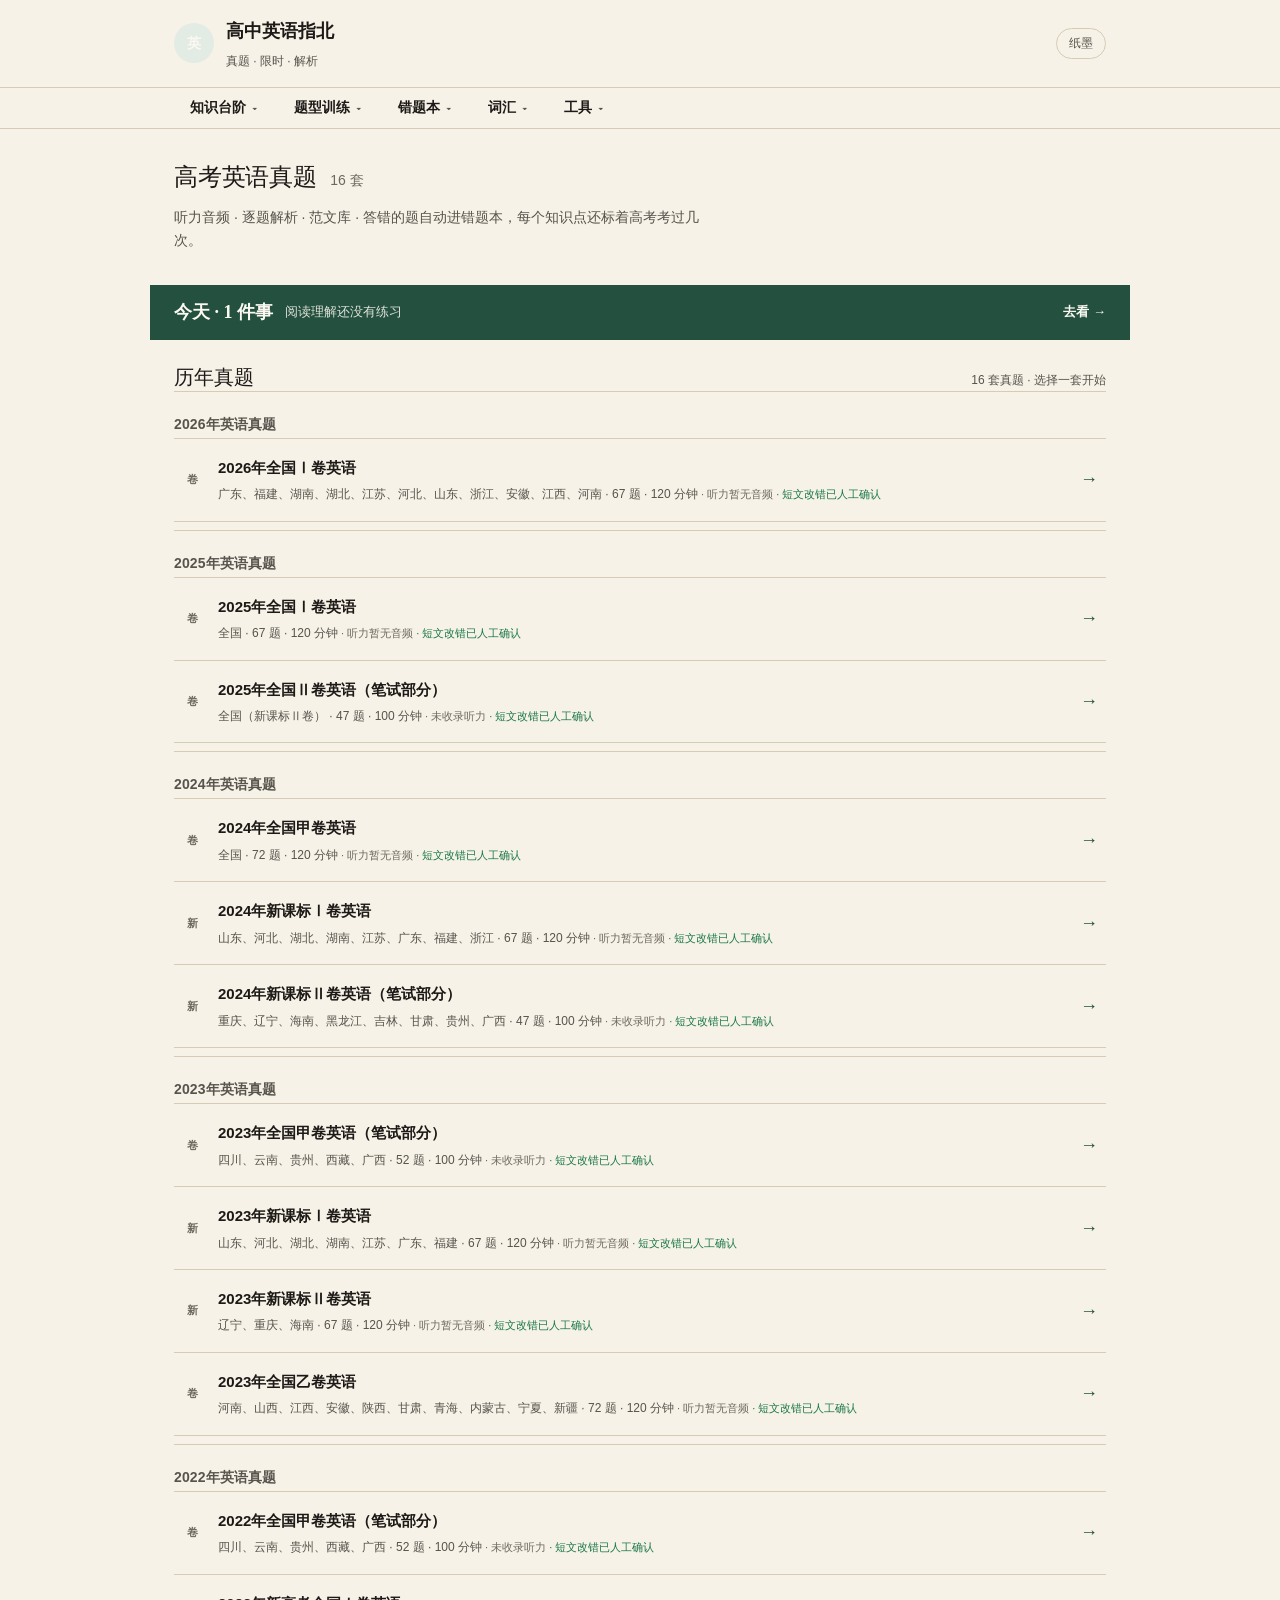
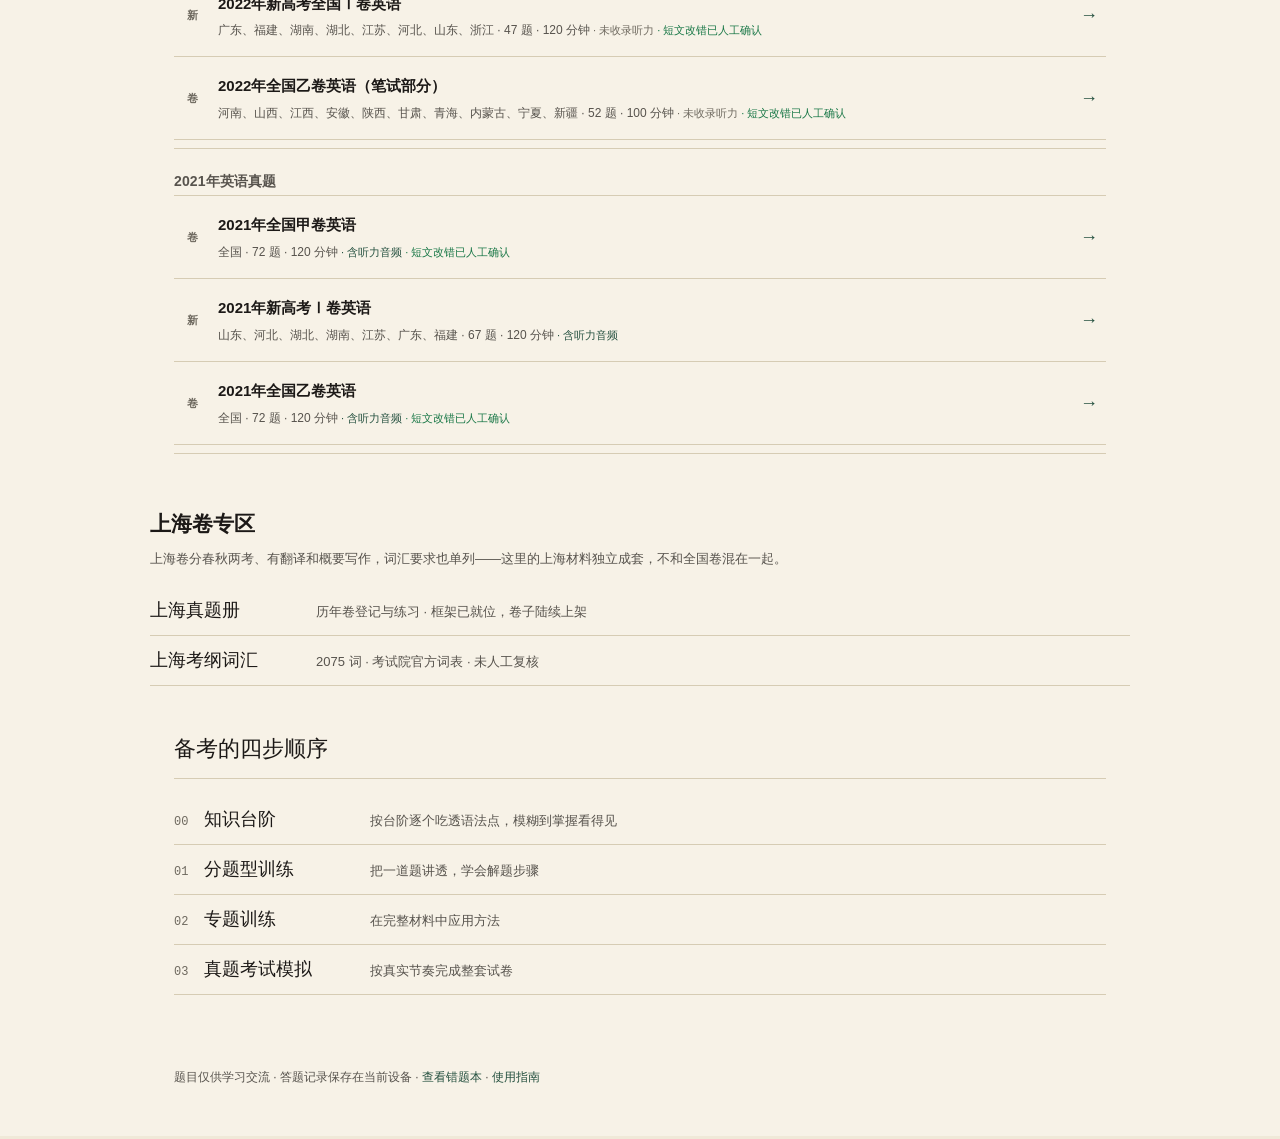
<file: index.html>
<!DOCTYPE html>
<html lang="zh-CN">
<head>
<meta charset="UTF-8">
<meta name="viewport" content="width=device-width, initial-scale=1.0, viewport-fit=cover">
<title>高中英语指北 - 限时练习 · 即时判分</title>
<!-- 主题预置（附录 C1）+ 做题页字号预置（附录 E3）：样式表加载前就把
     主题/字号类挂到 <html> 上，避免首帧闪错底色。
     合法值：主题 day / night（空 = 纸墨默认），字号 lg / xl（空 = 默认）；
     写入方是 app.js 的 theme-cycle / UI.bumpFs。 -->
<script>try{var _t=localStorage.getItem('gkyy_theme');if(_t==='day'||_t==='night')document.documentElement.classList.add('theme-'+_t);var _f=localStorage.getItem('gkyy_fs');if(_f==='lg'||_f==='xl')document.documentElement.classList.add('fs-'+_f);}catch(e){}</script>
<link rel="stylesheet" href="css/style.css">
<link rel="stylesheet" href="css/app.css">
<link rel="stylesheet" href="css/reference.css">
<link rel="stylesheet" href="css/training.css">
<link rel="stylesheet" href="css/platform.css">
<link rel="stylesheet" href="css/design-system.css">
<!-- components.css：全站可复用组件层（容器/卡片/网格/字段/状态）。
     插在 design-system.css 之后、learn/synonyms/word 之前，让页面级 CSS
     既能引用组件类，又能在需要时覆盖。 -->
<link rel="stylesheet" href="css/components.css">
<!-- 分台阶学习页（#/learn）专用样式，仅定义本页新增类名，复用全站 token -->
<link rel="stylesheet" href="css/learn.css">
<!-- 做题方法卡（M1）样式 -->
<link rel="stylesheet" href="css/methods.css">
<link rel="stylesheet" href="css/shanghai.css">
<!-- 同义近义反义（#/synonyms）星座探索页专用样式 -->
<link rel="stylesheet" href="css/synonyms.css">
<link rel="stylesheet" href="css/word.css">
<!-- 参考范文库（#/writing/models）+ 写作专题的新入口样式 -->
<link rel="stylesheet" href="css/writing.css">
<link rel="stylesheet" href="css/today.css">
<link rel="stylesheet" href="css/responsive.css">
<!-- 主题三态（附录 C1）：纸墨默认 / 白昼 / 夜间。只覆盖 style.css 的变量层，
     组件规则一律不改；排在 responsive 之后确保变量覆盖生效。 -->
<link rel="stylesheet" href="css/themes.css">
<!-- G3 打印/PDF 导出：错题本/复习队列/生词本三页的「打印」按钮 +
     Ctrl+P 兜底。全是 @media print 规则，不影响屏幕渲染。 -->
<link rel="stylesheet" href="css/print.css">
<!-- PWA（F9）：file:// 打开时浏览器会忽略 manifest（fetch 受限），http(s)
     部署后即可被识别为可安装应用。图标用 SVG，免生成多尺寸位图。 -->
<link rel="manifest" href="manifest.json">
<link rel="icon" href="assets/icon.svg" type="image/svg+xml">
<meta name="theme-color" content="#2e6b46">
</head>
<body>
<!-- 跳过导航：键盘/读屏用户第一个 Tab 就能直达主内容，不必逐个穿过顶栏链接。
     聚焦逻辑在 js/a11y.js（不写 location.hash，否则会触发路由回落到首页）。 -->
<a class="skip-link" href="#main">跳到主要内容</a>
<div id="app"></div>
<!-- 39 个外部脚本统一带 defer（2026-09-19）：下载并行、执行顺序不变 ——
     下面整条加载链依赖的就是这个顺序；defer 保证全部解析完才执行，
     #app 不必等 39 个脚本逐个串行下载完才见到内容。
     review.js 是纯计算（错题的间隔复习阶梯），被 js/store.js 的
     markMistakeReviewed 与各页面读取，排在 store.js 之前最省心。 -->
<script defer src="js/review.js"></script>
<script defer src="js/store.js"></script>
<!-- diagnose.js 只导出 Diagnose 常量，被 js/exam.js 的 collectMistakes 调用，
     必须排在它之前（这里全是普通 <script>，没有模块解析顺序兜底）。 -->
<script defer src="js/diagnose.js"></script>
<!-- subskill.js：12 个题型子技能的定义、节点→家族映射与三档度量（§8.4）。
     被 exam.js（交卷落账）、training.js（进度板）、mistakes.js（详情分派）引用。 -->
<script defer src="js/subskill.js"></script>
<!-- diagnostic.js：学业诊断组卷器 + 学业分析规则引擎（纯逻辑，E1/E3），
     被 app.js（开始诊断）与 ui/analysis.js（画像/方案）调用。 -->
<script defer src="js/diagnostic.js"></script>
<!-- redo.js：错题重做组卷器（附录 E1，纯逻辑），被 app.js 的 /redo 路由、
     openPaper 还原分支与结果页入口按钮调用；排在 ui/base.js 之后也兼容
     （eq 函数运行时取 UI.eqAnswer），这里紧随 diagnostic.js 同类纯逻辑。 -->
<script defer src="js/redo.js"></script>
<!-- 本地数据改为 <script> 注入全局变量（取代 fetch 本地 JSON）：file:// 双击
     打开时 fetch 会被 CORS 拦截，整站会卡在「页面加载失败」。这些 .js 在
     data-loader.js 之前加载，把数据挂到 window.__EXAMS__ / __KB__ /
     __EXAMS_CACHE__ 上；原 data/*.json 仍保留、内容不变。 -->
<script defer src="data/index.js"></script>
<!-- 每卷考点词（附录 E2，tools/build_examfreq.py 产出）：仅数 KB 的每卷
     top15 高考核心词榜，做题页卷头「考前 2 分钟」折叠块读取，window.__EXAM_WORDS__。 -->
<script defer src="data/examwords.js"></script>
<!-- 知识体系已重建为手写权威内容，入口改为 data/knowledge/index.js（window.__KB__），
     与考试加载链路(gen_data_js.py)分离；旧 data/knowledge.json / data/knowledge.js 不再加载。 -->
<script defer src="data/knowledge/index.js"></script>
<!-- 知识点考察频率（2026-09-22）：tools/build_kb_freq.js 从 16 套真题的解析
     统计，仅几 KB，随知识体系一起急加载（知识台阶 / 知识点详情 / 星图都用）。 -->
<script defer src="data/knowledge/freq.js"></script>
<!-- 做题方法卡（M1，#/methods 数据源）：全国卷五大客观题型的自著候选流程，
     每步 = 动作 + 禁止 + 卡住回退；步骤词表与错题「错在哪一步」标签共用。 -->
<script defer src="data/methods/index.js"></script>
<!-- 定位改写标注试点（2026-09-19）：AI 标注·未人核，与 verified 试卷数据
     分文件存放（window.__LOC__）；人核流程见文件头注释。 -->
<script defer src="data/loc/index.js"></script>
<!-- 上海专区：真题登记框架（papers 暂空）与考纲词汇（官方 PDF 解析，未人核）。
     与全国卷数据完全分开；上海卷制式不同，禁止复用 legacy/new 折算口径。
     sh-kaogang.js（226KB）已改为进上海词汇相关页时按需注入（js/ui/shanghai.js
     的 shVocabReady，与 examfreq/dict 同一懒加载模式），不再急载。 -->
<script defer src="data/shanghai/exams.js"></script>
<!-- 知识星图（#/knowledge-graph）的数据来自 __KB__（related 派生边），
     旧 knowledge_graph.json/.js 已随 D1 改造退役删除。 -->
<!-- 词库（高考/高中/初中/六级词汇，来自三个 git 仓库）：注册表 + 惰性 loader。
     各词书本体按需由 window.__VOCAB__.load(id) 注入，避免一次性加载全部。 -->
<script defer src="data/vocab/index.js"></script>
<!-- 同义/近义/反义词族（#/synonyms 数据源）：手写权威整理，window.__SYN__ -->
<script defer src="data/vocab/synonyms.js"></script>
<!-- 词缀表（前缀/后缀，#/synonyms 词缀派生连接的数据源）：手写权威整理，window.__AFFIX__。
     派生关系由页面运行时与高中词书逐词比对计算（去词缀后仍是词表词才成立）。 -->
<script defer src="data/vocab/affixes.js"></script>
<!-- 通用英汉词典（AsunDictionary，MIT，12.2 万词）：查词兜底，按首字母分片懒加载。 -->
<script defer src="data/vocab/dict.js"></script>
<!-- 真题考频（附录 C3，tools/build_examfreq.py 离线统计）不在此急加载：
     生成物约 MB 级，词条页 _fillWord 时才由 UI._freqReady() 按需注入
     data/examfreq.js（与 dict 分片同一懒加载模式），保持首屏轻。 -->
<script defer src="js/data-loader.js"></script>
<!-- js/ui/*.js：原 js/render.js 拆分而来。base.js 必须排在最前 ——
     它创建 UI 对象本体，其余四个文件用 Object.assign(UI, {…}) 往上挂页面。 -->
<script defer src="js/ui/base.js"></script>
<script defer src="js/ui/library.js"></script>
<script defer src="js/ui/exam-page.js"></script>
<script defer src="js/ui/dashboard.js"></script>
<script defer src="js/ui/mistakes.js"></script>
<!-- 做题方法卡（M1）：#/methods 门厅与单卡 + 错题「错在哪一步」chips 与聚合 -->
<script defer src="js/ui/methods.js"></script>
<!-- 上海专区：门厅 + 真题册（框架）+ 考纲词汇浏览 -->
<script defer src="js/ui/shanghai.js"></script>
<script defer src="js/ui/insights.js"></script>
<script defer src="js/ui/drill.js"></script>
<script defer src="js/ui/search.js"></script>
<script defer src="js/ui/synonyms.js"></script>
<!-- 查词模块（C4/C6）：#/word 词条页 + 点击查词取词逻辑 -->
<script defer src="js/ui/word.js"></script>
<script defer src="js/ui/phrases.js"></script>
<!-- 学业分析（E1/E2/E3）：#/analysis 画像与每日方案、诊断说明/结果页。
     依赖 js/diagnostic.js（组卷+规则引擎），排在它之后。 -->
<script defer src="js/ui/analysis.js"></script>
<script defer src="js/ui/today.js"></script>
<script defer src="js/ui/guide.js"></script>
<script defer src="js/exam.js"></script>
<script defer src="js/training.js"></script>
<script defer src="js/training-page.js"></script>
<script defer src="js/topic.js"></script>
<!-- 参考范文库（#/writing/models）：汇总各卷 modelAnswer，按题型筛选搜索。
     调 Topic.writingType 复用同一套细分类型规则，必须排在 topic.js 之后。 -->
<script defer src="js/ui/writing.js"></script>
<script defer src="js/knowledge-graph.js"></script>
<script defer src="js/app.js"></script>
<script defer src="js/ui-sheet.js"></script>
<script defer src="js/a11y.js"></script>
</body>
</html>
</file>
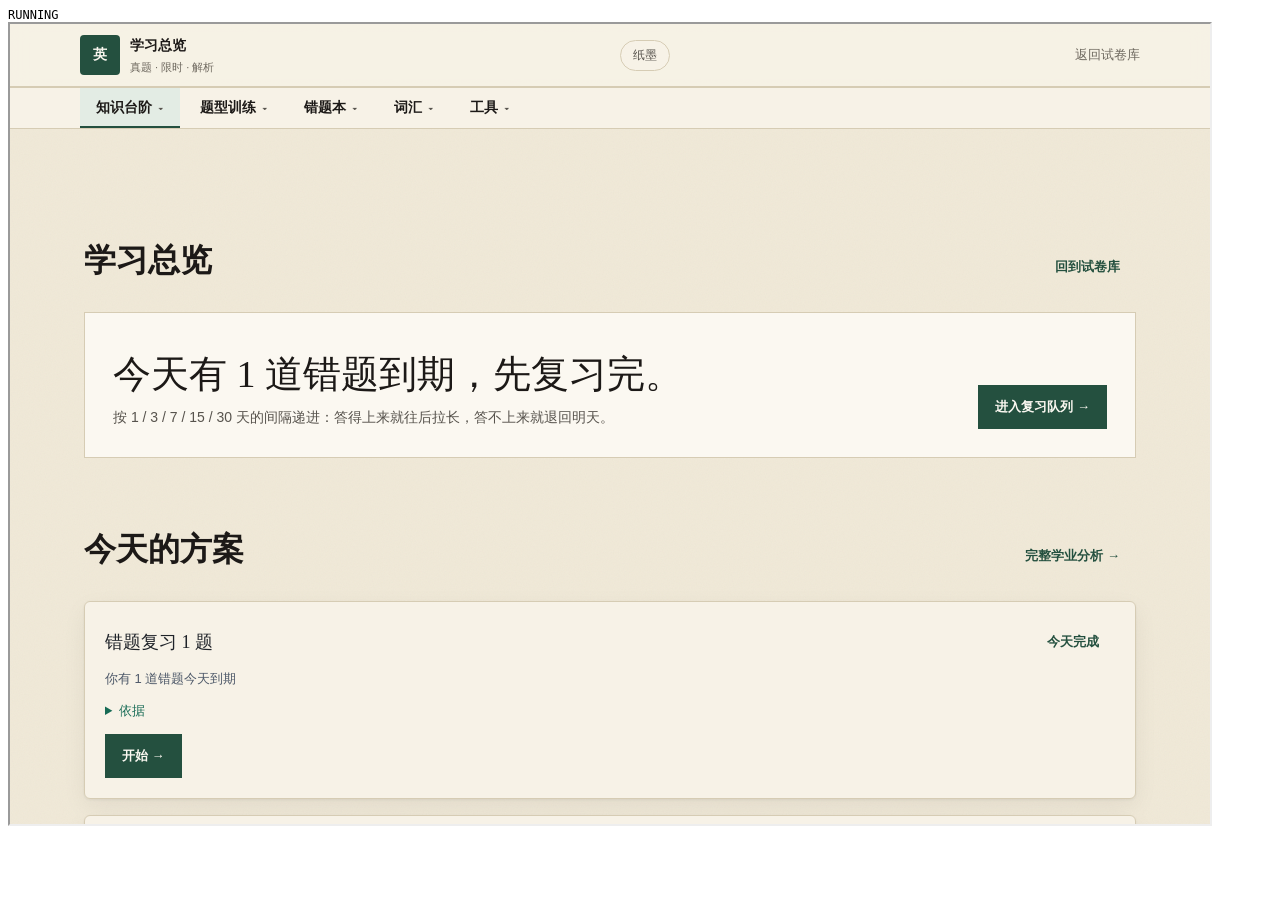
<file: contrast-audit.html>
<!DOCTYPE html>
<html lang="zh-CN">
<head><meta charset="UTF-8"><title>contrast audit</title>
<style>#out{font:12px monospace;white-space:pre-wrap}</style></head>
<body>
<div id="out">RUNNING</div>
<iframe id="f" src="index.html#/" width="1200" height="800"></iframe>
<script>
/* 在真实渲染结果上量对比度：不猜背景，而是沿祖先链找第一个不透明底色，
   这样「白卡片上的灰字」和「页面底色上的灰字」不会被算成同一个值。 */
const routes = ['#/', '#/dashboard', '#/mistakes', '#/mistake/0', '#/review-queue',
  '#/knowledge',
  '#/knowledge-graph', '#/topics', '#/topic/reading', '#/topic/listening',
  '#/topic/cloze', '#/topic/seven', '#/topic/grammar', '#/topic/proofreading',
  '#/topic/writing', '#/training', '#/training/reading', '#/training/cloze',
  '#/training/reading/example', '#/simulation',
  '#/exam/gk2021-jia', '#/review/gk2021-jia', '#/result/gk2021-jia'];

function lin(c) { c /= 255; return c <= 0.03928 ? c / 12.92 : Math.pow((c + 0.055) / 1.055, 2.4); }
function lum(rgb) { return 0.2126 * lin(rgb[0]) + 0.7152 * lin(rgb[1]) + 0.0722 * lin(rgb[2]); }
function parse(s) {
  const m = s.match(/rgba?\(([\d.]+),\s*([\d.]+),\s*([\d.]+)(?:,\s*([\d.]+))?\)/);
  if (!m) return null;
  return [+m[1], +m[2], +m[3], m[4] === undefined ? 1 : +m[4]];
}
function over(fg, bg) { /* alpha 合成 */
  const a = fg[3];
  return [0, 1, 2].map(i => fg[i] * a + bg[i] * (1 - a));
}
function ratio(a, b) {
  const la = lum(a), lb = lum(b), hi = Math.max(la, lb), lo = Math.min(la, lb);
  return (hi + 0.05) / (lo + 0.05);
}
function effBg(w, el) {
  let stack = [], n = el;
  while (n && n.nodeType === 1) {
    const c = parse(w.getComputedStyle(n).backgroundColor);
    if (c && c[3] > 0) { stack.push(c); if (c[3] === 1) break; }
    n = n.parentElement;
  }
  let base = [255, 255, 255];
  for (let i = stack.length - 1; i >= 0; i--) base = over(stack[i], base);
  return base;
}
function ownText(el) {
  for (const n of el.childNodes) if (n.nodeType === 3 && n.textContent.trim()) return n.textContent.trim();
  return '';
}
function sig(el) {
  let s = el.tagName.toLowerCase();
  if (el.className && typeof el.className === 'string') s += '.' + el.className.trim().split(/\s+/).join('.');
  return s;
}
function ready(fr) {
  return new Promise(res => {
    const t = setInterval(() => {
      const d = fr.contentDocument;
      if (d && d.getElementById('app') && d.getElementById('app').children.length) { clearInterval(t); res(); }
    }, 100);
    setTimeout(() => { clearInterval(t); res(); }, 12000);
  });
}
const sleep = ms => new Promise(r => setTimeout(r, ms));

(async () => {
  const fr = document.getElementById('f');
  await ready(fr);
  const w = fr.contentWindow, d = fr.contentDocument;

  /* 让 #/result 与 #/review 有记录可读 */
  const ex = await (await fetch('data/exams/gk2021-jia.json')).json();
  const sec = ex.sections.find(s => (s.questions || []).some(q => q.options && q.options.length));
  const q0 = sec.questions.find(q => q.options && q.options.length);
  const wrong = q0.options.map(o => o.letter).find(l => l !== q0.answer);
  w.eval('Store.saveRecord("gk2021-jia",' + JSON.stringify({
    answers: {[sec.key + '-' + q0.id]: wrong}, submittedAt: Date.now(),
    durationUsed: 600, score: 96, total: 150,
    sectionScores: {'听力部分': {correct: 12, total: 20, manual: 0}}
  }) + ')');
  /* 造一条错题，让错题本/知识页有内容可量。
     causeSource:'auto' 是为了让「自动判定 · 可修正」徽标出现在页面上 ——
     它有自己的一套配色（css/reference.css 的 .cause-auto），
     不种这个字段，这块新增的蓝底蓝字就没人量对比度。 */
  w.eval('Store.addMistakes(' + JSON.stringify([{
    examId: 'gk2021-jia', examTitle: ex.title, sectionKey: sec.key, qid: q0.id,
    type: sec.partTitle, stem: q0.stem, myAnswer: wrong, answer: q0.answer,
    explanation: q0.explanation || '',
    cause: '篇章', subCause: '细节定位', knowledgeNode: '细节理解', causeSource: 'auto'
  }]) + ')');

  const bad = new Map();
  const empty = [];
  for (const r of routes) {
    w.location.hash = r;
    await sleep(900);
    const app = d.getElementById('app');
    if (!app || !app.children.length || app.querySelector('.empty-state')) empty.push(r);
    for (const el of d.querySelectorAll('#app *')) {
      const t = ownText(el);
      if (!t) continue;
      const cs = w.getComputedStyle(el);
      if (cs.visibility === 'hidden' || cs.display === 'none' || +cs.opacity === 0) continue;
      const fg = parse(cs.color);
      if (!fg || fg[3] === 0) continue;
      const bg = effBg(w, el);
      const cRatio = ratio(over(fg, bg), bg);
      const px = parseFloat(cs.fontSize);
      const boldish = +cs.fontWeight >= 700;
      const large = px >= 24 || (px >= 18.66 && boldish);   /* WCAG large-text 定义 */
      const need = large ? 3 : 4.5;
      if (cRatio < need - 0.005) {
        const k = sig(el) + '|' + cs.color + '|' + Math.round(px);
        if (!bad.has(k)) bad.set(k, {
          sel: sig(el), color: cs.color, bg: 'rgb(' + bg.map(Math.round).join(',') + ')',
          ratio: cRatio.toFixed(2), need, px: Math.round(px), route: r, text: t.slice(0, 18)
        });
      }
    }
  }
  const rows = [...bad.values()].sort((a, b) => a.ratio - b.ratio);
  document.getElementById('out').textContent =
    'AUDIT-DONE  routes=' + routes.length + '  violations=' + rows.length +
    '  emptyRoutes=' + (empty.join(',') || 'none') + '\n' +
    rows.map(x => x.ratio + ' (need ' + x.need + ')  ' + x.px + 'px  ' + x.color + ' on ' + x.bg +
                  '  ' + x.sel + '  @' + x.route + '  «' + x.text + '»').join('\n');
})().catch(e => { document.getElementById('out').textContent = 'HARNESS-ERROR ' + (e && e.stack || e); });
</script>
</body>
</html>
</file>
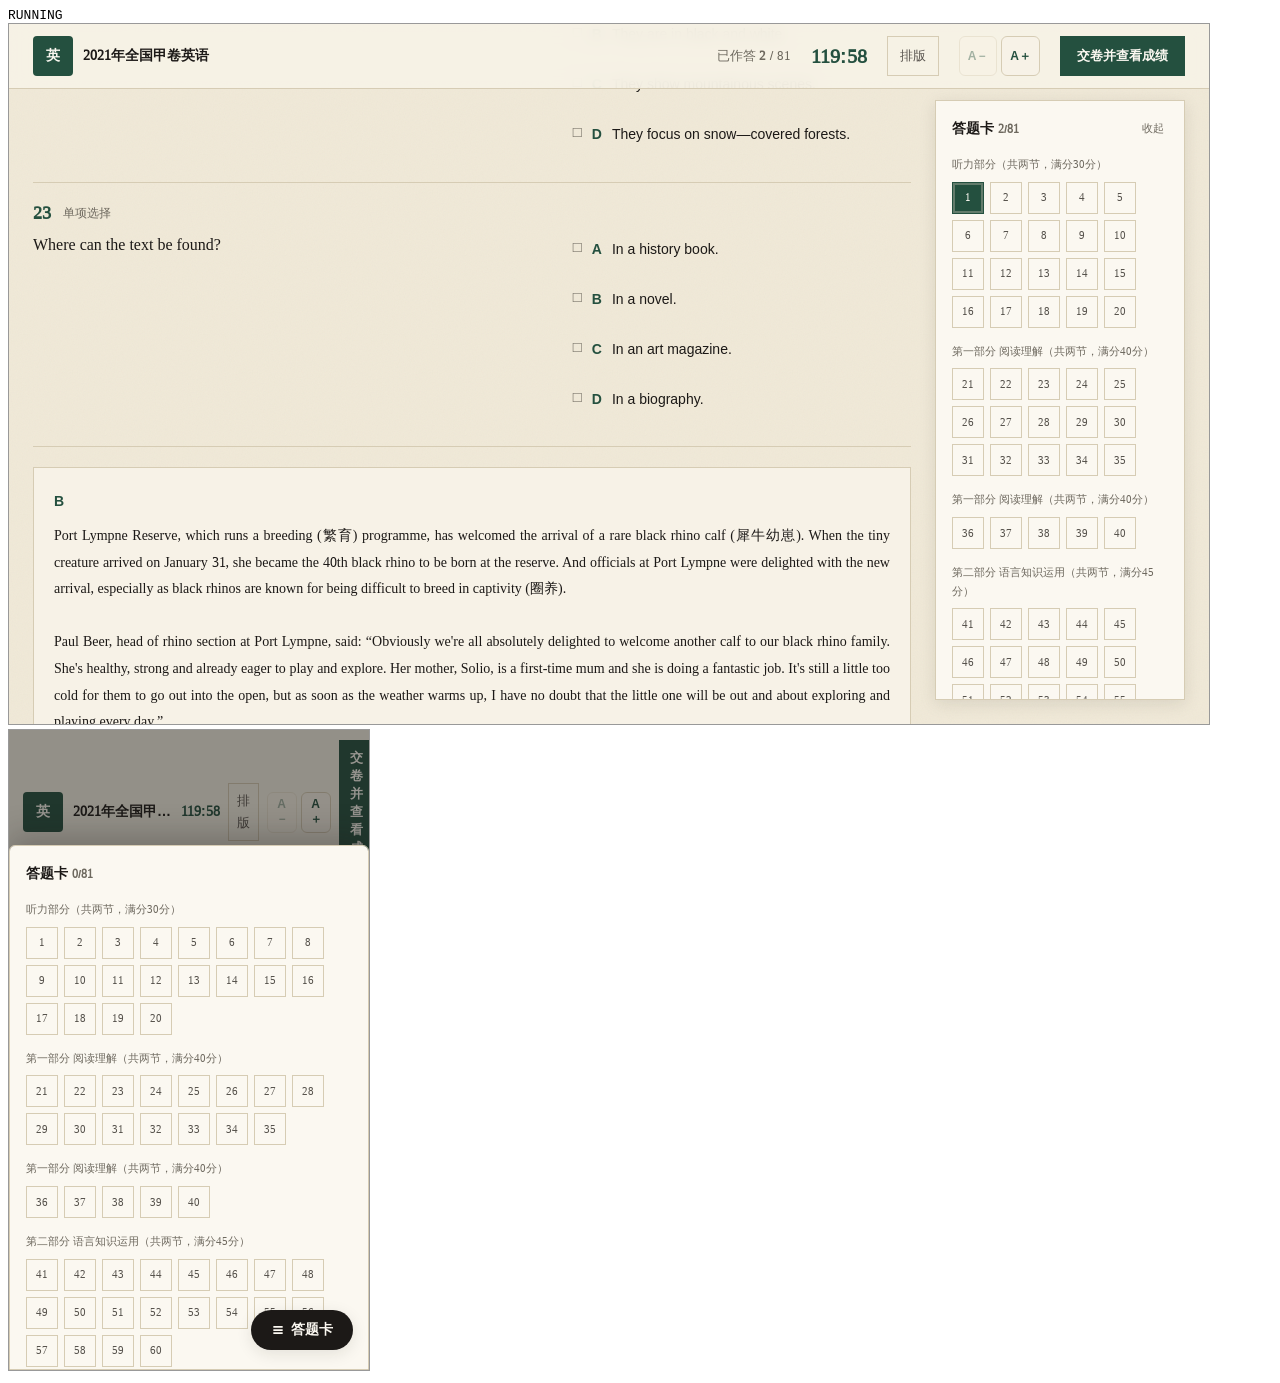
<file: smoke-test.html>
<!DOCTYPE html>
<html lang="zh-CN">
<head><meta charset="UTF-8"><title>smoke</title>
<style>iframe{border:1px solid #999}#out{font:13px monospace;white-space:pre-wrap}</style>
</head>
<body>
<div id="out">RUNNING</div>
<!-- 桌面宽度与手机宽度各开一个 iframe：媒体查询按 iframe 视口计算，
     所以 360px 的那个会真正命中 @media(max-width:800px) 抽屉分支 -->
<iframe id="wide" src="index.html#/exam/gk2021-jia" width="1200" height="700"></iframe>
<iframe id="narrow" src="index.html#/exam/gk2021-jia" width="360" height="640"></iframe>
<script>
const lines = [];
function ok(c, msg, extra) { lines.push((c ? 'PASS  ' : 'FAIL  ') + msg + (extra ? '  [' + extra + ']' : '')); }
function css(w, el, p) { return w.getComputedStyle(el).getPropertyValue(p); }
function ready(fr) {
  return new Promise(res => {
    const t = setInterval(() => {
      const d = fr.contentDocument;
      if (d && d.querySelector('.answer-sheet')) { clearInterval(t); res(); }
    }, 100);
    setTimeout(() => { clearInterval(t); res(); }, 12000);
  });
}
function sleep(ms) { return new Promise(r => setTimeout(r, ms)); }

(async () => {
  const wide = document.getElementById('wide'), narrow = document.getElementById('narrow');
  await Promise.all([ready(wide), ready(narrow)]);
  await sleep(400);

  /* ---------- 1. 桌面：试卷页渲染 ---------- */
  let w = wide.contentWindow, d = wide.contentDocument;
  const sheet = d.querySelector('.answer-sheet');
  ok(!!d.querySelector('.exam-layout'), '桌面 试卷页渲染出 .exam-layout');
  ok(d.querySelectorAll('.question').length > 20, '桌面 题目数 > 20', d.querySelectorAll('.question').length);
  ok(!!sheet && css(w, sheet, 'display') !== 'none', '桌面 答题卡可见', sheet && css(w, sheet, 'display'));
  ok(css(w, d.querySelector('.mobile-sheet-btn'), 'display') === 'none', '桌面 悬浮答题卡按钮隐藏');

  /* ---------- 2. 点题号不摧毁考试现场（最严重的原 bug） ---------- */
  const hashBefore = w.location.hash;
  const dots = d.querySelectorAll('.sheet-dot');
  dots[dots.length - 1].click();
  await sleep(500);
  ok(w.location.hash === hashBefore, '点题号后 hash 未被改写', w.location.hash);
  ok(!!d.querySelector('.exam-layout'), '点题号后试卷页仍在（未回落首页）');
  ok(d.activeElement && d.activeElement !== d.body, '点题号后焦点已移交题目', d.activeElement && d.activeElement.tagName);

  /* ---------- 3. 焦点环颜色 ≥3:1（用变量实际解析值核对） ---------- */
  const ring = css(w, d.documentElement, '--focus-ring').trim();
  ok(ring === '#0b1220', '焦点环令牌为深色 #0b1220', ring);
  const serif = css(w, d.documentElement, '--serif');
  ok(!/Source Serif 4/.test(serif), 'Web 字体已从字体栈移除', serif.slice(0, 40));
  ok(![...d.styleSheets].some(s => { try { return [...s.cssRules].some(r => r.type === CSSRule.IMPORT_RULE); } catch (e) { return false; } }),
     '无 @import 阻塞规则');

  /* ---------- 4. 答题：单选写入 + 答题卡与顶栏进度实时更新 ---------- */
  const radio = d.querySelector('.option input[type=radio]');
  const wasSelected = radio.checked;
  radio.click();
  await sleep(250);
  ok(radio.closest('.option').classList.contains('selected'), '选中后 .option.selected 生效');
  const qkey = radio.dataset.qid;
  const dot = d.querySelector('.sheet-dot[href="#q-' + qkey + '"]');
  ok(!!dot && dot.classList.contains('done'), '该题号格实时变为 .done', qkey);
  ok(d.querySelectorAll('.sheet-dot.done').length >= 1, '答题卡出现 .done 记忆点',
     d.querySelectorAll('.sheet-dot.done').length);
  /* 上一轮跑测留下的草稿会让初始计数就非 0，所以不测「是否变化」，
     而测「顶栏数字 == 答题卡实际点亮数」——这才是同步是否正确的判据。 */
  function progressNum() {
    const b = d.querySelector('.progress b');
    return b ? Number(b.textContent.trim()) : NaN;
  }
  ok(progressNum() === d.querySelectorAll('.sheet-dot.done').length,
     '顶栏已答计数 == 答题卡点亮数',
     progressNum() + ' vs ' + d.querySelectorAll('.sheet-dot.done').length);
  ok(/^\d+\/\d+$/.test(d.querySelector('.sheet-title small').textContent.trim()),
     '答题卡标题计数在位', d.querySelector('.sheet-title small').textContent);
  ok(d.querySelector('.sheet-title small').textContent.trim().split('/')[0] === String(progressNum()),
     '答题卡标题与顶栏一致');
  /* 主观题输入也要计入进度 */
  const ta = d.querySelector('textarea.writing-input, textarea.fill-input');
  if (ta) {
    const before = progressNum();
    ta.value = '';
    ta.dispatchEvent(new w.Event('input', {bubbles: true}));
    await sleep(150);
    const cleared = progressNum();
    ta.value = '测试作答';
    ta.dispatchEvent(new w.Event('input', {bubbles: true}));
    await sleep(200);
    const tdot = d.querySelector('.sheet-dot[href="#q-' + ta.dataset.qid + '"]');
    ok(!!tdot && tdot.classList.contains('done'), '主观题输入后题号格也变 .done', ta.dataset.qid);
    ok(progressNum() === cleared + 1, '主观题写入使计数 +1', cleared + ' -> ' + progressNum());
    ok(progressNum() === d.querySelectorAll('.sheet-dot.done').length, '写入后两处计数仍一致');
  }

  /* ---------- 5. 手机宽度：抽屉必须能出现 ---------- */
  let nw = narrow.contentWindow, nd = narrow.contentDocument;
  const nsheet = nd.querySelector('.answer-sheet');
  const scrim = nd.querySelector('.sheet-scrim');
  const btn = nd.querySelector('.mobile-sheet-btn');
  ok(nw.matchMedia('(max-width: 800px)').matches, '窄 iframe 命中 800px 断点');
  ok(css(nw, nsheet, 'display') !== 'none', '窄屏 抽屉 display 不再是 none', css(nw, nsheet, 'display'));
  ok(css(nw, btn, 'display') !== 'none', '窄屏 悬浮按钮可见', css(nw, btn, 'display'));
  /* headless 的虚拟时间不推进合成器动画，过渡中的值会被冻结在起始帧。
     这里关掉过渡再测，检验的是级联结果（真正修的东西），不依赖动画时钟。 */
  nsheet.style.transition = 'none';
  scrim.style.transition = 'none';
  const closedY = css(nw, nsheet, 'transform');
  btn.click();
  await sleep(400);
  ok(nsheet.classList.contains('open'), '点按钮后抽屉加上 .open');
  ok(btn.getAttribute('aria-expanded') === 'true', 'aria-expanded 同步为 true');
  ok(scrim.classList.contains('show'), '遮罩加上 .show');
  ok(css(nw, scrim, 'opacity') === '1', '遮罩不透明度到 1', css(nw, scrim, 'opacity'));
  ok(css(nw, scrim, 'pointer-events') === 'auto', '遮罩可接收点击（点外部可关）');
  ok(nd.body.classList.contains('sheet-open'), 'body.sheet-open 已加（锁背景滚动）');
  ok(css(nw, nd.body, 'overflow') === 'hidden', '背景滚动已锁', css(nw, nd.body, 'overflow'));
  const openY = css(nw, nsheet, 'transform');
  ok(openY !== closedY && /matrix\(1, 0, 0, 1, 0, 0\)|none/.test(openY),
     '抽屉 transform 归零（滑入）', closedY + ' -> ' + openY);
  const r = nsheet.getBoundingClientRect();
  ok(r.height > 100 && r.top < nw.innerHeight && r.bottom > 0, '抽屉进入视口',
     JSON.stringify({t: Math.round(r.top), h: Math.round(r.height), vh: nw.innerHeight}));
  ok(Number(css(nw, nsheet, 'z-index')) > Number(css(nw, scrim, 'z-index')), '抽屉层级高于遮罩');

  /* 窄屏点题号：应关闭抽屉且不改 hash */
  const nHash = nw.location.hash;
  nd.querySelectorAll('.sheet-dot')[3].click();
  await sleep(500);
  ok(!nsheet.classList.contains('open'), '窄屏点题号后抽屉自动收起');
  ok(nw.location.hash === nHash, '窄屏点题号后 hash 未变', nw.location.hash);
  ok(!nd.body.classList.contains('sheet-open'), 'body.sheet-open 已移除');

  /* Esc 关闭 */
  btn.click(); await sleep(400);
  nd.dispatchEvent(new KeyboardEvent('keydown', {key: 'Escape', bubbles: true}));
  await sleep(400);
  ok(!nsheet.classList.contains('open'), 'Esc 关闭抽屉');
  ok(nd.activeElement === btn, 'Esc 后焦点回到悬浮按钮', nd.activeElement && nd.activeElement.className);

  /* ---------- 6. 解析模式：对错必须看得见 ---------- */
  w.location.hash = '#/exam/gk2021-jia';
  await sleep(300);
  /* 直接构造一条记录后进 review：交卷流程较长，这里走 Store + #/review */
  const ex = await (await fetch('data/exams/gk2021-jia.json')).json();
  const first = ex.sections.find(s => (s.questions || []).some(q => q.options && q.options.length));
  const q0 = first.questions.find(q => q.options && q.options.length);
  const wrongLetter = q0.options.map(o => o.letter).find(l => l !== q0.answer);
  const key = first.key + '-' + q0.id;
  /* store.js 用 `const Store`（词法全局，不挂 window），跨 frame 只能靠该窗口自身 eval 取到 */
  w.eval('Store.saveRecord(' + JSON.stringify('gk2021-jia') + ',' + JSON.stringify({
    answers: {[key]: wrongLetter}, submittedAt: Date.now(), durationUsed: 600,
    score: 10, sectionScores: {}
  }) + ')');
  w.location.hash = '#/review/gk2021-jia';
  await sleep(900);
  const rq = d.getElementById('q-' + key);
  ok(!!rq, '解析页渲染出该题', key);
  if (rq) {
    ok(rq.classList.contains('review'), '题块带 .review');
    ok(rq.classList.contains('wrong'), '错题题块带 .wrong');
    const corr = rq.querySelector('.option.correct');
    const mine = rq.querySelector('.option.selected');
    ok(!!corr, '正解选项带 .correct');
    const bgC = corr && css(w, corr, 'background-color');
    ok(bgC && bgC !== 'rgba(0, 0, 0, 0)', '正解有底色（非透明）', bgC);
    const afterC = corr && w.getComputedStyle(corr, '::after').content;
    ok(afterC && afterC.indexOf('正确答案') > -1, '正解有文字标记（非纯色彩通道）', afterC);
    const afterM = mine && w.getComputedStyle(mine, '::after').content;
    ok(afterM && afterM.indexOf('你选的') > -1, '错选有文字标记', afterM);
    ok(css(w, rq, 'border-left-color') !== css(w, d.querySelector('.question:not(.wrong)') || rq, 'border-left-color')
       || rq.classList.contains('wrong'), '错题左侧标线与正常题不同');
    const mark = rq.querySelector('.mark');
    ok(!!mark && mark.textContent.trim().length > 0, '题头判分文字存在', mark && mark.textContent.trim());
  }

  /* ---------- 7. 首页 / 各分区页不报错 ---------- */
  const routes = ['#/', '#/dashboard', '#/mistakes', '#/topics', '#/training', '#/simulation', '#/knowledge'];
  const errs = [];
  w.onerror = (m) => errs.push(m);
  for (const r2 of routes) {
    w.location.hash = r2;
    await sleep(450);
    const has = d.querySelector('#app') && d.querySelector('#app').children.length > 0;
    ok(has, '路由 ' + r2 + ' 渲染出内容');
  }
  ok(errs.length === 0, '路由巡检无 window.onerror', errs.join(' | '));

  /* ---------- 8. 错题 sectionKey 必须能落盘（决定「回到对应训练」入口存不存在） ---------- */
  w.eval('Store.clearMistakes()');
  w.eval('Store.addMistakes(' + JSON.stringify([{
    examId: 'gk2021-jia', examTitle: '2021 全国甲卷', sectionKey: 'grammar',
    qid: 61, type: '语法填空', stem: '测试题干', myAnswer: 'A', answer: 'B'
  }]) + ')');
  const back = w.eval('JSON.stringify(Store.getMistakes()[0])');
  ok(JSON.parse(back).sectionKey === 'grammar', 'sectionKey 通过 Store 白名单', JSON.parse(back).sectionKey);
  w.location.hash = '#/mistakes';
  await sleep(500);
  const trainLink = d.querySelector('.mistake-actions a[href="#/training/grammar"]');
  ok(!!trainLink, '错题本出现「回到对应训练」入口', trainLink && trainLink.getAttribute('href'));

  /* ---------- 9. 分题型例题页：曾对每个题型都白屏（meta 未挂到 item 上） ---------- */
  const tKeys = ['listening','reading','seven','cloze','grammar','proofreading','writing_app','writing_cont'];
  const blank = [];
  for (const k of tKeys) {
    w.location.hash = '#/training/' + k + '/example';
    await sleep(600);
    /* 该题型无题时 example() 会跳回 #/training，这属正常回落，不算白屏 */
    const fellBack = w.location.hash === '#/training';
    if (!fellBack && !d.querySelector('.lesson-page')) blank.push(k);
  }
  ok(blank.length === 0, '例题页无白屏题型', blank.join(',') || 'none');

  /* ---------- 10. 解析对象必须走 explanationHtml（曾拼成 [object Object]） ----------
     题库里 847/987 道题的 explanation 是结构化对象；例题页「看老师解析」和
     独立训练的作答反馈原本用 UI.text(q.explanation)，String(对象) 直接得到
     "[object Object]"，这两处解析整段是坏的。这里按渲染结果判定。 */
  w.location.hash = '#/training/reading/example';
  await sleep(700);
  /* 四步逐步推进：每步只渲染「上一步/下一步」两个按钮，
     所以要连点到最后一步，才会出现「看老师解析」。 */
  for (let i = 0; i < 5; i++) {
    if (d.querySelector('[data-lesson-answer]')) break;
    const next = [...d.querySelectorAll('[data-lesson-step]')].pop();
    if (!next) break;
    next.click();
    await sleep(300);
  }
  const revealBtn = d.querySelector('[data-lesson-answer]');
  ok(!!revealBtn, '例题末步出现「看老师解析」按钮');
  if (revealBtn) {
    revealBtn.click();
    await sleep(400);
    const box = d.getElementById('lesson-answer');
    const txt = box ? box.textContent : '';
    ok(!/\[object Object\]/.test(txt), '老师解析无 [object Object]');
    ok(!!box.querySelector('.explanation-block, .explanation-body, .explanation-point'),
       '老师解析渲染出结构化解析块',
       box.querySelector('.explanation-block, .explanation-body, .explanation-point') ? 'yes' : 'no');
  }

  const rows = d.querySelectorAll('.training-row');
  w.location.hash = '#/training/reading';
  await sleep(900);
  const firstRow = d.querySelector('.training-row');
  if (firstRow) {
    w.location.hash = firstRow.getAttribute('href').slice(1);
    await sleep(900);
    const submit = d.querySelector('[data-training-submit]');
    if (submit) {
      submit.click();
      await sleep(300);
      const fb = d.getElementById('training-feedback');
      ok(!/\[object Object\]/.test(fb ? fb.textContent : ''), '独立训练反馈无 [object Object]');
    }
  }

  /* ---------- 11. 听力专题复盘：解析同样是结构化对象 ----------
     题库里 200 道听力题有 60 道（gk2023-xgk2 全卷）的 explanation 是 dict，
     原来 reportListening 用 this.text(q.explanation) 直接拼，这 60 题的
     「基础解析」整段渲染成 "[object Object]"。选材页第一张卡是 gk2021-jia
     （解析为空），所以必须显式挑到 gk2023-xgk2 才能覆盖到这条路径。 */
  w.location.hash = '#/topic/listening';
  await sleep(900);
  const lpick = d.querySelector('[data-listening-choice="gk2023-xgk2"]');
  ok(!!lpick, '听力选材页出现 gk2023-xgk2（含结构化解析的一套）');
  if (lpick) {
    lpick.click();
    await sleep(700);
    /* 先答一题再提交：全空也能提交，但复盘行至少要有一条走 is-wrong 分支 */
    const lr0 = d.querySelector('.topic-question input[type=radio]');
    if (lr0) { lr0.checked = true; lr0.dispatchEvent(new w.Event('change', {bubbles: true})); }
    await sleep(200);
    d.querySelector('[data-listening-submit]')?.click();
    await sleep(800);
    const lrep = d.querySelector('.topic-report');
    ok(!!lrep, '听力专题进入复盘页');
    const ltxt = lrep ? lrep.textContent : '';
    ok(!/\[object Object\]/.test(ltxt), '听力复盘无 [object Object]');
    ok(!!d.querySelector('.topic-review-row .explanation-block'),
       '听力复盘渲染出结构化解析块',
       d.querySelectorAll('.topic-review-row .explanation-block').length + ' blocks');
    ok(/暂无文字稿|./.test(ltxt) && d.querySelectorAll('.listening-review details').length > 0,
       '听力复盘逐题带文字稿折叠区',
       d.querySelectorAll('.listening-review details').length);
  }

  const fails = lines.filter(l => l.startsWith('FAIL')).length;
  document.getElementById('out').textContent =
    'DONE  total=' + lines.length + '  fail=' + fails + '\n' + lines.join('\n');
})().catch(e => {
  document.getElementById('out').textContent = 'HARNESS-ERROR ' + (e && e.stack || e) + '\n' + lines.join('\n');
});
</script>
</body>
</html>
</file>
<file: css/style.css>
/* ===== 高考英语真题在线 · 基础层（令牌 + 顶栏 + 少量试卷补充） =====
   作用域说明（避免再次长出死代码）：
     · 本文件 = 全站设计令牌 + .topbar 顶栏 + 成绩/错题卡片的外观补充
     · 题库首页、试卷页主体、答题卡：app.css
     · 学习平台 / 专题 / 错题本 / 知识图谱：platform.css
     · 题库档案页与解析排版：reference.css
     · 分题型训练与讲义：training.css
     · 无障碍、移动端答题卡抽屉、判分状态：design-system.css
   清理记录：本文件原有 105 条 render.js 从未输出的选择器（另一套首页卡片
   .exam-card/.exam-grid、另一套试卷排版 .paper/.opt/.q-block/.blank、
   计时器 .timer-box、交卷弹窗 .modal、成绩条 .section-bars 等，占文件 65%），
   以及被 app.css 完全覆盖的重复定义（.exam-layout/.q-head/.brand/.exam-meta），
   均已删除。新增样式前请先确认 render 层真的会输出该类名。 */

/* =====================================================================
   设计令牌（唯一事实源：项目根目录 DESIGN.md）
   方向：C · 铅字印刷 —— 米黄纸 / 油墨黑 / 双线报头 / 等宽方括号题号
   旧令牌名（--bg / --blue / --gold …）保留为别名并指向新值，
   使既有 CSS 与 6000 行 JS 无需同步改动即可迁移；分区配色与成就金退役。
   ===================================================================== */
:root {
  /* ---------- 纸与墨：中性骨架 ----------
     底色是米黄纸 #f0e9d8 —— 品牌基底，全站不用纯白作页面底。 */
  --paper-0: #f0e9d8;                    /* 页面底：米黄纸 */
  --paper-1: #f7f2e7;                    /* 卡片 / 抬升面 */
  --paper-2: #fbf8f1;                    /* 最高面：输入框、弹层、悬浮答题卡 */
  --paper-1-glass: rgba(247, 242, 231, .92);  /* 顶栏半透明，融入页面不悬空 */

  /* 对比度为实测值（WCAG 2.1，纸底 #f0e9d8 / 卡面 #f7f2e7）。
     三级文字与功能色一律按 AA 正文 4.5:1 校准，不靠“看着还行”放行。 */
  --ink:   #1c1917;   /* 主文字：油墨黑   14.45:1 / 15.66:1  AAA */
  --ink-2: #57534d;   /* 次要文字          6.31:1 /  6.84:1  AA  */
  --ink-3: #6e695f;   /* 三级 / 元信息     4.51:1 /  4.89:1  AA
                         原 #857e73 实测仅 3.32:1，不达 AA，已压暗至达标。 */

  --line:        #d6ccb4;   /* 常规分隔：分栏线、列表分隔（装饰性，不承载信息 1.32:1） */
  --line-strong: #bdb096;   /* 强调分隔：边框、输入框、报头细线（1.77:1） */

  /* ---------- 重音：全站唯一（深墨绿） ---------- */
  --accent:      #24503f;   /* 7.56:1 / 8.20:1  AA */
  --accent-soft: #e3ece4;   /* 选中态底色 */
  --accent-line: #637c6c;   /* 选中态边框 3.75:1 / 4.06:1，非文本 ≥3:1
                               原 #9db8a8 实测仅 1.76:1，选中反馈几乎看不见，已压暗。 */

  /* ---------- 功能色：语义固定，必配图标或文字，不以色为唯一载体 ---------- */
  --red: #a3352b;   --red-soft: #f7e8e5;    /* 5.59:1 / 6.06:1 */
  --green: #187746; --green-soft: #e6efe4;  /* 4.61:1 / 4.99:1
                                               原 #1a7f4b 实测 4.15:1，不达 AA，已压暗。
                                               仍比 --accent 亮 0.074L，保住“结构色/判分色”明度分野。 */
  --amber: #8a6212; --amber-soft: #f6efdd;  /* 4.52:1 / 4.90:1（贴线达标，勿再调浅） */

  /* ---------- 热力图四档：同色相四阶明度 ----------
     打卡日历与知识热力图用，与「统一重音」不冲突——它不是品牌色，
     是「活动密度」的视觉编码。从最浅到最深：极少→大量 */
  --heat-1: #dfece4;
  --heat-2: #b3d2c1;
  --heat-3: #6fa98f;
  /* heat-4 = --green：最多 */

  /* ---------- 星图页「夜间章节」：全站唯一的有意例外 ----------
     星座图需要夜空语境，所以这里允许一套暗底与关系色。这不是遗漏，是设计决定：
     六种关系是语义（同义/近义/反义/前缀/后缀/词组），不是装饰，故各自成令牌。
     约束：这套色只能在星图页使用，其它页面一律回到纸墨 + 单一重音。 */
  --rel-syn:  #6fd3a4;   /* 同义 */
  --rel-near: #86b6f2;   /* 近义 */
  --rel-ant:  #f2938c;   /* 反义 */
  --rel-pre:  #b48ce0;   /* 前缀（夜空上的亮变体） */
  --rel-suf:  #64d8cb;   /* 后缀（夜空上的亮变体） */
  --rel-pre-deep: #8a5b9b;  /* 前缀（纸面上的深变体） */
  --rel-suf-deep: #2f9c92;  /* 后缀（纸面上的深变体） */
  --rel-phr:  #f2b46f;   /* 词组（夜空上的亮变体） */
  --rel-phr-deep: #b5772a;  /* 词组（纸面上的深变体） */
  --rel-sim:  #f0a3c2;   /* 形近（夜空上的亮变体：粉） */
  --rel-sim-deep: #a84a72;  /* 形近（纸面上的深变体） */

  /* 纸面变体：星图页不只有夜空画布，详情卡与列表仍落在纸上。
     夜空色（#86b6f2 之类）放到米黄纸上只有 2:1 上下，根本读不清，
     所以每种关系再配一个「纸面变体」：同色相、压暗到 AA。
     一个色值要同时满足两种用法，故明度必须压到 L≤0.16：
       · chip 文字：色 on 卡面 #f7f2e7 / 最高面 #fbf8f1 / 页面底 #f0e9d8
       · badge 底色：承 #fff 白字
     实测（纸底 #f0e9d8 / 卡面 #f7f2e7 / 白字）：
       near #3e6ba3 → 4.52 / 4.90 / 5.47:1
       suf  #25746b → 4.58 / 4.96 / 5.54:1
       syn  --green → 4.99:1（卡面），白字 5.9:1
       ant  --red   → 6.06:1（卡面），白字 5.3:1   */
  --rel-pre-ink:  #7a4fa8;       /* 前缀：纸面紫 */
  --rel-phr-ink:  #8a5a1a;       /* 词组：纸面橙（夜空 #f2b46f 的同色相压暗） */
  --rel-sim-ink:  #9c4269;       /* 形近：纸面粉（夜空 #f0a3c2 的同色相压暗） */

  /* ---------- 等级阶梯：中性 → 浅重音 → 满重音 ----------
     难度（基础/进阶/挑战）与掌握度是序数，不是并列的三个类别，
     所以用同一重音的三级强度做阶梯，而不是绿/蓝/琥珀三种色相——
     那正是被退役的分区配色思路。三级之间靠「有无底色 + 底色深浅」区分，
     不靠左侧竖线（P-38）。
     实测：5.14:1 / 7.58:1 / 9.15:1，全部 AA。 */
  --lv-1: var(--ink-3);   --lv-1-bg: var(--paper-2);     --lv-1-line: var(--line);
  --lv-2: var(--accent);  --lv-2-bg: var(--accent-soft); --lv-2-line: var(--accent-line);
  --lv-3: #fff;           --lv-3-bg: var(--accent);      --lv-3-line: var(--accent);

  /* ---------- 兼容别名：旧名 → 新值 ----------
     --blue / --gold 系列全部收敛到墨绿（分区配色与成就金退役）。 */
  --bg: var(--paper-0);
  --paper: var(--paper-1);
  --blue: var(--accent);
  --gold: var(--accent);
  --gold-soft: var(--accent-soft);

  /* ---------- 字体：全系统栈，零 webfont ----------
     衬线 = 被阅读的内容；无衬线 = 被操作的 UI；等宽 = 数字（题号/计时/统计） */
  --font-serif: Georgia, "Times New Roman", "Songti SC", STSong, SimSun, serif;
  --font-sans: -apple-system, BlinkMacSystemFont, "PingFang SC", "Hiragino Sans GB",
               "Microsoft YaHei", "Noto Sans SC", sans-serif;
  --font-mono: ui-monospace, SFMono-Regular, Menlo, Consolas, "Courier New", monospace;
  --serif: var(--font-serif);   /* 旧名 */
  --sans: var(--font-sans);     /* 旧名 */

  /* ---------- 字阶（语义递进，非等差） ----------
     档间以"视觉递进"为原则而不是等差——正文 14→15→16 几乎不可分，
     但 16→17→18 是清晰的"题干→段首→小标题"递进，所以非等差。
     改值前先看 DESIGN.md §3。 */
  --fs-2xs: 11px;     /* 角标、页脚注 */
  --fs-xs:  12px;     /* 标签、辅助说明 */
  --fs-sm:  13px;     /* 次要正文、表格 */
  --fs-md:  14px;     /* UI 正文（中文下限） */
  --fs-base:15px;     /* 正文基准（与 body 默认一致） */
  --fs-md2: 16px;     /* 题干（英文主导） */
  --fs-lg:  17px;     /* 题干、段首 */
  --fs-lg2: 18px;     /* 强调小标题、题号 */
  --fs-xl:  20px;     /* 小标题 */
  --fs-2xl: 22px;     /* 副标题（响应式收紧档） */
  --fs-3xl: 24px;     /* 区块标题 */
  --fs-4xl: 28px;     /* 大数字、徽标数字 */
  --fs-5xl: 30px;     /* 页标题 */
  --fs-6xl: 32px;     /* 大标题、卷名 */
  --fs-7xl: 38px;     /* 首页大标题 */
  --fs-8xl: 42px;     /* 章节 hero 字号（与 7xl 形成 4 档递进） */
  --fs-9xl: 48px;     /* 极大数字（成绩、统计徽标） */

  /* 流体标题：只留两档，且只允许用在页面级 hero 上。
     原先散着 5 种 clamp（38/6vw/60、36/6vw/66、42/7vw/68、42/7vw/82…），
     同一层级的标题在不同页面差出 22px，是「看着不舒服」的直接来源之一。
     下限对齐 --fs-7xl / --fs-8xl，上限不再超过 68px——再放大只是把版心撑散，
     不增加信息量。 */
  --fs-hero:    clamp(38px, 6vw, 60px);   /* 页面 hero：卷名 / 专题名 / 训练营名 */
  --fs-hero-lg: clamp(42px, 7vw, 68px);   /* 全屏 hero：资料库首屏 */
  --fs-hero-sm: clamp(24px, 4vw, 38px);   /* 卡片内 hero：仪表盘标题 */

  /* ---------- 行高：中文笔画密，比英文更需呼吸 ----------
     全站只有这 5 档。原先散着 18 种数值（1 / 1.1 / 1.15 / 1.2 / 1.5 / 1.6 /
     1.7 / 1.75 / 1.8 / 1.85 / 1.9 / 2 …），同一个「正文」在不同页面行距差到
     20%，跨页翻动时纵向节奏一直在变——这是最隐蔽也最伤眼的不一致。 */
  --lh-display: 1.12;/* 流体大标题（38–68px）：越大越要收紧，否则字间散架 */
  --lh-tight: 1;     /* 单行数字 / 题号：盒子与字等高 */
  --lh-num:   1.2;   /* 等宽数字、计数徽标 */
  --lh-ui:    1.45;  /* UI 文本：按钮、选项、表格、注释 */
  --lh-head:  1.3;   /* 小标题（20–32px） */
  --lh-body:  1.7;   /* 中文正文 / 题干 */
  --lh-read:  1.9;   /* 长文阅读：阅读题文章、逐条讲解 */

  /* ---------- 间距（4px 基准 + 关键中间档） ----------
     主轴仍是 4px 倍数，但补充 6/14/20/28/40/56 六个常用档位
     （取代 5/9/11/13/15/18/22/26/30/34/38/42/52/60 等碎片值），
     使 196 处越界间距可吸附归位而不强行四舍五入。 */
  --sp-1: 4px;
  --sp-1-5: 6px;   /* 取代 5/7 */
  --sp-2: 8px;
  --sp-2-5: 10px;  /* 取代 9/11 */
  --sp-3: 12px;
  --sp-3-5: 14px;  /* 取代 13/15 */
  --sp-4: 16px;
  --sp-5: 20px;    /* 取代 18/22 */
  --sp-6: 24px;
  --sp-7: 28px;    /* 取代 26/30 */
  --sp-8: 32px;
  --sp-9: 40px;    /* 取代 34/35/38/42；也是 44 触控目标的余量 */
  --sp-10: 48px;
  --sp-11: 56px;   /* 取代 52/60 */
  --sp-12: 64px;
  --sp-13: 96px;   /* 章节间距 */

  /* ---------- 容器宽度（统一全站 max-width） ----------
     原 18 种 max-width（760/900/980/1100/1120/1160/1240…）碎片化，
     收敛到这 5 个语义档。多给一档 --w-mid，是因为 980 与 1100 差 120px：
     硬并到 1100 会把学习路径/写作台的行宽拉到不舒服，硬压到 760 又会
     浪费整屏宽度——宽度档位是「用途」而非「随便凑整」，不能为少一档牺牲版式。
       --w-read   ：长文阅读，68ch ≈ 760px，中英文都舒适
       --w-narrow ：单卡页（成绩/错题详情/单条词条）
       --w-mid    ：工作台（学习路径/写作台/专题报告）
       --w-content：内容页（仪表盘/学习/词库/训练/知识点）
       --w-exam   ：试卷页（带右侧 132px 悬浮答题卡） */
  --w-read:    68ch;
  --w-narrow:  760px;
  --w-mid:     980px;
  --w-content: 1100px;
  --w-exam:    1240px;

  /* ---------- 圆角：印刷气质用小圆角，方形感是来源 ---------- */
  --r-sm: 3px; --r-md: 4px; --r-lg: 6px; --r-pill: 999px;

  /* ---------- 阴影：只给真正的浮层（抽屉 / 弹层 / 悬浮答题卡） ---------- */
  --shadow-3: 0 4px 16px rgba(28, 25, 23, .10);
  --shadow: 0 1px 3px rgba(28, 25, 23, .07), 0 8px 24px rgba(28, 25, 23, .06);

  /* ---------- 动效（强度 3/10） ---------- */
  --ease-out: cubic-bezier(0.23, 1, 0.32, 1);
  --ease-inout: cubic-bezier(0.77, 0, 0.175, 1);

  /* ---------- 焦点环：油墨黑，纸底上 14.45:1 ---------- */
  --focus-ring: #1c1917;

  /* ---------- 文字在重音/油墨实色上的反白（替代裸 #fff，统一令牌） ---------- */
  --on-accent: #fbf8f1;   /* 墨绿按钮 / 题格上的字：用最高纸面而非纯白，更「印上去」 */
  --on-ink:    #f7f2e7;   /* 油墨黑块（skip-link）上的字 */

  /* ---------- 纸纤维噪点（签名氛围层，见 body::before） ----------
     极淡的 fractalNoise 叠在米黄纸之上，模拟油印卷面的纤维感；
     不承载信息，仅营造「这是一份考卷」的触觉。opacity 压到 0.035，
     灰度 multiply，绝不影响正文对比度。 */
  --paper-grain: url("data:image/svg+xml,%3Csvg xmlns='http://www.w3.org/2000/svg' width='180' height='180'%3E%3Cfilter id='n'%3E%3CfeTurbulence type='fractalNoise' baseFrequency='0.82' numOctaves='2' stitchTiles='stitch'/%3E%3C/filter%3E%3Crect width='100%25' height='100%25' filter='url(%23n)'/%3E%3C/svg%3E");
}

* { box-sizing: border-box; margin: 0; padding: 0; }
html { scroll-behavior: smooth; }
body {
  background: var(--paper-0); color: var(--ink);
  font-family: var(--font-sans); font-size: var(--fs-md); line-height: var(--lh-body);
  text-rendering: optimizeLegibility; -webkit-font-smoothing: antialiased;
}

/* ---------- 签名氛围层：纸纤维噪点（固定、不挡交互、不滚动） ----------
   只给「纸感」，不给阴影、不给渐变光晕——这是印刷逻辑，不是玻璃拟态。 */
body::before {
  content: ""; position: fixed; inset: 0; z-index: 0; pointer-events: none;
  background-image: var(--paper-grain); background-size: 180px 180px;
  opacity: .04; mix-blend-mode: multiply;
}

/* ---------- 签名动作：选区高亮（油墨黑底 + 墨绿字，全站一致） ---------- */
::selection { background: var(--ink); color: var(--on-ink); }
::-moz-selection { background: var(--ink); color: var(--on-ink); }

#app { position: relative; z-index: 1; }   /* 抬到纸纤维层之上 */
a { color: var(--accent); text-decoration: none; }
button { font-family: inherit; cursor: pointer; }

/* ---------- 顶栏（本文件独有；试卷页用 app.css 的 .exambar） ---------- */
.topbar {
  position: sticky; top: 0; z-index: 50;
  background: var(--paper-1-glass); backdrop-filter: blur(8px);
  border-bottom: 1px solid var(--line);
}
.topbar-inner {
  max-width:var(--w-content); margin: 0 auto; padding: var(--sp-2-5) var(--sp-5);
  display: flex; align-items: center; gap: var(--sp-3-5); flex-wrap: wrap;
}

/* ---------- 语法填空输入行（topic.js 的 .topic-free.grammar-input） ---------- */
.grammar-input {
  margin: var(--sp-1-5) 0 var(--sp-1) var(--sp-6); display: flex; align-items: center; gap: var(--sp-2);
  font-family: var(--serif);
}
.grammar-input input {
  font-family: var(--serif); font-size: var(--fs-base); padding: var(--sp-1-5) var(--sp-3);
  border: 1px solid var(--line); border-radius: var(--r-sm); min-width: 220px;
}
.grammar-input input:focus-visible { border-color: var(--accent); }

/* ---------- 成绩页 / 错题本：卡片外观补充（其余定位在 app.css） ---------- */
.result-hero {
  background: var(--paper); border: 1px solid var(--line);
  border-radius:var(--r-md); box-shadow: var(--shadow); margin-bottom: var(--sp-5);
}
.mistake-item { border-radius: var(--r-md); box-shadow: var(--shadow); }

/* ---------- 试卷数字：改用 Times New Roman（2026-09-22） ----------
   用 unicode-range 只把「数字」交给 Times New Roman（local 引用，零下载、
   零 webfont），字母仍走原 Georgia / 无衬线栈 —— 精准命中「试卷里的数字」，
   不是把整页英文都换掉。缺该字体的环境（如部分 Linux）回退 Liberation
   Serif / Tinos 等度量兼容字体，再回落到正文栈，绝不出现空白豆腐块。 */
@font-face {
  font-family: 'ExamNumeral';
  src: local('Times New Roman'), local('TimesNewRomanPSMT'),
       local('Liberation Serif'), local('Tinos');
  unicode-range: U+0030-0039, U+FF10-FF19;   /* 半角 + 全角数字 */
  font-display: swap;
}
.exam-layout, .answer-sheet, .exambar {
  font-family: 'ExamNumeral', -apple-system, BlinkMacSystemFont, "PingFang SC",
    "Hiragino Sans GB", "Microsoft YaHei", "Noto Sans SC", sans-serif;
}
/* .passage / .stem / .exam-title 走 --serif 令牌：连同令牌一起在试卷作用域
   内重定义，数字才会变 Times New Roman，字母继续用 Georgia。
   （令牌在 :root 解析，故不能只改 --font-serif，必须直接覆盖 --serif。） */
.exam-layout {
  --serif: 'ExamNumeral', Georgia, "Times New Roman", "Songti SC", STSong, SimSun, serif;
}
</file>
<file: css/app.css>
/* application layer styles */
.shell{max-width:var(--w-content);margin:0 auto;padding:var(--sp-9) var(--sp-6)}.brand{display:flex;align-items:center;gap:var(--sp-2-5);color:var(--ink)}.brand small{display:block;color:var(--ink-3);font-size:var(--fs-2xs);font-weight:400}.brand-mark{display:grid;place-items:center;width:var(--sp-9);height:var(--sp-9);background:var(--accent);color:var(--on-accent);border-radius:var(--r-md);font-weight:800}.nav-note,.nav-back{margin-left:auto;color:var(--ink-3);font-size:var(--fs-sm)}.eyebrow{color:var(--accent);font-size:var(--fs-2xs);letter-spacing:.14em;font-weight:800}.library-head{display:flex;justify-content:space-between;align-items:end;margin:var(--sp-11) 0 var(--sp-6)}.library-head h1,.library-head h2{margin-top:var(--sp-2);font-family:var(--serif);font-size:var(--fs-6xl)}.mistake-top{display:flex;justify-content:space-between}.exambar{position:sticky;top:0;z-index:10;background:var(--paper-1-glass);backdrop-filter:blur(8px);-webkit-backdrop-filter:blur(8px);border-bottom:1px solid var(--line)}.exambar-inner{max-width:var(--w-exam);margin:auto;padding:var(--sp-3) var(--sp-6);display:flex;align-items:center;gap:var(--sp-5)}.progress{margin-left:auto;color:var(--ink-3);font-size:var(--fs-sm)}.timer{font-variant-numeric:tabular-nums;font-weight:800;font-size:var(--fs-xl);color:var(--accent)}.timer.urgent{color:var(--red)}.primary-btn,.ghost-btn,.text-btn{display:inline-flex;align-items:center;justify-content:center;padding:var(--sp-2-5) var(--sp-4);border:1px solid var(--accent);background:var(--accent);color:var(--on-accent);font-weight:700;font-size:var(--fs-sm)}.ghost-btn{background:var(--paper-1);color:var(--accent)}.text-btn{border:0;background:transparent;color:var(--accent)}.exam-layout{max-width:var(--w-exam);margin:auto;display:grid;grid-template-columns:minmax(0,1fr) 250px;gap:var(--sp-6);padding:var(--sp-8) var(--sp-6)}.exam-content{min-width:0}.exam-title{font-family:var(--serif);font-size:var(--fs-6xl)}.exam-meta{color:var(--ink-3);font-size:var(--fs-sm);margin:var(--sp-2) 0 var(--sp-7)}.section-heading{display:flex;justify-content:space-between;border-top:3px double var(--ink);padding:var(--sp-3) 0;margin-top:var(--sp-9);font-weight:800}.section-heading b{color:var(--ink-3);font-size:var(--fs-xs)}.passage{background:var(--paper-1);border:1px solid var(--line);padding:var(--sp-5) var(--sp-5);margin:var(--sp-3-5) 0;font-family:var(--serif);line-height:var(--lh-read)}.passage b{display:block;color:var(--accent);font-family:var(--sans);margin-bottom:var(--sp-2)}.question{padding:var(--sp-5) 0;border-bottom:1px solid var(--line)}.q-head{display:flex;gap:var(--sp-3);align-items:center}.q-head>b{color:var(--accent);font-size:var(--fs-lg2)}.q-head>span{color:var(--ink-3);font-size:var(--fs-xs)}.q-head .mark{margin-left:auto;font-size:var(--fs-xs)}.mark.ok{color:var(--green)}.mark.bad{color:var(--red)}.stem{font-family:var(--serif);font-size:var(--fs-md2);margin:var(--sp-2) 0 var(--sp-3)}.option{display:flex;gap:var(--sp-2-5);align-items:flex-start;padding:var(--sp-2-5) var(--sp-3);margin:var(--sp-1) 0;border:1px solid transparent;cursor:pointer}.option:hover,.option.selected{background:var(--accent-soft);border-color:var(--accent-line)}.option{position:relative}/* 铅字印刷的选项标记：□ 未选 / ■ 已选（C 方向签名元素）。
   原生单选圈只做视觉隐藏，仍留在 DOM 与 Tab 序中，读屏和键盘操作不受影响；
   焦点环因此必须改画在 label 上，否则键盘用户会失去焦点提示。*/
.option input{position:absolute;width:var(--sp-1);height:var(--sp-1);opacity:0;margin:0;pointer-events:none}
.option::before{content:"□";flex:none;font-family:var(--font-mono);font-size:var(--fs-base);line-height:var(--lh-ui);color:var(--ink-3)}
.option.selected::before{content:"■";color:var(--accent)}
.option:has(input:focus-visible){outline:2px solid var(--focus-ring);outline-offset:2px}
.question.review .option.correct::before{content:"■";color:var(--green)}
.question.review .option.selected:not(.correct)::before{content:"■";color:var(--red)}.option-letter{font-weight:700;color:var(--accent)}
/* ===== 标题语义化后的外观保持 =====
   为了让读屏用户能按「标题」在 72 道题之间跳转，render.js 把
   部分标题 span→h2、题号 b→h3、答题卡标题 div→h2。
   h2/h3 自带的大字号与外边距会破坏原排版，这里显式压回原样式，
   视觉与改动前完全一致，仅语义层发生变化。 */
.section-heading h2{font-size:inherit;font-weight:inherit;font-family:inherit;margin:0}
.q-head>h3{color:var(--accent);font-size:var(--fs-lg2);font-weight:700;font-family:inherit;margin:0;line-height:var(--lh-tight)}
.answer-sheet h2.sheet-title{font-size:inherit;font-family:inherit;margin:0 0 var(--sp-3-5)}
/* ===== 答案解析模式（mode!=='practice'）=====
   render.js 输出 .question.review / .question.wrong / .option.correct，
   此前全站无任何规则匹配它们 —— 复盘页看不出哪题错、哪项才是正解。
   判分信号不靠颜色单通道：正解补「正确答案」、错选补「你选的」，
   色盲与灰度打印同样可读。以下规则须排在 .option.selected 之后才能生效。 */
.question.review{padding:var(--sp-3) var(--sp-3-5);border:1px solid var(--accent-line);background:var(--accent-soft)}
.question.review.wrong{border-color:var(--red)}
.question.review .option{cursor:default}
.question.review .option:hover{background:none;border-color:transparent}
.question.review .option.correct,
.question.review .option.selected.correct{
  background:var(--green-soft);border-color:var(--green);color:var(--ink)}
.question.review .option.correct .option-letter{color:var(--green)}
.question.review .option.correct::after{
  content:"正确答案";margin-left:auto;flex:none;padding-left:var(--sp-2-5);
  color:var(--green);font-size:var(--fs-xs);font-weight:700;white-space:nowrap}
.question.review .option.selected:not(.correct){
  background:var(--red-soft);border-color:var(--red)}
.question.review .option.selected:not(.correct) .option-letter{color:var(--red)}
.question.review .option.selected:not(.correct)::after{
  content:"你选的";margin-left:auto;flex:none;padding-left:var(--sp-2-5);
  color:var(--red);font-size:var(--fs-xs);font-weight:700;white-space:nowrap}
/* 主观题：解析模式下把考生原答案与参考答案并排给出 */
.question.review .fill-input,.question.review .writing-input{
  background:var(--paper-2);color:var(--ink-2)}
.question.review .mark{font-weight:700}.fill-input,.writing-input{display:block;width:100%;border:1px solid var(--line);padding:var(--sp-3);font:inherit;margin-top:var(--sp-2-5)}.writing-input{min-height:150px}.explanation{margin-top:var(--sp-3-5);padding:var(--sp-3-5) var(--sp-4);background:var(--accent-soft);border:1px solid var(--accent-line);font-size:var(--fs-sm)}.explanation b{color:var(--accent)}.explanation-loc{margin-top:var(--sp-3);padding:var(--sp-3) var(--sp-3-5);background:var(--paper-0);border:1px dashed var(--line-strong);border-radius:var(--r-md)}.explanation-loc b{display:block;margin-bottom:var(--sp-1)}.explanation-loc p{margin:var(--sp-1) 0;color:var(--ink-2)}.explanation-loc .loc-unverified{display:inline-block;margin-top:var(--sp-1);font-size:var(--fs-2xs);font-style:normal;color:var(--ink-3);border:1px solid var(--line);border-radius:var(--r-sm);padding:0 var(--sp-1-5)}.answer-sheet{position:sticky;top:76px;align-self:start;background:var(--paper-2);border:1px solid var(--line);padding:var(--sp-4);box-shadow:var(--shadow-3);max-height:calc(100vh - 100px);overflow:auto}.sheet-title{display:flex;justify-content:space-between;font-weight:800;margin-bottom:var(--sp-3-5)}.sheet-title small{color:var(--ink-3)}.sheet-section{margin:var(--sp-3-5) 0}.sheet-section>span{font-size:var(--fs-2xs);color:var(--ink-3);display:block;margin-bottom:var(--sp-2)}.sheet-section>div{display:flex;flex-wrap:wrap;gap:var(--sp-1-5)}.sheet-dot{width:var(--sp-8);height:var(--sp-8);display:grid;place-items:center;border:1px solid var(--line);color:var(--ink-2);font-size:var(--fs-2xs)}.sheet-dot.done{background:var(--accent);border-color:var(--accent);color:var(--on-accent)}.result-page{max-width:var(--w-narrow)}.result-hero{text-align:center;padding:var(--sp-11) var(--sp-5) var(--sp-9)}.result-hero h1{font:40px var(--serif);margin:var(--sp-3-5) 0}.score-ring{display:grid;place-items:center;width:172px;height:172px;background:var(--accent-soft);border:3px solid var(--accent-line);border-radius:50%;margin:var(--sp-8) auto var(--sp-4)}.score-ring strong{font:700 52px var(--serif);color:var(--accent);font-variant-numeric:tabular-nums}.score-ring span{color:var(--ink-3);font-size:var(--fs-xs)}.result-hero p{color:var(--ink-2)}.result-actions{display:flex;gap:var(--sp-2-5);justify-content:center;flex-wrap:wrap}.score-list{margin-top:var(--sp-9);border-top:1px solid var(--line)}.score-list>div{display:grid;grid-template-columns:1fr 80px 180px;gap:var(--sp-3-5);align-items:center;padding:var(--sp-3-5) 0;border-bottom:1px solid var(--line);font-size:var(--fs-sm)}.score-list b{text-align:right}.score-list i{height:var(--sp-2);background:var(--line)}.score-list u{display:block;height:100%;background:var(--accent);text-decoration:none}.mistake-item{background:var(--paper-1);border:1px solid var(--line);padding:var(--sp-5);margin:var(--sp-3) 0}.mistake-top{font-size:var(--fs-sm);color:var(--ink-2)}.mistake-top span{color:var(--ink-3)}.mistake-item>p{font-family:var(--serif);margin:var(--sp-3-5) 0}.mistake-answer{font-size:var(--fs-sm);color:var(--ink-2)}.mistake-answer b{color:var(--green)}.empty-state{text-align:center;padding:100px var(--sp-5);color:var(--ink-3)}.empty-state strong{display:block;color:var(--ink);font:28px var(--serif);margin-bottom:var(--sp-2-5)}.empty-state .primary-btn{margin-top:var(--sp-5)}/* 答题卡：>=960px 右侧悬浮；<960px 撤出网格，由 design-system.css 的底部抽屉接管。
   断点必须与该文件的抽屉媒体查询一致，否则中间尺寸会两种都没有。 */
@media(max-width:960px){.exam-layout{grid-template-columns:1fr;padding:var(--sp-6) var(--sp-5)}.answer-sheet{display:none}}
@media(max-width:800px){.exambar-inner{padding:var(--sp-2-5) var(--sp-3-5);gap:var(--sp-2-5)}.exambar-inner .brand b{max-width:150px;overflow:hidden;white-space:nowrap;text-overflow:ellipsis}.progress{display:none}.library-head{display:block}.shell{padding:var(--sp-7) var(--sp-4)}.score-list>div{grid-template-columns:1fr 70px 90px}}

/* ---------- 卷面模式（2026-09-05，交流纪要附录 C2）----------
   整卷页贴近真实高考卷：卷头居中衬线 + 报头线；多篇阅读按「原文 → 该篇
   题目」真卷分组流（.passage-group 由 exam-page.js examSection 产出）；
   原文两端对齐更像纸。只动外观，作答数据结构零改动。 */
.exam-head{max-width:var(--w-read,720px);margin:0 auto var(--sp-7);padding:var(--sp-5) 0;text-align:center;border-top:3px double var(--line-strong);border-bottom:1px solid var(--line)}
.exam-head .exam-title{font-size:var(--fs-5xl);margin:0}
.exam-head .exam-meta{margin:var(--sp-3) 0 0}
.exam-content .passage div{text-align:justify}
.passage-flow{margin:var(--sp-2) 0}
.passage-group{margin:var(--sp-5) 0}
.passage-group .passage{margin:0 0 var(--sp-3-5)}

/* ---------- 本卷考点词（2026-09-05，纪要附录 E2）----------
   卷头下的可折叠块：这套卷出现较多的高考核心词，点击直达词条页。 */
.exam-words{margin-top:var(--sp-4);text-align:left}
.exam-words summary{cursor:pointer;color:var(--accent);font-size:var(--fs-sm)}
.exam-words summary:hover{color:var(--accent-line)}
.exam-words-row{display:flex;flex-wrap:wrap;gap:var(--sp-2);margin-top:var(--sp-3)}
.exam-word-chip{display:inline-flex;align-items:baseline;gap:var(--sp-1);padding:var(--sp-1-5) var(--sp-3);border:1px solid var(--line);border-radius:999px;background:var(--paper-1);color:var(--ink);text-decoration:none;font-family:var(--serif);font-size:var(--fs-sm)}
.exam-word-chip small{color:var(--ink-3);font-size:var(--fs-xs)}
.exam-word-chip:hover{border-color:var(--accent-line);background:var(--accent-soft)}

/* ---------- 做题页字号三档（纪要附录 E3）----------
   只放大做题页（.exam-content）的原文/题干/选项文字，不动全站版式；
   类挂 <html>（index.html 首帧预置），档位落 localStorage.gkyy_fs。 */
.fs-toggle{display:inline-flex;gap:var(--sp-1)}
.fs-toggle .text-btn{padding:var(--sp-1) var(--sp-2);border:1px solid var(--line);border-radius:6px;background:var(--paper-1);font-size:var(--fs-xs)}
.fs-toggle .text-btn[disabled]{opacity:.4;cursor:default}
html.fs-lg .exam-content .passage div{font-size:1.12rem}
html.fs-lg .exam-content .stem,html.fs-lg .exam-content .question>p{font-size:1.02rem}
html.fs-lg .exam-content .option{font-size:1rem}
html.fs-xl .exam-content .passage div{font-size:1.26rem}
html.fs-xl .exam-content .stem,html.fs-xl .exam-content .question>p{font-size:1.12rem}
html.fs-xl .exam-content .option{font-size:1.08rem}

/* ===== 听力组件（2026-09-15 A-1/A-2：播放器 / 文字稿 / 边界提示） ===== */
.listen-audio {
  margin: var(--sp-3) 0 var(--sp-4);
  padding: var(--sp-3) var(--sp-4);
  background: var(--paper-2);
  border: 1px solid var(--line);
  border-radius: var(--r-md, 10px);
}
.listen-audio audio { width: 100%; max-width: 560px; display: block; }
.listen-audio small { display: block; margin-top: var(--sp-2); color: var(--ink-3, var(--ink-2)); }
.listen-ts { margin: var(--sp-2) 0 var(--sp-3); }
.listen-ts summary { color: var(--ink-2); cursor: pointer; font-size: var(--fs-sm, 14px); }
.listen-ts p {
  margin: var(--sp-2) 0 0;
  padding: var(--sp-3);
  background: var(--paper-2);
  border: 1px solid var(--line);
  line-height: var(--lh-read, 1.9);
}
.listen-ts-open b { color: var(--accent); font-size: var(--fs-xs, 12px); }
.exam-listen-note {
  margin: var(--sp-2) 0 0;
  padding: var(--sp-2-5, 10px) var(--sp-3);
  background: var(--amber-soft);
  border: 1px solid var(--amber);
  border-radius: var(--r-sm, 8px);
  color: var(--amber);
  font-size: var(--fs-sm, 14px);
  line-height: var(--lh-body, 1.7);
}
.listen-badge {
  font-style: normal;
  font-size: var(--fs-2xs, 11px);
  color: var(--amber);
  margin-right: var(--sp-2, 8px);
}
.listen-badge.has-audio { color: var(--accent); }

/* =====================================================================
   答题页排版（2026-09-22）：答题卡 左/右/收起 + 选项左右并排
   .exam-layout 上的类由 UI.applyExamLayout 切换、渲染时由
   UI.examLayoutClasses 预置；偏好存 localStorage.gkyy_exam_layout。
   移动端（≤960px）答题卡走 design-system.css 的底部抽屉，
   本区块的左右/收起只在 ≥961px 生效。
   ===================================================================== */
.exam-set { position: relative; }
.exam-set-summary {
  display: inline-flex; align-items: center; gap: var(--sp-1);
  padding: var(--sp-2) var(--sp-3); min-height: var(--sp-8);
  border: 1px solid var(--line); color: var(--ink-2);
  font-size: var(--fs-sm); cursor: pointer; list-style: none; user-select: none;
}
.exam-set-summary::-webkit-details-marker { display: none; }
.exam-set[open] .exam-set-summary { border-color: var(--accent); color: var(--accent); }
.exam-set-panel {
  position: absolute; top: calc(100% + var(--sp-1)); right: 0; z-index: 40;
  min-width: 236px; padding: var(--sp-3);
  background: var(--paper); border: 1px solid var(--line); box-shadow: var(--shadow-3);
}
.exam-set-row { display: flex; align-items: center; gap: var(--sp-1); margin: var(--sp-1) 0; }
.exam-set-row > span { width: 4.6em; flex: none; color: var(--ink-3); font-size: var(--fs-xs); }
.exam-set-btn {
  flex: 1; min-height: var(--sp-8); padding: var(--sp-1-5) var(--sp-2);
  border: 1px solid var(--line); background: var(--paper-1); color: var(--ink-2);
  font-size: var(--fs-xs);
}
.exam-set-btn.is-on {
  border-color: var(--accent); background: var(--accent-soft);
  color: var(--accent); font-weight: 700;
}
/* 键盘焦点（2026-09-22）：排版下拉与答题卡收起按钮补可见焦点环 */
.exam-set-summary:focus-visible,
.exam-set-btn:focus-visible,
.sheet-collapse:focus-visible,
.sheet-restore:focus-visible { outline: 2px solid var(--focus-ring); outline-offset: 2px; }

/* 答题卡标题栏的「收起」小按钮（仅桌面显示） */
.sheet-collapse {
  border: 0; background: transparent; color: var(--ink-3);
  font-size: var(--fs-2xs); padding: 0 var(--sp-1); cursor: pointer;
}
.sheet-collapse:hover { color: var(--accent); }
/* 「收起」后用于重新展开的浮动按钮（默认隐藏，仅桌面 + 收起态出现） */
.sheet-restore { display: none; }

@media (min-width: 961px) {
  /* 答题卡挪到左侧：整行换序 */
  .exam-layout.is-sheet-left { grid-template-columns: 250px minmax(0, 1fr); }
  .exam-layout.is-sheet-left .exam-content { order: 2; }
  .exam-layout.is-sheet-left .answer-sheet { order: 1; }

  /* 收起答题卡：正文占满整屏，右上留一个浮动展开按钮 */
  .exam-layout.is-sheet-hidden { grid-template-columns: minmax(0, 1fr); }
  .exam-layout.is-sheet-hidden .answer-sheet { display: none; }
  .exam-layout.is-sheet-hidden .sheet-restore {
    display: inline-flex; align-items: center; position: fixed;
    right: var(--sp-4); top: 76px; z-index: 60;
    padding: 0 var(--sp-4); min-height: var(--sp-9);
    background: var(--accent); color: var(--on-accent);
    border: 0; border-radius: var(--r-pill);
    font-size: var(--fs-sm); font-weight: 600; box-shadow: var(--shadow-3);
  }

  /* 选项并排：题干列 + 选项列。仅客观题（.has-opts）参与，
     填空/写作输入框维持整行在下方。 */
  .exam-layout.opts-right .question.has-opts .q-body {
    display: grid; grid-template-columns: minmax(0, 1fr) minmax(230px, 40%);
    gap: var(--sp-5); align-items: start;
  }
  .exam-layout.opts-left .question.has-opts .q-body {
    display: grid; grid-template-columns: minmax(230px, 40%) minmax(0, 1fr);
    gap: var(--sp-5); align-items: start;
  }
  .exam-layout.opts-left .question.has-opts .q-main { order: 2; }
  .exam-layout.opts-left .question.has-opts .q-opts { order: 1; }
}
@media (max-width: 960px) {
  .sheet-collapse { display: none; }
}
/* 窄屏答题页顶栏本就拥挤：390px 视口下加了「排版」入口后内容 393px > 可用
   375px（实测超 18px）。窄屏只留图标、收紧内边距；面板宽度收进视口、改居中
   对齐，避免从右往左溢出屏幕。 */
@media (max-width: 800px) {
  .exam-set-summary { padding: var(--sp-1-5) var(--sp-2); }
  .exam-set-panel {
    right: auto; left: 50%; transform: translateX(-50%);
    min-width: 0; width: min(300px, calc(100vw - var(--sp-7)));
  }
  .exambar-inner { gap: var(--sp-2); }
  .exambar-inner .brand b { max-width: 110px; }
  .exambar-inner .primary-btn { padding: var(--sp-2) var(--sp-2-5); }
}
</file>
<file: css/reference.css>
/* Reference-inspired paper archive layout */
.reference-home{min-height:100vh;background: var(--paper-1);color: var(--ink)}.reference-header{max-width:var(--w-mid);margin:auto;padding:var(--sp-4) var(--sp-6);display:flex;justify-content:space-between;align-items:center}.reference-brand{display:flex;gap:var(--sp-3);align-items:center;color: var(--ink)}.reference-brand b{display:block;font-size:var(--fs-lg2)}.reference-brand small{display:block;color: var(--ink-2);font-size:var(--fs-xs);margin-top:var(--sp-1)}.reference-brand .brand-mark{background: var(--accent-soft);border-radius:50%;width:var(--sp-9);height:var(--sp-9)}.mistake-link{font-size:var(--fs-sm);color: var(--ink-2);border-bottom: 1px solid var(--line);padding-bottom:var(--sp-1)}.reference-hero{max-width:var(--w-mid);margin:0 auto;padding:var(--sp-7) var(--sp-6) var(--sp-4)}.reference-kicker{letter-spacing:.18em;font-size:var(--fs-2xs);color: var(--accent);font-weight:700}.reference-hero h1{font-family:Georgia,"Songti SC",serif;font-size:var(--fs-3xl, 26px);font-weight:500;margin:0;letter-spacing:-.01em}.reference-hero h1 span{font:400 var(--fs-md) var(--sans);color:var(--ink-3);margin-left:var(--sp-2);letter-spacing:0}.reference-hero p{font-size:var(--fs-md);color: var(--ink-2);margin:var(--sp-2) 0 0;max-width:var(--w-read);line-height:var(--lh-body)}.reference-list{max-width:var(--w-mid);margin:auto;padding:var(--sp-6)}.reference-year{padding:var(--sp-6) 0 var(--sp-2);border-bottom: 1px solid var(--line)}.reference-year h2{font:600 var(--fs-md) var(--sans);color:var(--ink-2);letter-spacing:.01em;margin:0 0 var(--sp-1)}.paper-list{border-top: 1px solid var(--line)}.paper-row{display:flex;align-items:center;gap:var(--sp-4);padding:var(--sp-4) var(--sp-2);border-bottom: 1px solid var(--line);color: var(--ink);transition:background .16s,padding .16s}.paper-row:hover{background: var(--paper-2);padding-left:var(--sp-3-5)}.row-index{flex:none;width:var(--sp-5);text-align:center;color:var(--ink-3);font-size:var(--fs-2xs);font-weight:600}.row-main{display:flex;flex-direction:column;gap:var(--sp-1)}.row-main b{font-size:var(--fs-base);font-weight:600}.row-main small{color: var(--ink-2);font-size:var(--fs-xs)}.row-status{margin-left:auto;color:var(--ink-3);font-size:var(--fs-xs);white-space:nowrap}.row-status strong{color: var(--accent);font-size:var(--fs-lg2);margin-left:var(--sp-2-5)}.reference-footer{max-width:var(--w-mid);margin:auto;padding:var(--sp-8) var(--sp-6) var(--sp-10);color: var(--ink-2);font-size:var(--fs-xs)}.reference-footer a{color: var(--accent)}@media(max-width:640px){.reference-header{padding:var(--sp-3) var(--sp-4)}.reference-hero{padding:var(--sp-6) var(--sp-4) var(--sp-4)}.reference-list{padding:var(--sp-3) var(--sp-4)}.paper-row{gap:var(--sp-2-5)}.row-main b{font-size:var(--fs-md)}.row-status{font-size:0}.row-status strong{font-size:var(--fs-xl)}}

.quality-note{font-size:var(--fs-2xs);color: var(--amber);font-style:normal;line-height:var(--lh-ui)}.paper-row.needs-review{background:var(--amber-soft);padding-left:var(--sp-1-5)}.exam-quality-warning{color: var(--amber);font-weight:600}.proofreading-format{display:grid;gap:var(--sp-1-5);padding:var(--sp-3) var(--sp-3-5);margin:var(--sp-3-5) 0;background: var(--paper-2);border:1px solid var(--amber);color:var(--amber);font-size:var(--fs-sm)}.proofreading-material{white-space:pre-wrap;line-height:var(--lh-read);padding:var(--sp-5);background: var(--paper-2);border: 1px solid var(--line);font-family:Georgia,"Songti SC",serif}.proofreading-input{width:100%;min-height:150px;margin-top:var(--sp-3-5);padding:var(--sp-3-5);border: 1px solid var(--line);resize:vertical;font:14px/1.8 inherit}.proofreading-answer{margin-top:var(--sp-3-5);padding:var(--sp-3-5);background: var(--paper-2);border: 1px solid var(--line)}.proofreading-answer pre{white-space:pre-wrap;line-height:var(--lh-read);margin:var(--sp-2) 0}.mark.manual{color: var(--amber)}.explanation-body{white-space:normal;line-height:var(--lh-read);color: var(--ink-2)}.explanation-block{display:grid;gap:var(--sp-1-5);margin:var(--sp-2-5) 0;line-height:var(--lh-body)}.explanation-block b{font-size:var(--fs-xs);color: var(--accent)}.explanation-block span{display:block}.explanation-point{margin:var(--sp-3) 0;padding:var(--sp-3) var(--sp-3-5);background:var(--paper-2);border:1px solid var(--amber)}.explanation-point header{display:flex;align-items:center;gap:var(--sp-2);flex-wrap:wrap}.explanation-point header span{font-size:var(--fs-2xs);padding:var(--sp-1) var(--sp-1-5);background: var(--paper-1);color: var(--accent)}.explanation-point header strong{font-size:var(--fs-xs);color: var(--amber)}.explanation-point p{margin:var(--sp-2) 0 0;line-height:var(--lh-body)}.explanation-answer{color: var(--amber)}

.cause-editor{display:flex;flex-wrap:wrap;gap:var(--sp-2-5);margin-top:var(--sp-3-5);padding-top:var(--sp-3);border-top: 1px solid var(--line);font-size:var(--fs-xs);color: var(--ink-2)}.cause-editor label{display:flex;align-items:center;gap:var(--sp-1-5)}.cause-editor select,.cause-editor input{border: 1px solid var(--line);background: var(--paper-1);padding:var(--sp-1-5) var(--sp-2);color: var(--ink)}.knowledge-page{padding-bottom:var(--sp-11)}.knowledge-intro{color: var(--ink-2);margin:var(--sp-3) 0 var(--sp-6)}.lineage-tree{display:grid;gap:var(--sp-2-5);max-width:var(--w-narrow)}.lineage-node{display:flex;align-items:center;justify-content:space-between;padding:var(--sp-4) var(--sp-5);border:1px solid var(--line);background:var(--paper-2)}.lineage-node div{display:grid;gap:var(--sp-1)}.lineage-node span{font-size:var(--fs-xs);color: var(--ink-2)}.lineage-node strong{font-size:var(--fs-sm);color: var(--accent)}.knowledge-log{margin-top:var(--sp-7);border-top: 1px solid var(--line);padding-top:var(--sp-5)}.knowledge-log span{display:inline-block;margin:var(--sp-1-5) var(--sp-2) 0 0;padding:var(--sp-1-5) var(--sp-2-5);background: var(--paper-2);color: var(--accent);font-size:var(--fs-xs)}.knowledge-log p{color: var(--ink-2)}
/* 「自动判定 · 可修正」徽标：错题本列表里挂在 .cause-editor 末尾，
   错题详情页里挂在 .review-tags 内（那里 .review-tags span 的选择器
   更具体，所以要单独再写一条，否则会被同化成普通标签）。
   蓝底蓝字取自 .knowledge-log span 同一套配色，对比度 5.0:1。 */
.cause-auto{padding:var(--sp-1-5) var(--sp-2);background: var(--paper-2);color: var(--accent);font-size:var(--fs-xs)}
.review-tags .cause-auto{background: var(--paper-2);color: var(--accent);border-radius:8px}

/* 间隔复习（js/review.js）新增的三处样式。
   .review-due 是错题本每条右侧那句「3 天后复习」，故意用中性灰 ——
   它是状态而非动作，抢了 .mistake-status 的注意力反而看不清哪条该做。
   .queue-hero 用和 .dashboard-stats 相同的卡片语言，让复习队列页
   一眼认得出是「统计 + 列表」而不是又一个错题本。
   颜色沿用站内既有的 #217963 / #706b65 / #f7f4ee，未引入新色值。 */
.review-due{color: var(--ink-2);font-size:var(--fs-xs)}
.queue-hero{display:grid;grid-template-columns:repeat(3,1fr);gap:var(--sp-3);margin:var(--sp-5) 0}
.queue-hero>div{padding:var(--sp-5) var(--sp-5);background: var(--paper-1);border: 1px solid var(--line);border-radius:var(--r-md)}
.queue-hero b{display:block;font:600 var(--fs-5xl) Georgia,"Songti SC",serif;color: var(--accent)}
.queue-hero span{color: var(--ink-2);font-size:var(--fs-sm)}
.queue-hero p{grid-column:1/-1;margin:0;padding:var(--sp-3-5) var(--sp-5);background: var(--paper-1);border:1px solid var(--line);color:var(--ink-2);line-height:var(--lh-body)}
.queue-upcoming{margin-top:var(--sp-4)}
.queue-upcoming-row{display:flex;justify-content:space-between;gap:var(--sp-3);padding:var(--sp-3) 0;border-bottom: 1px solid var(--line)}
.queue-upcoming-row b{color: var(--ink-2);font-size:var(--fs-sm);font-weight:400}
@media(max-width:720px){.queue-hero{grid-template-columns:1fr 1fr}}
/* 短文改错子题（整卷页拆 10 小题） */
.proofreading-subs{display:grid;gap:var(--sp-3-5);grid-template-columns:repeat(auto-fill,minmax(300px,1fr));margin-top:var(--sp-3-5)}
.proofreading-sub{margin:0;border:1px solid var(--line);border-radius:var(--r-md);padding:var(--sp-3-5) var(--sp-4);background: var(--paper-1)}
.proof-sub-input{width:100%;border: 1px solid var(--line);padding:var(--sp-2-5) var(--sp-3);font:inherit;margin-top:var(--sp-2-5);background: var(--paper-2);color:var(--ink-2)}
.proof-sub-input:focus-visible{outline:3px solid var(--focus-ring);outline-offset:2px}
.proof-analysis{margin:var(--sp-1-5) 0 0;color: var(--ink-2);font-size:var(--fs-sm);line-height:var(--lh-body)}
.proofreading-sub .proof-self{margin-top:var(--sp-2-5)}
.proof-self-summary-exam{margin-top:var(--sp-3-5);padding:var(--sp-2-5) var(--sp-3-5);border-radius:var(--r-md);background: var(--accent-soft);color: var(--ink);font-size:var(--fs-md);font-weight:600}
/* 短文改错三列修改方法：答题格式块与每道子题答题框共用 UI.proofMethodsHtml()，
   保证「答题格式」和「每题答题框提示」文字完全相同，也与数据规范三式对应。 */
.proof-methods{display:grid;grid-template-columns:repeat(3,1fr);gap:var(--sp-2-5);margin-top:var(--sp-2-5)}
.proof-method{border:1px solid var(--line);border-radius:var(--r-md);padding:var(--sp-2) var(--sp-2-5);background: var(--paper-1)}
.proof-method b{display:block;font-size:var(--fs-xs);color: var(--accent);margin-bottom:var(--sp-1)}
.proof-method span{font-size:var(--fs-xs);line-height:var(--lh-ui);color: var(--ink-2)}
.proof-methods-sub{margin:var(--sp-2) 0 0}
@media(max-width:560px){.proof-methods{grid-template-columns:1fr}}


/* =====================================================================
   试卷行徽标内联化（2026-09-22 去 AI 味）
   原状：听力状态与审稿状态各自 display:block 独占一行，每套卷被撑成
   三行、满屏标签。现在并进「地区 · 题数 · 时长」那一行，用 · 分隔 ——
   行数更少而信息更全，扫读更快。
   ===================================================================== */
.paper-row .row-main small em { display: inline; font-style: normal; color: var(--ink-3); margin: 0; }
.paper-row .row-main small em::before { content: " · "; }
.paper-row .row-main small em.has-audio { color: var(--accent); }
.paper-row .row-main small em.confirmed { color: var(--green); }

/* =====================================================================
   首页工作台（2026-09-22 四轮）—— 状态感知首页的「我的」区块与年份折叠。
   练过的学生先看「我的」；没练过的人根本看不到这一块（homeDesk 返回空串）。
   样式沿用全站语汇：列表行 + 细线，不新增卡片。
   ===================================================================== */
.home-desk { max-width: var(--w-mid); margin: var(--sp-7) auto 0; }
.desk-list { margin: 0; padding: 0; list-style: none; }
.desk-list li { border-bottom: 1px solid var(--line); }
.desk-list a {
  display: grid;
  grid-template-columns: 122px minmax(0, 1fr) auto;
  column-gap: var(--sp-4);
  align-items: baseline;
  padding: var(--sp-3) 0;
  color: var(--ink);
  text-decoration: none;
}
.desk-list a:hover b { color: var(--accent); }
.desk-list b { font-family: var(--serif); font-size: var(--fs-lg2); }
.desk-list span { color: var(--ink-2); font-size: var(--fs-sm); }
.desk-list strong { color: var(--accent); font-size: var(--fs-sm); }

/* 年份折叠：工作台形态下只展开最近两年，其余收在这里 */
.years-more { margin-top: var(--sp-5); }
.years-more > summary {
  cursor: pointer;
  padding: var(--sp-2) 0;
  color: var(--accent);
  font-size: var(--fs-sm);
}
.years-more > .reference-year:first-of-type { margin-top: var(--sp-3); }

@media (max-width: 640px) {
  .desk-list a { grid-template-columns: auto 1fr; column-gap: var(--sp-2); row-gap: 2px; }
  .desk-list b { grid-column: 1 / -1; }
}
</file>
<file: css/training.css>
/* 分题型训练：杂志式学习工作台 */
.training-home,.training-practice{min-height:100vh;background: var(--paper-2);color: var(--ink)}.training-hero{max-width:var(--w-content);margin:0 auto;padding:72px var(--sp-7) var(--sp-9);border-bottom: 1px solid var(--line)}.training-hero h1{font:700 var(--fs-hero-lg)/.95 Georgia,serif;letter-spacing:-.06em;margin:var(--sp-3) 0}.training-hero p{max-width:var(--w-read);color: var(--ink-2);font-size:var(--fs-lg)}.training-nav{max-width:var(--w-content);margin:0 auto;padding:var(--sp-5) var(--sp-7);display:flex;gap:var(--sp-7);border-bottom: 1px solid var(--line)}.training-nav a{color: var(--ink-2)}.training-nav .active{color: var(--accent);font-weight:700}.topic-grid{max-width:var(--w-content);margin:0 auto;padding:var(--sp-6) var(--sp-7) 0;display:grid;grid-template-columns:repeat(2,1fr);column-gap:var(--sp-7)}.topic-card{position:relative;display:block;padding:var(--sp-3) 0 var(--sp-3) var(--sp-7);border-bottom:1px solid var(--line);color: var(--ink);text-decoration:none}.topic-card b{display:block;font:500 var(--fs-lg2) Georgia,"Songti SC",serif}.topic-card small{display:block;color: var(--ink-2);font-size:var(--fs-sm);line-height:var(--lh-body)}.topic-card.active b{color:var(--accent)}.topic-card.active b::after{content:" · 当前";font:400 var(--fs-xs) var(--sans);color:var(--ink-3)}
.topic-index{position:absolute;left:0;top:var(--sp-3);font:var(--fs-xs) monospace;color:var(--ink-3)}.topic-card.active .topic-index{color:var(--accent);font-weight:700}.training-summary,.training-filter,.training-list{max-width:var(--w-content);margin:0 auto;padding:var(--sp-8) var(--sp-7)}.training-summary{display:flex;justify-content:space-between;gap:var(--sp-8)}.training-summary h2{font:700 var(--fs-5xl) Georgia,serif;margin:var(--sp-2) 0}.training-summary p{max-width:var(--w-read);color: var(--ink-2);line-height:var(--lh-read)}.summary-stat{padding:var(--sp-2-5) var(--sp-8);display:flex;flex-direction:column;gap:var(--sp-2)}.summary-stat b{font:var(--fs-3xl) Georgia,serif}.summary-stat span{color: var(--ink-2)}.training-filter{border-top: 1px solid var(--line);display:flex;gap:var(--sp-6);align-items:center}.training-filter>div{display:flex;gap:var(--sp-2);flex-wrap:wrap}.filter-chip{border: 1px solid var(--line);background:transparent;padding:var(--sp-2) var(--sp-3-5);color: var(--ink-2);cursor:pointer}.filter-chip.active{background: var(--accent-soft);color:var(--on-accent);border-color: var(--accent-line)}.training-row{display:flex;align-items:center;gap:var(--sp-5);border-top: 1px solid var(--line);padding:var(--sp-4) 0;color: var(--ink)}.training-row:hover{color: var(--accent)}.training-row>span:nth-child(2){display:flex;flex-direction:column;gap:var(--sp-1-5);flex:1}.training-row small{color: var(--ink-2)}.training-no{font:var(--fs-xl) Georgia,serif;color: var(--accent)}.training-row strong{font-size:var(--fs-sm);font-weight:500}.practice-grid{max-width:var(--w-content);margin:0 auto;padding:var(--sp-10) var(--sp-7);display:grid;grid-template-columns:minmax(0,1fr) 280px;gap:var(--sp-9)}.practice-paper{background: var(--paper-1);padding:var(--sp-9);border-top: 4px solid var(--accent-line)}.practice-kicker,.reference-kicker{font:var(--fs-2xs) monospace;letter-spacing:.12em;color: var(--accent)}.practice-paper h1{font:700 var(--fs-7xl) Georgia,serif}.practice-stem{font-size:var(--fs-lg2);line-height:var(--lh-read)}.practice-passage{border:1px solid var(--line);padding:var(--sp-3-5) var(--sp-4);color: var(--ink-2);line-height:var(--lh-body)}.training-option{display:flex;gap:var(--sp-2-5);padding:var(--sp-3-5);border-bottom: 1px solid var(--line);cursor:pointer}.training-option span{font-weight:700;color: var(--accent)}.practice-actions{display:flex;gap:var(--sp-3);margin-top:var(--sp-7)}.training-aside{border-top: 3px solid var(--line);padding-top:var(--sp-5);color: var(--ink-2);line-height:var(--lh-body)}.training-aside h2{font:var(--fs-3xl) Georgia,serif;color: var(--ink)}.training-aside span:last-child{display:block;color: var(--ink)}.training-feedback{margin-top:var(--sp-6);padding:var(--sp-4);border:1px solid var(--accent-line);background:var(--paper-1);display:flex;flex-direction:column;gap:var(--sp-1-5)}.training-feedback.ok{border-color: var(--accent-line)}.training-feedback p{margin:var(--sp-1-5) 0;line-height:var(--lh-body)}.lesson-page{min-height:100vh;background: var(--paper-2);color: var(--ink)}.lesson-hero{max-width:var(--w-content);margin:0 auto;padding:var(--sp-11) var(--sp-7) var(--sp-9);border-bottom: 1px solid var(--line)}.lesson-hero h1{font:700 var(--fs-hero)/1 Georgia,serif;letter-spacing:-.05em;margin:var(--sp-3) 0}.lesson-hero h1 em{color: var(--accent);font-style:normal}.lesson-hero p{max-width:var(--w-read);color: var(--ink-2);line-height:var(--lh-read)}.lesson-progress{max-width:var(--w-content);margin:0 auto;padding:var(--sp-5) var(--sp-7);display:flex;align-items:center;gap:var(--sp-2-5);border-bottom: 1px solid var(--line)}.lesson-progress span{width:var(--sp-8);height:var(--sp-8);border: 1px solid var(--line);display:grid;place-items:center;font-size:var(--fs-xs);color: var(--ink-2)}.lesson-progress span.active{background: var(--accent-soft);border-color: var(--accent-line);color:var(--on-accent)}.lesson-progress span.done{background: var(--accent);color:var(--on-accent)}.lesson-progress b{margin-left:var(--sp-3);font-size:var(--fs-sm);color: var(--ink-2)}.lesson-grid{max-width:var(--w-content);margin:0 auto;padding:var(--sp-9) var(--sp-7);display:grid;grid-template-columns:minmax(0,1fr) 270px;gap:var(--sp-9)}.lesson-paper{background: var(--paper-1);padding:var(--sp-9);border-top: 4px solid var(--accent-line)}.lesson-source{font:var(--fs-xs) monospace;color: var(--accent);letter-spacing:.08em}.lesson-paper h2{font:var(--fs-4xl) Georgia,serif;margin:var(--sp-7) 0 var(--sp-2-5)}.lesson-teach{font-size:var(--fs-lg2);line-height:var(--lh-read)}.lesson-hint{margin:var(--sp-6) 0;padding:var(--sp-4) var(--sp-5);background: var(--paper-1);border:1px solid var(--amber);display:flex;flex-direction:column;gap:var(--sp-1-5);line-height:var(--lh-body)}.lesson-question{margin-top:var(--sp-6);border-top: 1px solid var(--line);padding-top:var(--sp-5)}.lesson-question>span{font:var(--fs-2xs) monospace;color: var(--accent);letter-spacing:.13em}.lesson-question p{line-height:var(--lh-read)}.lesson-option{display:flex;gap:var(--sp-3);padding:var(--sp-3) 0;border-bottom: 1px solid var(--line)}.lesson-option b{color: var(--accent)}.lesson-actions{display:flex;gap:var(--sp-3);margin-top:var(--sp-7)}.lesson-aside{border-top: 3px solid var(--line);padding-top:var(--sp-4);color: var(--ink-2);line-height:var(--lh-read)}.lesson-aside h2{font:var(--fs-3xl) Georgia,serif;color: var(--ink)}.lesson-aside span:last-child{display:block;color: var(--ink)}.lesson-context{margin-top:var(--sp-5);color: var(--ink-2);line-height:var(--lh-body)}.lesson-context summary{cursor:pointer;color: var(--ink);font-weight:700}.teacher-answer{margin-top:var(--sp-8);padding:var(--sp-5);background: var(--paper-1);border:1px solid var(--accent-line);line-height:var(--lh-read)}.teacher-answer h3{font:var(--fs-3xl) Georgia,serif;margin:var(--sp-2) 0}.teacher-answer strong{color: var(--accent)}.teacher-answer .primary-btn{display:inline-block;margin-top:var(--sp-3)}.training-loading{color: var(--ink-2);padding:var(--sp-6) 0}@media(max-width:720px){.topic-grid{grid-template-columns:repeat(2,1fr)}.training-summary{display:block}.summary-stat{border:0;border-top: 1px solid var(--line);margin-top:var(--sp-5);padding:var(--sp-3-5) 0}.training-filter{display:block}.practice-grid,.lesson-grid{grid-template-columns:1fr;padding:var(--sp-6) var(--sp-5)}.practice-paper,.lesson-paper{padding:var(--sp-6)}.training-aside,.lesson-aside{order:-1}.training-row{gap:var(--sp-2-5)}.training-row strong{display:none}.lesson-hero{padding:var(--sp-9) var(--sp-5) var(--sp-7)}.lesson-progress{padding:var(--sp-5)}.lesson-progress b{font-size:var(--fs-xs)}}
</file>
<file: css/platform.css>
.learning-path,.program-page{max-width:var(--w-mid);margin:auto;padding:var(--sp-9) var(--sp-6)}.topic-picker .program-hero em{color: var(--accent);font-style:normal}.topic-choice-grid{display:grid;grid-template-columns:repeat(2,1fr);gap:var(--sp-3);margin-top:var(--sp-6)}.writing-filters{display:flex;gap:var(--sp-2-5);flex-wrap:wrap;margin-top:var(--sp-6);padding-bottom:var(--sp-1);border-bottom: 1px solid var(--line)}.writing-filter{display:inline-flex;align-items:center;gap:var(--sp-2);padding:var(--sp-2-5) var(--sp-3-5);border: 1px solid var(--line);border-radius:999px;background: var(--paper-1);color: var(--ink-2);cursor:pointer}.writing-filter span{min-width:var(--sp-5);padding:var(--sp-1) var(--sp-1-5);border-radius:999px;background: var(--paper-1);font-size:var(--fs-xs)}.writing-filter.is-active{border-color: var(--accent-line);background: var(--accent-soft);color: var(--accent)}.writing-filter.is-active span{background: var(--paper-1)}.writing-choice[hidden]{display:none}.writing-workspace{max-width:var(--w-mid)}.dashboard-page{padding-top:var(--sp-9)}.dashboard-hero{display:flex;justify-content:space-between;align-items:end;gap:var(--sp-6);margin:var(--sp-5) 0;padding:var(--sp-7);background:var(--paper-2);border:1px solid var(--line)}.dashboard-hero h2{margin:var(--sp-2) 0 var(--sp-1-5);font:500 var(--fs-hero-sm) Georgia,"Songti SC",serif}.dashboard-hero p{margin:0;color: var(--ink-2)}.dashboard-stats{display:grid;grid-template-columns:repeat(3,1fr);gap:var(--sp-3);margin:var(--sp-5) 0}.dashboard-stats>div,.dashboard-panel{padding:var(--sp-5);background: var(--paper-1);border: 1px solid var(--line);border-radius:var(--r-md)}.dashboard-stats b{display:block;font:600 var(--fs-5xl) Georgia,"Songti SC",serif;color: var(--accent)}.dashboard-stats span{color: var(--ink-2);font-size:var(--fs-sm)}.dashboard-grid{display:grid;grid-template-columns:1.15fr .85fr;gap:var(--sp-4)}.panel-heading{display:flex;align-items:center;justify-content:space-between;gap:var(--sp-3);margin-bottom:var(--sp-4)}.panel-heading h2{margin:0;font:500 var(--fs-2xl) Georgia,"Songti SC",serif}.panel-heading span,.panel-heading a{font-size:var(--fs-sm);color: var(--ink-2)}.ability-row{display:grid;grid-template-columns:90px 1fr 52px;align-items:center;gap:var(--sp-3);padding:var(--sp-3) 0;border-bottom: 1px solid var(--line);color: var(--ink)}.ability-row i{height:var(--sp-2);background: var(--paper-1);border-radius:99px;overflow:hidden}.ability-row u{display:block;height:100%;background: var(--accent-soft);text-decoration:none}.ability-row b{font-size:var(--fs-sm);text-align:right}.recent-row{display:flex;justify-content:space-between;gap:var(--sp-3);padding:var(--sp-3-5) 0;border-bottom: 1px solid var(--line);color: var(--ink)}.recent-row span{color: var(--ink-2);font-size:var(--fs-sm)}.knowledge-snapshot{margin-top:var(--sp-4)}.knowledge-pill{display:inline-block;margin:0 var(--sp-2) var(--sp-2) 0;padding:var(--sp-2) var(--sp-3);background: var(--paper-1);color: var(--ink-2);font-size:var(--fs-sm)}.dashboard-empty{color: var(--ink-2);line-height:var(--lh-body)}@media(max-width:720px){.dashboard-hero{display:block}.dashboard-hero .primary-btn{display:inline-block;margin-top:var(--sp-5)}.dashboard-stats{grid-template-columns:repeat(2,1fr)}.dashboard-grid{grid-template-columns:1fr}.ability-row{grid-template-columns:78px 1fr 46px}}.writing-task-card,.writing-review-guide{margin-top:var(--sp-5);padding:var(--sp-6);background: var(--paper-1);border: 1px solid var(--line);border-radius:var(--r-md)}.writing-draft{display:block;width:100%;min-height:260px;margin:var(--sp-5) 0;padding:var(--sp-4);border: 1px solid var(--line);border-radius:var(--r-md);font:inherit;line-height:var(--lh-body);resize:vertical}.writing-toolbar{display:flex;align-items:center;gap:var(--sp-3);flex-wrap:wrap}.writing-toolbar span{margin-right:auto;color: var(--ink-2);font-size:var(--fs-sm)}.writing-copy-status{color: var(--amber);font-size:var(--fs-sm)}.writing-review-guide p{line-height:var(--lh-body)}.writing-privacy-note{margin-top:var(--sp-4);padding:var(--sp-3) var(--sp-3-5);background: var(--paper-2);color: var(--amber);font-size:var(--fs-sm);line-height:var(--lh-body);border:1px solid var(--amber)}.mistake-detail-hero{margin-top:var(--sp-5);padding:var(--sp-6);background: var(--paper-1);border: 1px solid var(--line);border-top: 4px solid var(--amber);border-radius:var(--r-md)}.mistake-detail-hero span{color: var(--ink-2);font-size:var(--fs-sm)}.mistake-detail-hero h2{margin:var(--sp-2-5) 0;font:500 var(--fs-3xl) Georgia,"Songti SC",serif}.mistake-detail-hero p{line-height:var(--lh-read)}.mistake-detail-grid{display:grid;grid-template-columns:1.25fr .75fr;gap:var(--sp-4);margin-top:var(--sp-4)}.mistake-detail-card{padding:var(--sp-5);background: var(--paper-1);border: 1px solid var(--line);border-radius:var(--r-md)}.mistake-detail-card h2{margin:0 0 var(--sp-4);font:500 var(--fs-xl) Georgia,"Songti SC",serif}.answer-compare{display:flex;gap:var(--sp-3);flex-wrap:wrap;margin-bottom:var(--sp-4)}.answer-compare span,.review-tags span{padding:var(--sp-2) var(--sp-2-5);background: var(--paper-2);border-radius:8px;color: var(--ink-2)}.answer-compare b{display:block;margin-top:var(--sp-1);color: var(--accent)}.review-tags{display:flex;gap:var(--sp-2);flex-wrap:wrap;margin-bottom:var(--sp-4)}.detail-label{display:block;color: var(--ink-2);line-height:var(--lh-body)}.detail-label textarea{display:block;width:100%;min-height:150px;margin:var(--sp-2) 0 var(--sp-3-5);padding:var(--sp-3);border: 1px solid var(--line);border-radius:var(--r-md);font:inherit;resize:vertical}.mistake-next{display:flex;align-items:center;gap:var(--sp-4);flex-wrap:wrap;margin-top:var(--sp-4);padding:var(--sp-5) var(--sp-5);background: var(--paper-1);border:1px solid var(--line)}.mistake-next div{margin-right:auto}.mistake-next p{margin:var(--sp-1-5) 0 0;color: var(--ink-2)}.simulation-row .quality-note{display:block;margin-top:var(--sp-1-5);color: var(--amber);font-size:var(--fs-xs)}.recovery-panel{margin-top:var(--sp-6);padding:var(--sp-5);background: var(--paper-2);border-top: 3px solid var(--accent-line)}.recovery-list{display:grid;gap:var(--sp-2)}.recovery-item{display:grid;grid-template-columns:1fr auto auto;align-items:center;gap:var(--sp-4);padding:var(--sp-3) 0;border-bottom: 1px solid var(--line);color: var(--ink)}.recovery-item strong{color: var(--accent);font-size:var(--fs-sm)}.knowledge-retry{display:flex;align-items:center;gap:var(--sp-2);flex-wrap:wrap;margin:var(--sp-3) 0;padding:var(--sp-2-5) var(--sp-3);background:var(--paper-2);border:1px solid var(--line)}.knowledge-retry label{display:flex;align-items:center;gap:var(--sp-2);color: var(--ink-2);font-size:var(--fs-sm)}.knowledge-retry input{max-width:180px;padding:var(--sp-2) var(--sp-2-5);border: 1px solid var(--line);border-radius:6px}.knowledge-retry span{font-size:var(--fs-sm);color: var(--accent)}.review-status-actions{display:inline-flex;gap:var(--sp-1-5);flex-wrap:wrap;align-items:center}.review-status-actions .text-btn{padding:var(--sp-1) var(--sp-2);border: 1px solid var(--line);border-radius:999px;background: var(--paper-1)}.knowledge-detail-hero{margin-top:var(--sp-5);padding:0 0 var(--sp-5);border-bottom:1px solid var(--line)}.knowledge-detail-hero b{display:block;margin-bottom:var(--sp-2);font-size:var(--fs-sm);color:var(--ink-3);font-weight:600}.knowledge-detail-hero p{margin:0 0 var(--sp-3);line-height:var(--lh-read)}.knowledge-detail-hero span{color: var(--ink-2);font-size:var(--fs-sm)}.knowledge-detail-grid{display:block;margin-top:var(--sp-7)}.knowledge-detail-card{padding:0;background:none;border:0;border-radius:0}.knowledge-detail-card+.knowledge-detail-card{margin-top:var(--sp-7)}.knowledge-detail-card h2{margin:0 0 var(--sp-4);padding-bottom:var(--sp-2);border-bottom:1px solid var(--line);font:500 var(--fs-xl) Georgia,"Songti SC",serif}.knowledge-evidence{padding:var(--sp-3-5) 0;border-top: 1px solid var(--line)}.knowledge-evidence p{line-height:var(--lh-body)}.knowledge-evidence small{display:block;color: var(--ink-2);margin-bottom:var(--sp-2)}.knowledge-detail-card ol{padding-left:var(--sp-5);line-height:var(--lh-read)}.knowledge-log a{display:inline-block;margin:var(--sp-1-5) var(--sp-2) var(--sp-1-5) 0;padding:var(--sp-2) var(--sp-2-5);border: 1px solid var(--line);border-radius:999px;color: var(--accent);text-decoration:none}.topic-progress{display:flex;align-items:center;gap:var(--sp-3-5)}.topic-progress button{margin-left:auto}.topic-q-stem{margin:var(--sp-2-5) 0;color: var(--ink-2);font-size:var(--fs-sm);line-height:var(--lh-body)}.proofreading-choice{border-top-color: var(--amber)}.proofreading-choice:hover{border-color: var(--amber);background: var(--paper-2)}.grammar-choice{border-top-color: var(--amber)}.grammar-choice:hover{border-color: var(--amber);background: var(--paper-2)}.seven-choice{border-top-color: var(--accent-line)}.seven-choice:hover{border-color: var(--accent-line);background: var(--paper-2)}.cloze-choice{border-top-color: var(--amber)}.cloze-choice:hover{border-color: var(--amber);background: var(--paper-2)}.listening-choice{border-top-color: var(--accent-line)}.listening-choice:hover{border-color: var(--accent-line);background: var(--paper-2)}.topic-question-only{max-width:var(--w-narrow);margin:var(--sp-6) auto;padding:var(--sp-5) var(--sp-5);background: var(--paper-1);border: 1px solid var(--line)}.listening-review details{margin-top:var(--sp-3)}.listening-review details p{padding:var(--sp-3);background: var(--paper-2);line-height:var(--lh-read)}.topic-choice{display:flex;flex-direction:column;align-items:flex-start;gap:var(--sp-2);padding:var(--sp-5);text-align:left;color: var(--ink);border: 1px solid var(--line);border-top: 3px solid var(--accent-line);background: var(--paper-1);cursor:pointer;transition:.2s}.topic-choice:hover{border-color: var(--accent-line);background: var(--paper-2);transform:translateY(-2px)}.topic-choice span{font-size:var(--fs-xs);color: var(--ink-2)}.topic-choice b{font:500 var(--fs-xl) Georgia,"Songti SC",serif}.topic-choice small{color: var(--ink-2);line-height:var(--lh-body)}.path-heading{display:flex;align-items:end;justify-content:space-between;border-bottom: 1px solid var(--line);padding-bottom:var(--sp-3-5)}.path-heading h2{font:500 var(--fs-2xl) Georgia,"Songti SC",serif;margin:var(--sp-2) 0 0}.path-list{margin:var(--sp-4) 0 0;padding:0;list-style:none}.path-list li{border-bottom:1px solid var(--line)}.path-list a{display:grid;grid-template-columns:auto 150px minmax(0,1fr);column-gap:var(--sp-4);align-items:baseline;padding:var(--sp-3) 0;color:var(--ink);text-decoration:none}.path-list a:hover b{color:var(--accent)}.path-list span{font:var(--fs-xs) monospace;color:var(--ink-3)}.path-list b{font:500 var(--fs-lg2) Georgia,"Songti SC",serif}.path-list small{color:var(--ink-2);font-size:var(--fs-sm);line-height:var(--lh-body)}.program-card{display:flex;flex-direction:column;gap:var(--sp-2-5);padding:var(--sp-5);color: var(--ink);border: 1px solid var(--line);background: var(--paper-1)}.program-card:hover{border-color: var(--accent-line);transform:translateY(-2px)}.program-card span{font-size:var(--fs-xs);color: var(--ink-2)}.program-card b{font-size:var(--fs-lg2)}.program-card small{color: var(--ink-2);line-height:var(--lh-body)}.program-card strong{font-size:var(--fs-sm);margin-top:var(--sp-1-5)}.section-line{display:flex;align-items:baseline;justify-content:space-between;border-bottom: 1px solid var(--line)}.section-line h2{font:500 var(--fs-xl) Georgia,"Songti SC",serif;margin:0}.section-line span{font-size:var(--fs-xs);color: var(--ink-2)}.program-hero{padding:var(--sp-11) 0 var(--sp-9);border-bottom: 1px solid var(--line)}.program-hero h1{font:500 var(--fs-hero) Georgia,"Songti SC",serif;margin:var(--sp-5) 0 var(--sp-2-5)}.program-hero p{font-size:var(--fs-lg);color: var(--ink-2);max-width:var(--w-read);line-height:var(--lh-read)}.program-grid{display:grid;grid-template-columns:repeat(2,1fr);gap:var(--sp-3-5);margin-top:var(--sp-5)}.program-note{margin-top:var(--sp-6);padding:var(--sp-5) var(--sp-5);background:var(--paper-1);border:1px solid var(--line)}.program-note p{margin:var(--sp-2) 0 0;color: var(--ink-2);line-height:var(--lh-body)}.simulation-list{margin-top:var(--sp-5);border-top: 1px solid var(--line)}.simulation-row{display:flex;align-items:center;gap:var(--sp-4);padding:var(--sp-5) var(--sp-2);border-bottom: 1px solid var(--line);color: var(--ink)}.simulation-row:hover{background: var(--paper-2)}.simulation-row>span:nth-child(2){display:flex;flex-direction:column;gap:var(--sp-1-5);flex:1}.simulation-row small{color: var(--ink-2)}.simulation-row strong{font-size:var(--fs-sm);color: var(--accent)}.topic-workspace,.topic-report{max-width:var(--w-content);margin:0 auto;padding:0 var(--sp-6) var(--sp-11)}.topic-loading{margin:var(--sp-13) auto;text-align:center;padding:var(--sp-10);border: 1px solid var(--line);background: var(--paper-1)}.topic-loading p{color: var(--ink-2);line-height:var(--lh-body)}.loading-dot{display:block;width:var(--sp-2-5);height:var(--sp-2-5);margin:0 auto var(--sp-5);border-radius:50%;background: var(--accent-soft);animation:pulse-dot 1.2s ease-in-out infinite}@keyframes pulse-dot{50%{opacity:.35;transform:scale(.7)}}.topic-intro{padding:var(--sp-10) 0 var(--sp-8);border-bottom: 1px solid var(--line)}.topic-intro h1,.report-hero h1{font:500 var(--fs-hero) Georgia,"Songti SC",serif;margin:var(--sp-5) 0 var(--sp-2-5)}.topic-intro h1 em,.report-hero h1 em{color: var(--accent);font-style:normal}.topic-intro>p{max-width:var(--w-read);color: var(--ink-2);font-size:var(--fs-lg);line-height:var(--lh-read)}.topic-meta{display:flex;gap:var(--sp-2-5);flex-wrap:wrap;margin-top:var(--sp-5)}.topic-meta span,.topic-progress{padding:var(--sp-2) var(--sp-3);background: var(--paper-1);color: var(--ink-2);font-size:var(--fs-xs)}.topic-progress{margin:var(--sp-6) 0;display:flex;gap:var(--sp-5);align-items:center}.topic-progress b{color: var(--ink)}.topic-progress small{margin-left:auto;color: var(--ink-2)}.topic-grid-layout{display:grid;grid-template-columns:minmax(0,1.35fr) minmax(330px,.85fr);gap:var(--sp-5);align-items:start}.topic-reading-paper,.topic-question-panel{background: var(--paper-1);border: 1px solid var(--line)}.topic-reading-paper{padding:var(--sp-8) var(--sp-9)}.topic-paper-label{font-size:var(--fs-xs);color: var(--accent);letter-spacing:.12em}.topic-reading-paper h2{font:500 var(--fs-3xl) Georgia,"Songti SC",serif;margin:var(--sp-5) 0 var(--sp-6)}.topic-passage{font-family:Georgia,"Times New Roman",serif;font-size:var(--fs-lg);line-height:var(--lh-read);color: var(--ink)}.topic-question-panel{padding:var(--sp-5);position:sticky;top:var(--sp-5)}.topic-panel-head{display:flex;justify-content:space-between;border-bottom: 1px solid var(--line);padding-bottom:var(--sp-3-5);margin-bottom:var(--sp-1)}.topic-panel-head span{font-size:var(--fs-xs);color: var(--ink-2)}.topic-question{padding:var(--sp-5) 0;border-bottom: 1px solid var(--line)}.topic-q-head{display:flex;justify-content:space-between;font-size:var(--fs-xs);color: var(--ink-2);margin-bottom:var(--sp-2-5)}.topic-question>p{line-height:var(--lh-body);margin:0 0 var(--sp-3)}.topic-options{display:grid;gap:var(--sp-2)}.topic-option{display:grid;grid-template-columns:20px 22px 1fr;gap:var(--sp-2);align-items:start;padding:var(--sp-2-5);border: 1px solid var(--line);cursor:pointer;font-size:var(--fs-sm);line-height:var(--lh-body)}.topic-option:has(input:checked){border-color: var(--accent-line);background: var(--paper-2)}.topic-option input{margin-top:var(--sp-1)}.topic-option .option-letter{font-weight:700;color: var(--accent)}.topic-free{min-height:72px;width:100%;padding:var(--sp-2-5);border: 1px solid var(--line);resize:vertical}.topic-submit{width:100%;margin-top:var(--sp-5)}.topic-submit-note{font-size:var(--fs-xs);color: var(--ink-2);line-height:var(--lh-body)}.report-hero{padding:var(--sp-11) 0 var(--sp-9);border-bottom: 1px solid var(--line)}.report-score{display:flex;align-items:baseline;gap:var(--sp-2);margin-top:var(--sp-6)}.report-score b{font:600 var(--fs-9xl) Georgia,serif;color: var(--accent)}.report-score span{color: var(--ink-2)}.report-score strong{margin-left:var(--sp-5);font-size:var(--fs-lg2)}.report-advice{margin:var(--sp-6) 0;padding:var(--sp-5);border:1px solid var(--accent-line);background:var(--accent-soft)}.report-advice p{margin:var(--sp-2) 0 0;color: var(--ink-2)}.topic-review-list h2{font:500 var(--fs-3xl) Georgia,"Songti SC",serif}.topic-review-row{padding:var(--sp-5) 0;border-bottom: 1px solid var(--line)}.topic-review-row>div{display:flex;gap:var(--sp-3);color: var(--ink-2);font-size:var(--fs-xs)}.topic-review-row strong{display:block;margin:var(--sp-2) 0;color: var(--amber)}.topic-review-row.is-correct strong{color: var(--accent)}.topic-review-row p{color: var(--ink-2);line-height:var(--lh-body)}.topic-review-row details{color: var(--ink-2);line-height:var(--lh-body)}.report-actions{display:flex;gap:var(--sp-2-5);flex-wrap:wrap;margin-top:var(--sp-7)}@media(max-width:720px){.topic-workspace,.topic-report{padding:0 var(--sp-4) var(--sp-9)}.topic-grid-layout{grid-template-columns:1fr}.topic-question-panel{position:static}.topic-reading-paper{padding:var(--sp-5) var(--sp-5)}.topic-progress{display:block}.topic-progress>*{display:block;margin:var(--sp-1-5) 0}.topic-intro{padding-top:var(--sp-8)}.topic-intro h1,.report-hero h1{font-size:var(--fs-8xl)}.report-score b{font-size:var(--fs-9xl)}}@media(max-width:720px){.program-grid{grid-template-columns:1fr}.path-list a{grid-template-columns:auto minmax(0,1fr);row-gap:var(--sp-1)}.path-list small{grid-column:2}.path-heading,.section-line{display:block}.section-line span{display:block;margin-bottom:var(--sp-3)}.learning-path,.program-page{padding:var(--sp-6) var(--sp-5)}.program-hero{padding-top:var(--sp-7)}.simulation-row strong{font-size:0}.simulation-row strong:after{content:"→";font-size:var(--fs-xl)}}
.dashboard-continue{margin:var(--sp-5) 0;padding:var(--sp-5);background: var(--paper-1);border: 1px solid var(--line);border-radius:var(--r-md)}
.dashboard-continue .panel-heading{display:flex;align-items:center;justify-content:space-between;gap:var(--sp-3);margin-bottom:var(--sp-3-5)}
.dashboard-continue .panel-heading h2{margin:0;font:500 var(--fs-2xl) Georgia,"Songti SC",serif;color: var(--ink)}
.dashboard-continue .panel-heading span{font-size:var(--fs-sm);color: var(--ink-2)}
.continue-list{display:grid;gap:var(--sp-2-5)}
.continue-item{display:grid;grid-template-columns:150px 1fr auto;align-items:center;gap:var(--sp-3-5);padding:var(--sp-3-5) var(--sp-4);background: var(--paper-1);border: 1px solid var(--line);border-radius:var(--r-md);text-decoration:none;color: var(--ink)}
.continue-item:hover{border-color: var(--accent-line);background: var(--accent-soft)}
.continue-item .continue-type{font-weight:600;color: var(--accent)}
.continue-item b{font-weight:600;color: var(--ink)}
.continue-item small{display:block;color: var(--ink-2);font-size:var(--fs-xs);margin-top:var(--sp-1);grid-column:2}
.continue-item strong{color: var(--accent);white-space:nowrap}
.topics-resume-banner{margin-top:var(--sp-5);padding:var(--sp-4) var(--sp-5);background: var(--amber-soft);border:1px solid var(--amber);border-radius:var(--r-md)}
.topics-resume-banner b{color: var(--amber)}
.topics-resume-links{display:flex;flex-wrap:wrap;gap:var(--sp-2-5);margin-top:var(--sp-2-5)}
.topics-resume-links a{display:inline-block;padding:var(--sp-2) var(--sp-3-5);background: var(--paper-1);border: 1px solid var(--line);border-radius:999px;color: var(--amber);text-decoration:none;font-size:var(--fs-sm)}
.topics-resume-links a:hover{background: var(--paper-1)}
.topic-draft-flag{display:inline-block;margin-top:var(--sp-2);padding:var(--sp-1) var(--sp-2-5);background: var(--accent-soft);border: 1px solid var(--line);border-radius:999px;color: var(--accent);font-size:var(--fs-xs)}

.quality-note.confirmed{color: var(--accent)}.exam-quality-confirmed{color: var(--accent);font-weight:600}.needs-review .quality-note.confirmed{color: var(--accent)}

.proof-mine{margin:var(--sp-2) 0 var(--sp-1);color: var(--ink-2)}.proof-ref{margin:0 0 var(--sp-1);color: var(--accent)}

.retry-group-btn{margin-top:var(--sp-3-5)}
.cause-freq{list-style:none;margin:var(--sp-3) 0 0;padding:0;display:flex;flex-direction:column;gap:var(--sp-2)}
.cause-freq li{display:flex;justify-content:space-between;align-items:center;padding:var(--sp-2-5) var(--sp-3-5);background: var(--paper-1);border: 1px solid var(--line);border-radius:var(--r-md)}
.cause-freq li b{color: var(--accent)}
.cause-note{color: var(--ink-2);font-size:var(--fs-sm);margin:var(--sp-2) 0 0;line-height:var(--lh-body)}
.related-nodes{display:flex;flex-wrap:wrap;gap:var(--sp-2-5);margin-top:var(--sp-3)}
.related-node{display:inline-block;padding:var(--sp-2) var(--sp-3-5);background: var(--accent-soft);border: 1px solid var(--line);border-radius:999px;color: var(--accent);text-decoration:none;font-size:var(--fs-sm)}
.related-node:hover{background: var(--paper-1)}
.retry-progress{margin:var(--sp-5) 0}
.retry-bar{height:var(--sp-2-5);background: var(--paper-1);border-radius:999px;overflow:hidden}
.retry-bar i{display:block;height:100%;background: linear-gradient(90deg,var(--accent-soft),var(--accent))}
.retry-progress span{display:block;margin-top:var(--sp-2);color: var(--ink-2);font-size:var(--fs-sm)}
.retry-card{background: var(--paper-1);border: 1px solid var(--line);border-radius:var(--r-md);padding:var(--sp-5);margin-bottom:var(--sp-5)}
.retry-type{display:inline-block;color: var(--amber);background: var(--amber-soft);border: 1px solid var(--line);border-radius:999px;padding:var(--sp-1) var(--sp-3);font-size:var(--fs-sm)}
.retry-stem{font-size:var(--fs-lg);line-height:var(--lh-body);margin:var(--sp-3-5) 0;color: var(--ink)}
.retry-label{display:block;margin:var(--sp-2-5) 0;font-size:var(--fs-md);color: var(--ink-2)}
.retry-label input{display:block;width:100%;margin-top:var(--sp-2);padding:var(--sp-3) var(--sp-3-5);border: 1px solid var(--line);border-radius:var(--r-md);font-size:var(--fs-md2)}
.retry-actions{display:flex;gap:var(--sp-3);align-items:center;margin-top:var(--sp-2);flex-wrap:wrap}
.retry-result{min-height:var(--sp-5);color: var(--accent);font-weight:600;margin:var(--sp-2-5) 0 0}
.retry-summary{background: var(--paper-1);border: 1px solid var(--line);border-radius:var(--r-md);padding:var(--sp-6);text-align:center}
.retry-score{margin:var(--sp-3) 0;color: var(--accent)}
.retry-score b{font-size:var(--fs-9xl);display:block}

.kb-examples{margin:var(--sp-3) 0 0;padding:0;list-style:none;display:flex;flex-direction:column;gap:var(--sp-3-5)}
.kb-examples li{padding:0 0 0 var(--sp-5);background:none;border:0;border-radius:0}
.kb-examples li p{margin:0 0 var(--sp-1-5);font-size:var(--fs-base);line-height:var(--lh-body);color: var(--ink)}
.kb-examples li small{color: var(--ink-2);font-size:var(--fs-xs)}
.kb-examples li small b{color: var(--accent)}
/* 要点 · 逐条配例（2026-09-22）：把连写的 ①②③ 拆成有序列表，每条配一行示例。
   P-38：不用左侧竖线装饰 —— 示例行用整块底色 + 四边框分层。 */
.kb-points{margin:0;padding:0;list-style:none;counter-reset:kbpt;display:flex;flex-direction:column;gap:var(--sp-4)}
.kb-points>li{position:relative;padding-left:var(--sp-7);counter-increment:kbpt}
.kb-points>li::before{content:counter(kbpt) ".";position:absolute;left:0;top:0;color:var(--ink-3);font-size:var(--fs-sm);font-weight:600}
.kb-pt-text{margin:0 0 var(--sp-2);font-weight:600;color:var(--ink);line-height:var(--lh-body)}
.kb-pt-ex{margin:0;display:flex;gap:var(--sp-2-5);align-items:baseline;padding:0 0 0 var(--sp-5)}
.kb-pt-ex b{flex:none;color:var(--accent);font-size:var(--fs-2xs)}
.kb-pt-ex i{font-style:normal;font-family:var(--serif);font-size:var(--fs-base);line-height:var(--lh-body);color:var(--ink)}
.kb-pt-note{display:block;margin-top:var(--sp-1-5);color:var(--ink-2);font-size:var(--fs-xs);line-height:var(--lh-body)}
.kg-points{margin:0 0 var(--sp-3-5);padding:0;list-style:none;counter-reset:kgpt;display:flex;flex-direction:column;gap:var(--sp-2-5)}
.kg-points>li{position:relative;padding-left:var(--sp-6);counter-increment:kgpt}
.kg-points>li::before{content:counter(kgpt);position:absolute;left:0;top:0;width:var(--sp-4);height:var(--sp-4);display:grid;place-items:center;background:var(--accent-soft);color:var(--accent);border-radius:50%;font-size:var(--fs-2xs);font-weight:700}
.kg-points>li b{display:block;font-weight:600;color:var(--ink);font-size:var(--fs-sm);line-height:var(--lh-body)}
.kg-points>li i{display:block;font-style:normal;font-family:var(--serif);color:var(--ink-2);font-size:var(--fs-sm);line-height:var(--lh-body)}
/* 考点频次徽标（2026-09-22）：数据来自 __KB_FREQ__（tools/build_kb_freq.js 统计）。
   热考（≥15 次）用强调块，普通用线框，零命中/题型覆盖用灰调——一眼分得出
   「高考常考」「考过但不多」「基本不考」。 */
.kb-freq{display:inline-flex;align-items:baseline;gap:var(--sp-1);font-size:var(--fs-2xs);color:var(--ink-3);line-height:var(--lh-ui);vertical-align:middle}
.kb-freq b{font-weight:700;color:var(--ink-3);margin-right:var(--sp-1)}
.kb-freq-hot{color:var(--accent)}
.kb-freq-hot b{color:var(--accent)}
.kb-freq-zero{color:var(--ink-3)}
.kb-freq-section{color:var(--ink-3)}
.kg-freq{margin:calc(-1 * var(--sp-2)) 0 var(--sp-3-5)}
.kg-freq .kb-freq{margin-left:0}
.kb-errors,.kb-confusion{margin:var(--sp-3) 0 0;padding:0;list-style:none;display:flex;flex-direction:column;gap:var(--sp-3)}
.kb-errors li,.kb-confusion li{padding:0;background:none;border:0;border-radius:0}
.kb-errors li b,.kb-confusion li b{display:block;color: var(--amber);margin-bottom:var(--sp-1)}
.kb-errors li span,.kb-confusion li span{display:block;color: var(--ink-2);font-size:var(--fs-sm);line-height:var(--lh-body)}

.trend-panel .trend-svg{width:100%;height:80px;display:block;margin:var(--sp-2-5) 0 var(--sp-1)}
.trend-labels{display:flex;justify-content:space-between;font-size:var(--fs-2xs);color: var(--ink-2);margin-top:var(--sp-1)}
.trend-scores{display:flex;justify-content:space-between;font-size:var(--fs-sm);color: var(--accent);font-weight:600}
.trend-note{margin:var(--sp-1) 0 0;font-size:var(--fs-2xs);color:var(--ink-3)}
.dash-note{margin:var(--sp-2) 0 0;font-size:var(--fs-2xs);color:var(--ink-3)}
.topic-review-list{display:flex;flex-direction:column;gap:var(--sp-2);margin-top:var(--sp-3)}
.topic-review-item{display:flex;justify-content:space-between;align-items:center;padding:var(--sp-2) var(--sp-3);background: var(--paper-1);border: 1px solid var(--line);border-radius:var(--r-md)}
.topic-review-item b{color: var(--accent)}
.topic-review-item small{color:var(--ink-2);font-size:var(--fs-xs)}

.kg-stats{display:flex;gap:var(--sp-5);margin:var(--sp-5) 0}
.kg-stats div{flex:1;text-align:center;padding:var(--sp-4);background: var(--paper-1);border: 1px solid var(--line);border-radius:var(--r-md)}
.kg-stats b{display:block;font-size:var(--fs-4xl);color: var(--accent)}
.kg-stats span{font-size:var(--fs-sm);color: var(--ink-2)}
.kg-legend{display:flex;gap:var(--sp-5);margin:var(--sp-3) 0;flex-wrap:wrap}
.kg-legend span{display:flex;align-items:center;gap:var(--sp-1-5);font-size:var(--fs-sm);color: var(--ink-2)}
.kg-legend i{width:var(--sp-3);height:var(--sp-3);border-radius:50%;display:inline-block}
/* 知识星图（D1 改造）：夜空容器复用 .syn-constellation，这里只加覆盖与星图专属类 */
.kg-sky{height:640px;max-width:var(--w-narrow)}
.kg-cluster-label{font:600 13px var(--sans,system-ui);opacity:.75;letter-spacing:.06em}
.kg-line{stroke:var(--ink-3);stroke-width:1.1;opacity:.28}
.kg-line-on{stroke:var(--accent);stroke-width:1.8;opacity:.85}
.kg-line-off{opacity:.07}
.kg-star{cursor:pointer}
.kg-star-glyph path{transition:opacity .15s}
.kg-star-label{font:600 11.5px var(--sans,system-ui);text-shadow:0 1px 3px rgba(0,0,0,.8)}
.kg-star:hover .kg-star-label{fill:#fff !important}
.kg-star:hover .kg-star-glyph{filter:drop-shadow(0 0 5px currentColor)}
.kg-star-on .kg-star-label{font-size:var(--fs-md)}
.kg-dim{opacity:.22}
.kg-summary{margin:0 0 var(--sp-2-5);color:var(--ink-2);line-height:var(--lh-body)}
.kg-rule{margin:0 0 var(--sp-3-5);color:var(--ink);line-height:var(--lh-read)}
.kg-rule b{display:block;margin-bottom:var(--sp-1-5);color:var(--ink-3);font-size:var(--fs-xs);font-weight:600}
.kg-actions{display:flex;gap:var(--sp-2-5);flex-wrap:wrap;align-items:center}
.kg-edge-item{display:grid;grid-template-columns:120px 80px 120px 1fr;align-items:center;gap:var(--sp-2-5);padding:var(--sp-2-5) var(--sp-3-5);background: var(--paper-1);border: 1px solid var(--line);border-radius:var(--r-md)}
.kg-edge-type{display:inline-block;padding:var(--sp-1) var(--sp-2-5);border-radius:999px;font-size:var(--fs-xs);text-align:center}
.kg-edge-type[data-type="prerequisite"]{background: var(--accent-soft);color: var(--accent)}
.kg-edge-type[data-type="confuses_with"]{background: var(--amber-soft);color: var(--amber)}
.kg-edge-type[data-type="co_occurs"]{background: var(--paper-1);color: var(--ink-2)}
.kg-edge-type[data-type="contains"]{background: var(--paper-1);color: var(--amber)}
.kg-edge-type[data-type="error_transfer"]{background: var(--paper-2);color: var(--red)}.sync-intro{margin:var(--sp-5) 0 var(--sp-1);color: var(--ink-2);line-height:var(--lh-read);font-size:var(--fs-md)}.sync-stats{margin:var(--sp-5) 0}.sync-panel{margin-top:var(--sp-4)}.sync-desc{color: var(--ink-2);line-height:var(--lh-body);font-size:var(--fs-sm);margin:0 0 var(--sp-5)}.sync-desc b{color: var(--amber)}.sync-result{display:none;margin-top:var(--sp-5);padding:var(--sp-4) var(--sp-5);border-radius:var(--r-md);background:var(--accent-soft);border:1px solid var(--accent-line);color: var(--ink);line-height:var(--lh-body);font-size:var(--fs-md)}.sync-result.show{display:block}.sync-result.error{background: var(--red-soft);border:1px solid var(--red);color: var(--red)}.writing-selfcheck{margin-top:var(--sp-5);padding:var(--sp-5) var(--sp-5);border-radius:var(--r-md);background: var(--paper-2);border: 1px solid var(--line)}.writing-selfcheck>b{display:block;margin-bottom:var(--sp-1-5);color: var(--ink);font-size:var(--fs-base)}.writing-selfcheck-desc{margin:0 0 var(--sp-3-5);color: var(--ink-2);font-size:var(--fs-sm);line-height:var(--lh-body)}.selfcheck-dim{display:inline-flex;flex-direction:column;margin:0 var(--sp-4) var(--sp-3) 0;font-size:var(--fs-sm);color: var(--ink-2)}.selfcheck-dim>span{margin-bottom:var(--sp-1)}.selfcheck-dim>select{padding:var(--sp-1-5) var(--sp-2-5);border: 1px solid var(--line);border-radius:8px;background: var(--paper-1);font-size:var(--fs-md);color: var(--ink)}.selfcheck-wordcount{display:inline-flex;flex-direction:column;margin:0 var(--sp-4) var(--sp-3) 0;font-size:var(--fs-sm);color: var(--ink-2)}.selfcheck-wordcount>input{width:110px;padding:var(--sp-1-5) var(--sp-2-5);border: 1px solid var(--line);border-radius:8px;font-size:var(--fs-md);color: var(--ink)}.selfcheck-required{display:inline-block;margin:0 0 var(--sp-3);color: var(--amber);font-size:var(--fs-sm)}.writing-selfcheck .writing-feedback{margin-top:var(--sp-1)}.proof-self{display:flex;align-items:center;gap:var(--sp-2);margin-top:var(--sp-2-5);flex-wrap:wrap}.proof-self-label{font-size:var(--fs-sm);color: var(--ink-2)}.proof-self-btn{padding:var(--sp-1) var(--sp-3);border: 1px solid var(--line);border-radius:999px;background: var(--paper-1);color: var(--ink-2);font-size:var(--fs-sm);cursor:pointer}.proof-self-btn:hover{border-color: var(--accent-line)}.proof-self-btn.is-active{background: var(--accent-soft);border-color: var(--accent-line);color:#fff}.proof-self-summary{margin-top:var(--sp-3-5);padding:var(--sp-2-5) var(--sp-3-5);border-radius:var(--r-md);background: var(--accent-soft);color: var(--ink);font-size:var(--fs-md);font-weight:600}.proof-self-banner{margin-bottom:var(--sp-3-5);padding:var(--sp-2-5) var(--sp-3-5);border-radius:var(--r-md);background:var(--accent-soft);border:1px solid var(--accent-line);color: var(--ink);font-size:var(--fs-md)}
/* ---- 子技能进度板（#/training）与子技能徽标（#/knowledge/<id>，§8.4 B1/B2） ---- */.subskill-board{margin-top:var(--sp-6);border-top: 1px solid var(--line);padding-top:var(--sp-4)}.subskill-group{margin-top:var(--sp-3-5)}.subskill-group h3{font:500 var(--fs-lg) Georgia,"Songti SC",serif;margin:0 0 var(--sp-2-5);color: var(--ink)}.subskill-grid{display:grid;grid-template-columns:repeat(2,1fr);column-gap:var(--sp-7)}.subskill-card{display:block;padding:var(--sp-3) 0;border-bottom:1px solid var(--line);color: var(--ink);text-decoration:none}.subskill-card:hover b{color:var(--accent)}.subskill-card b{font-size:var(--fs-base);font-family:var(--serif)}.subskill-card small{display:block;color: var(--ink-2);line-height:var(--lh-body);font-size:var(--fs-xs)}.subskill-stat{font-size:var(--fs-xs);color: var(--ink-2)}.subskill-card.t-ok b{color:var(--green)}.subskill-card.t-mid b{color:var(--amber)}.subskill-card.t-low b{color:var(--red)}.subskill-tier{display:inline-block;padding:var(--sp-1) var(--sp-2-5);border-radius:999px;font-size:var(--fs-xs);font-style:normal;margin-right:var(--sp-2-5)}.subskill-tier.t-ok{background: var(--paper-1);color: var(--accent)}.subskill-tier.t-mid{background: var(--paper-2);color: var(--amber)}.subskill-tier.t-low{background: var(--paper-2);color: var(--red)}.subskill-tier.t-none{background: var(--paper-1);color: var(--ink-2)}@media(max-width:720px){.subskill-grid{grid-template-columns:1fr}}
/* ---------- 朗读按钮（SpeechSynthesis，F2） ---------- */
.speak-btn{display:inline-flex;align-items:center;gap:var(--sp-1);padding:var(--sp-1) var(--sp-2-5);border:1px solid var(--line);border-radius:999px;background:var(--paper-1);color:var(--ink-2);font-size:var(--fs-xs);cursor:pointer;vertical-align:middle}
.speak-btn:hover{border-color:var(--accent-line);color:var(--accent)}

/* ---------- 词组闪卡（#/phrases，F1） ---------- */
.phr-flash{margin:0 0 var(--sp-3);padding:var(--sp-4) var(--sp-5);background:var(--paper-1);border:1px solid var(--line);border-radius:var(--r-md)}
.phr-flash-front{display:flex;align-items:center;gap:var(--sp-3);flex-wrap:wrap}
.phr-flash-term{font:600 var(--fs-xl) Georgia,"Songti SC",serif;color:var(--ink)}
.phr-flash-round{margin-left:auto;font-size:var(--fs-xs);color:var(--ink-2)}
.phr-flip-btn{margin-left:var(--sp-1)}
.phr-flash-back{display:none;margin-top:var(--sp-3-5);padding-top:var(--sp-3-5);border-top:1px dashed var(--line)}
.phr-flash.open .phr-flash-back{display:block}
.phr-flash-actions{display:flex;gap:var(--sp-2-5);margin-top:var(--sp-3)}
.phr-save-btn{margin-left:auto}

/* ---------- 知识详情：规则强度 + 常见错误三段（A6） ---------- */
.kb-strength{display:inline-block;margin-left:var(--sp-2);padding:var(--sp-1) var(--sp-2-5);border-radius:999px;font-size:var(--fs-xs);vertical-align:middle}
.kb-st-rule{background:var(--accent-soft);color:var(--accent)}
.kb-st-tendency{background:var(--amber-soft);color:var(--amber)}
.kb-st-register{background:var(--paper-2);color:var(--ink-2);border:1px solid var(--line)}
.kb-errors li{display:flex;flex-direction:column;gap:var(--sp-1);margin-bottom:var(--sp-2-5)}
.kb-wrong{color:var(--red);text-decoration:line-through}
.kb-right{color:var(--green);font-size:var(--fs-sm)}
.kb-errors small{color:var(--ink-2)}

/* ---------- 节点练测（A9/A10） ---------- */
.kbq-loading,.kbq-note{color:var(--ink-2);font-size:var(--fs-sm)}
/* 加载态呼吸（2026-09-22）：这些异步提示此前是静止文字，页面看着像卡死。
   统一给一点极轻的明暗呼吸，读起来是「在干活」而不是「坏了」。
   空态文案（.ins-loading 的「没有可统计的题目」、.kbq-loading 的「暂无练习题」）
   刻意不参与 —— 它们不是在加载。prefers-reduced-motion 由全站降级兜住。 */
.word-loading,.syn-loading,.drill-loading,.training-loading{animation:load-breathe 1.4s ease-in-out infinite}
@keyframes load-breathe{0%,100%{opacity:.55}50%{opacity:1}}
.kbq-meta,.kbq-progress{font-size:var(--fs-sm);color:var(--ink-2)}
.kbq-tier{display:inline-block;padding:var(--sp-1) var(--sp-2-5);margin-left:var(--sp-2);border-radius:999px;font-size:var(--fs-xs);vertical-align:middle;background:var(--paper-2);color:var(--ink-2)}
.kbq-tier.t1{background:var(--amber-soft);color:var(--amber)}
.kbq-tier.t2{background:var(--amber-soft);color:var(--amber)}
.kbq-tier.t3{background:var(--accent-soft);color:var(--accent)}
.kbq-tier.t4{background:var(--accent);color:#fff}
.kbq-unverified{display:inline-block;margin-left:var(--sp-1-5);padding:var(--sp-1) var(--sp-2);border:1px dashed var(--line);border-radius:999px;font-size:var(--fs-2xs);color:var(--ink-2)}
.kbq-stem{font-size:var(--fs-base);margin:var(--sp-2-5) 0}
.kbq-opts{display:grid;gap:var(--sp-2);margin:var(--sp-2-5) 0}
.kbq-opt{display:block;width:100%;text-align:left;padding:var(--sp-2-5) var(--sp-3);border:1px solid var(--line);border-radius:var(--r-md);background:var(--paper-1);cursor:pointer;font-size:var(--fs-md);color:var(--ink)}
.kbq-opt:hover{border-color:var(--accent-line)}
.kbq-opt.is-right{border-color:var(--green);background:var(--green-soft)}
.kbq-opt.is-wrong{border-color:var(--red);background:var(--red-soft)}
.kbq-fill-row{display:flex;gap:var(--sp-2-5);margin:var(--sp-2-5) 0}
.kbq-fill-row input{flex:1;padding:var(--sp-2-5) var(--sp-3);border:1px solid var(--line);border-radius:var(--r-md);font-size:var(--fs-md)}
.kbq-fill-result{font-size:var(--fs-md);margin:var(--sp-2) 0}
.kbq-fill-result.is-right{color:var(--green)}
.kbq-fill-result.is-wrong{color:var(--red)}
.kbq-explain{margin:var(--sp-2-5) 0;padding:var(--sp-2-5) var(--sp-3-5);border:1px solid var(--line);background:var(--paper-2);font-size:var(--fs-sm);border-radius:var(--r-md)}
.kbq-explain.is-right{background:var(--green-soft);border-color:var(--green);color:var(--ink)}
.kbq-explain.is-wrong{background:var(--red-soft);border-color:var(--red);color:var(--ink)}

/* ---------- 考点/词频透视（F4，#/insights） ---------- */
.ins-loading{color:var(--ink-2);font-size:var(--fs-md);padding:var(--sp-6) 0}
.ins-summary{display:grid;grid-template-columns:repeat(auto-fit,minmax(130px,1fr));gap:var(--sp-2-5);margin:var(--sp-3-5) 0}
.ins-block{margin:var(--sp-6) 0}
.ins-block h2{font-size:var(--fs-lg2);margin:0 0 var(--sp-3);display:flex;align-items:baseline;gap:var(--sp-2)}
.ins-block h2 span{font-size:var(--fs-xs);color:var(--ink-2);font-weight:400}
.ins-row{display:flex;align-items:center;gap:var(--sp-3);padding:var(--sp-2) 0;border-bottom:1px solid var(--line)}
.ins-rank{width:var(--sp-6);text-align:right;color:var(--ink-2);font-size:var(--fs-sm);flex:none}
.ins-main{flex:1;min-width:0}
.ins-main a{font-weight:600;font-size:var(--fs-md)}
.ins-main small{display:block;color:var(--ink-2);font-size:var(--fs-xs);margin:var(--sp-1) 0 var(--sp-1-5)}
.ins-main i{display:block;height:var(--sp-1-5);border-radius:3px;background:var(--accent);opacity:.55}
.ins-row strong{flex:none;width:var(--sp-9);text-align:right;font-size:var(--fs-base)}
.ins-sec-grid{display:grid;grid-template-columns:repeat(auto-fit,minmax(200px,1fr));gap:var(--sp-3-5)}
.ins-sec{border:1px solid var(--line);border-radius:var(--r-md);padding:var(--sp-3) var(--sp-3-5);background:var(--paper-2)}
.ins-sec h3{font-size:var(--fs-md);margin:0 0 var(--sp-2)}
.ins-sec h3 span{color:var(--ink-2);font-size:var(--fs-xs);font-weight:400;margin-left:var(--sp-1-5)}
.ins-sec ul{list-style:none;margin:0;padding:0}
.ins-sec li{display:flex;justify-content:space-between;padding:var(--sp-1-5) 0;border-top:1px dashed var(--line);font-size:var(--fs-sm)}
.ins-sec li:first-child{border-top:0}
.ins-note{color:var(--ink-2);font-size:var(--fs-sm);margin:0 0 var(--sp-2-5)}
.ins-words{display:flex;flex-wrap:wrap;gap:var(--sp-2)}
.ins-word{display:inline-flex;flex-direction:column;border:1px solid var(--line);border-radius:var(--r-md);padding:var(--sp-1-5) var(--sp-2-5);background:var(--paper-1);text-decoration:none;font-size:var(--fs-md)}
.ins-word:hover{border-color:var(--accent-line);background:var(--accent-soft)}
.ins-word small{color:var(--ink-2);font-size:var(--fs-2xs);margin-top:var(--sp-1)}

/* ---------- 错题混排重练（F5，#/drill） ---------- */
.drill-loading,.drill-empty{color:var(--ink-2);font-size:var(--fs-md);padding:var(--sp-5) 0;line-height:var(--lh-read)}
.drill-entry{border:1px solid var(--line);border-radius:var(--r-md);padding:var(--sp-4) var(--sp-5);background:var(--paper-2)}
.drill-entry p{margin:0 0 var(--sp-2-5);font-size:var(--fs-md)}
.drill-entry b{color:var(--accent)}
.drill-note{color:var(--ink-2);font-size:var(--fs-xs)}
.drill-progress{color:var(--ink-2);font-size:var(--fs-xs);margin:var(--sp-3-5) 0 var(--sp-1-5)}
.drill-stem{font-size:var(--fs-base);line-height:var(--lh-body);margin:0 0 var(--sp-3)}
.drill-opts{display:grid;gap:var(--sp-2);margin:var(--sp-2-5) 0}
.drill-opt{display:block;width:100%;text-align:left;padding:var(--sp-2-5) var(--sp-3);border:1px solid var(--line);border-radius:var(--r-md);background:var(--paper-1);font-size:var(--fs-md);cursor:pointer}
button.drill-opt:hover{border-color:var(--accent-line);background:var(--accent-soft)}
span.drill-opt{cursor:default}
.drill-opt.is-right{border-color:var(--green);background:var(--green-soft)}
.drill-opt.is-wrong{border-color:var(--red);background:var(--red-soft)}
.drill-verdict{font-size:var(--fs-md);margin:var(--sp-2-5) 0 var(--sp-1-5)}
.drill-verdict.is-right{color:var(--green)}
.drill-verdict.is-wrong{color:var(--red)}
.drill-explain{margin:var(--sp-2) 0 var(--sp-3);padding:var(--sp-2-5) var(--sp-3-5);border:1px solid var(--line);background:var(--paper-2);font-size:var(--fs-sm);border-radius:var(--r-md)}
.drill-score{font-size:var(--fs-3xl);font-weight:700;margin:var(--sp-1-5) 0 var(--sp-2-5)}

/* ---------- 打卡日历（F6，dashboard 热力格） ---------- */
.heatmap-panel{margin:var(--sp-5) 0}
.heatmap-head{display:flex;align-items:baseline;gap:var(--sp-3);flex-wrap:wrap;margin:var(--sp-1-5) 0 var(--sp-2-5)}
.hm-streak{font-size:var(--fs-base)}
.heatmap-head>span{color:var(--ink-2);font-size:var(--fs-xs)}
.heatmap-months{display:grid;grid-auto-flow:column;grid-auto-columns:13px;gap:var(--sp-1);margin-left:var(--sp-1);color:var(--ink-2);font-size:var(--fs-2xs)}
.heatmap-months span{overflow:visible;white-space:nowrap}
.heatmap-grid{display:grid;grid-auto-flow:column;grid-template-rows:repeat(7,13px);grid-auto-columns:13px;gap:var(--sp-1);margin-left:var(--sp-1)}
.heatmap-grid i,.heatmap-legend i{border-radius:3px;background:var(--paper-2);border:1px solid var(--line)}
.heatmap-grid i{display:block}
.hm-l1{background:var(--heat-1) !important;border-color:var(--heat-1) !important}
.hm-l2{background:var(--heat-2) !important;border-color:var(--heat-2) !important}
.hm-l3{background:var(--heat-3) !important;border-color:var(--heat-3) !important}
.hm-l4{background:var(--green) !important;border-color:var(--green) !important}
.heatmap-legend{display:flex;align-items:center;gap:var(--sp-1);margin-top:var(--sp-2);color:var(--ink-2);font-size:var(--fs-2xs)}
.heatmap-legend i{display:inline-block;width:var(--sp-3);height:var(--sp-3);margin-left:var(--sp-1)}

/* ---------- 全站搜索（F9，#/search） ---------- */
.search-hint .ins-sec{max-width:420px}
.search-rows{display:grid;gap:var(--sp-1-5)}
.search-row{display:flex;align-items:baseline;gap:var(--sp-2-5);padding:var(--sp-2-5) var(--sp-3);border:1px solid var(--line);border-radius:var(--r-md);background:var(--paper-1);text-decoration:none;color:inherit}
a.search-row:hover{border-color:var(--accent-line);background:var(--accent-soft)}
.search-main{font-size:var(--fs-md);font-weight:600}
.search-row small{flex:1;color:var(--ink-2);font-size:var(--fs-xs);overflow:hidden;text-overflow:ellipsis;white-space:nowrap}
.search-row b{color:var(--ink-2);font-weight:400}
.searching{color:var(--ink-2);font-size:var(--fs-sm);padding:var(--sp-3-5) 0}

/* ---- 知识星图 v2：四栏门厅 + 单类三维球面星空 ---- */
.kg-gate-hint{margin:var(--sp-3-5) 0 var(--sp-5);color:var(--ink-2);line-height:var(--lh-read);font-size:var(--fs-md)}
.kg-gate{display:grid;grid-template-columns:repeat(4,1fr);gap:var(--sp-3-5);margin:0 0 var(--sp-5)}
.kg-gate-col{display:flex;flex-direction:column;gap:var(--sp-1-5);padding:var(--sp-5) var(--sp-5);background:var(--paper-1);border:1px solid var(--line);border-radius:var(--r-md);text-decoration:none;color:var(--ink);transition:border-color .15s,transform .15s}
.kg-gate-col:hover{border-color:var(--kgc);transform:translateY(-2px)}
.kg-gate-kicker{font:600 12px var(--sans,system-ui);letter-spacing:.08em}
.kg-gate-count{font-size:var(--fs-6xl);line-height:var(--lh-num);color:var(--kgc)}
.kg-gate-sub{font-size:var(--fs-xs);color:var(--ink-3)}
.kg-gate-blurb{margin:var(--sp-1-5) 0 var(--sp-1);font-size:var(--fs-sm);color:var(--ink-2);line-height:var(--lh-body);min-height:44px}
.kg-gate-chips{display:flex;flex-wrap:wrap;gap:var(--sp-1-5);margin-bottom:var(--sp-2-5)}
.kg-gate-chip{padding:var(--sp-1) var(--sp-2-5);border-radius:999px;background:var(--paper-2);border:1px solid var(--line);font-size:var(--fs-xs);color:var(--ink-2)}
.kg-gate-go{margin-top:auto;font-size:var(--fs-sm);font-weight:600;color:var(--kgc)}
.kg-sky{touch-action:none;user-select:none;-webkit-user-select:none}
.kg-sky-tools{display:flex;align-items:center;gap:var(--sp-3-5);margin:var(--sp-2-5) 0 var(--sp-1-5);flex-wrap:wrap}
.kg-hint{font-size:var(--fs-xs);color:var(--ink-3)}
.kg-rel-label{margin:0 0 var(--sp-2);font-size:var(--fs-xs);font-weight:600;color:var(--ink-3)}
.kg-rel-list{display:flex;flex-wrap:wrap;gap:var(--sp-2);margin:0 0 var(--sp-3-5)}
.kg-rel-chip{display:inline-flex;align-items:center;gap:var(--sp-1-5);padding:var(--sp-1-5) var(--sp-3);border-radius:999px;border:1px solid var(--line);background:var(--paper-1);color:var(--ink);font-size:var(--fs-sm);cursor:pointer}
.kg-rel-chip:hover{border-color:var(--accent-line);color:#fff}
.kg-rel-chip i{font-style:normal;font-size:var(--fs-2xs);color:var(--ink-3)}
@media (max-width:900px){.kg-gate{grid-template-columns:repeat(2,1fr)}}
@media (max-width:560px){.kg-gate{grid-template-columns:1fr}}

/* ---- 学业分析（#/analysis，E2/E3）+ 学业诊断 ---- */
.analysis-banner{display:flex;align-items:center;gap:var(--sp-3-5);margin:var(--sp-4) 0 0;padding:var(--sp-4) var(--sp-5);background:var(--accent-soft);border:1px solid var(--accent-line);color:var(--ink);text-decoration:none}
.analysis-banner b{font:500 19px Georgia,"Songti SC",serif}
.analysis-banner small{color:#5f6872;font-size:13px;margin-right:auto}
.analysis-banner strong{color:#217963;font-size:14px}
.analysis-page .library-head{margin-bottom:6px}
.analysis-diag{display:flex;align-items:center;gap:18px;flex-wrap:wrap;margin:14px 0;padding:20px 22px;background:#fff;border:1px solid #e6dfd2;border-radius:14px}
.analysis-diag.none{background:var(--accent-soft);border:1px solid var(--accent-line)}
.analysis-diag b{display:block;margin-bottom:6px}
.analysis-diag p{margin:0;color:#5f6872;font-size:13px;line-height:1.7;max-width:56ch}
.analysis-diag button[disabled]{opacity:.55;cursor:not-allowed}
.analysis-profile{display:grid;grid-template-columns:1fr 1fr;gap:14px;margin:14px 0}
.analysis-profile .word-card{margin-bottom:0}
.analysis-lead{margin:0 0 10px;color:#1f2329;line-height:1.8}
.weak-node{display:flex;align-items:center;justify-content:space-between;gap:10px;padding:8px 10px;margin:4px 0;background:#f7f4ee;border-radius:8px;color:#1f2329;text-decoration:none;font-size:13px}
.weak-node b{color:#a46b19}
.word-rel-cards-inline{display:flex;flex-wrap:wrap;gap:8px}
.word-rel-cards-inline .weak-node{background:#f7f4ee;border:1px solid #e6dfd2}
.task-card{background:var(--paper-2);border:1px solid var(--line);padding:var(--sp-4) var(--sp-5)}
.task-head{display:flex;align-items:center;justify-content:space-between;gap:12px}
.task-head h3{margin:0;font:500 18px Georgia,"Songti SC",serif;color:#1f2329}
.task-why{margin:6px 0 10px;color:#4e5969;font-size:13px;line-height:1.7}
.task-evidence{margin:0 0 12px;font-size:13px;color:#606873}
.task-evidence summary{cursor:pointer;color:#176b55}
.task-evidence ul{margin:8px 0 0;padding-left:20px;line-height:1.8}
@media(max-width:720px){.analysis-profile{grid-template-columns:1fr}.analysis-banner{flex-wrap:wrap}}

/* ---------- 本周回顾（2026-09-05，纪要附录 F1）----------
   学习总览热力图之后的一张卡：本周练习量 + 子技能判级变化。 */
.dashboard-week{margin:var(--sp-5) 0;padding:var(--sp-5);background:var(--paper-1);border:1px solid var(--line);border-radius:var(--r-md)}
.dashboard-week .dashboard-empty{margin:0 0 var(--sp-2)}
.week-chips{display:flex;flex-wrap:wrap;gap:var(--sp-2);margin-top:var(--sp-2)}
.week-chip{display:inline-block;padding:var(--sp-1-5) var(--sp-3);border-radius:999px;background:var(--paper-2);color:var(--ink-2);font-size:var(--fs-xs)}
.week-chip.up{background:var(--accent-soft);color:var(--accent)}
.week-chip.down{background:var(--amber-soft);color:var(--amber)}

/* =====================================================================
   画像折叠（2026-09-22「减负」）—— 学业分析页把三块纯统计画像
   （分题型正确率 / 子技能掌握 / 错因结构）收进 details，首屏只留
   能立刻行动的内容。口径一个没改，只改呈现层级。
   ===================================================================== */
.profile-more { margin-top: var(--sp-4); }
.profile-more > summary {
  cursor: pointer;
  padding: var(--sp-3) 0;
  border-top: 1px solid var(--line);
  border-bottom: 1px solid var(--line);
  color: var(--accent);
  font-size: var(--fs-sm);
}
.profile-more[open] > summary { border-bottom-color: transparent; }
.profile-more > .word-card:first-of-type { margin-top: var(--sp-4); }

/* 折叠块横跨两列（.analysis-profile 是 1fr 1fr 网格，
   否则它会落在右半列、展开后挤在半宽里）。 */
.analysis-profile .profile-more { grid-column: 1 / -1; }
</file>
<file: css/design-system.css>
/* =====================================================================
   高考英语真题在线 · design-system.css（全站组件与签名动作增强层）
   加载位置：index.html 的 <link> 列表【末尾】（覆盖于 platform.css 之后）。
   作用域：本站为「统一中性 + 单一重音（墨绿）」架构（分区配色与成就金已
   退役，全部收敛到 --accent）。本文件【不全局改色】，只做三件事：
     ① 无障碍（焦点环 / 跳过导航 / 键盘可见 / 动效降级 / 移动端答题卡抽屉）
     ② 字体落地（把真实存在的标题选择器挂到衬线）
     ③ 签名动作（选区高亮 / 成绩印章 / 共享空·加载·错误状态 / 双线分隔）
   唯一事实源：项目根目录 DESIGN.md（方向 C · 铅字印刷）。
   改前逐条核对过 render 层是否真输出该类名，不输出的一律不写。
   ===================================================================== */

:root {
  /* 焦点环专用色：油墨黑。环由 outline-offset:2px 推到控件之外、落在纸底上，
     纸底 #f0e9d8 上 ≈12.8:1，无需在实心按钮色上达标。 */
  --focus-ring: #1c1917;
}

/* ---------- 字体落地（仅列 render 层确实输出的选择器） ---------- */
.passage p, .stem, .topic-q-stem, .explanation-answer,
.exam-title, .result-hero h1, .score-ring strong,
.program-hero h1, .training-hero h1, .reference-hero h1,
.topic-intro h1, .report-hero h1, .lesson-hero h1,
.dashboard-hero h2, .panel-heading h2,
.knowledge-detail-card h2, .mistake-detail-hero h2,
.program-card b, .simulation-row strong,
.practice-paper h1, .lesson-paper h2, .teacher-answer h3,
.report-score b, .dashboard-stats b, .topic-paper-label,
.sheet-title {
  font-family: var(--serif);
}

/* ---------- 图标基样式（纯装饰，aria-hidden，含义在按钮文本） ---------- */
.icon { width: 1em; height: 1em; vertical-align: -.125em; flex: none; }

/* ---------- 缓动统一：只覆盖真实存在且带 transition 的控件 ---------- */
.option, .paper-row, .path-list a, .program-card, .primary-btn, .ghost-btn,
.text-btn, .sheet-dot, .filter-chip, .topic-choice, .answer-sheet {
  transition-timing-function: var(--ease-out);
}

/* ---------- 无障碍：跳过导航 + 屏幕阅读器专用文本 ---------- */
.sr-only {
  position: absolute; width: var(--sp-1); height: var(--sp-1);
  margin: -1px; padding: 0; border: 0;
  overflow: hidden; white-space: nowrap;
  clip: rect(0 0 0 0); clip-path: inset(50%);
}
.skip-link {
  position: fixed; top: 0; left: 50%; transform: translate(-50%, -120%);
  z-index: 200; padding: var(--sp-2-5) var(--sp-5); min-height: var(--sp-9);
  display: inline-flex; align-items: center;
  background: var(--ink); color: var(--on-ink);
  font-size: var(--fs-md); font-weight: 700;
  border-radius: 0 0 var(--r-sm) var(--r-sm);
  transition: transform .18s var(--ease-out);
}
.skip-link:focus, .skip-link:focus-visible { transform: translate(-50%, 0); }
/* main 被跳转聚焦时不画环（它是整页容器，环会绕满全屏） */
#main:focus, #main:focus-visible { outline: none; }

/* ---------- 无障碍：键盘焦点可见环（全站一致，实测 ≥3:1） ---------- */
a:focus-visible, button:focus-visible, input:focus-visible,
textarea:focus-visible, select:focus-visible, summary:focus-visible,
.option:focus-visible, .sheet-dot:focus-visible,
.topic-option:focus-visible, .training-option:focus-visible,
.lesson-option:focus-visible, .filter-chip:focus-visible,
.topic-choice:focus-visible, [tabindex]:focus-visible {
  outline: 3px solid var(--focus-ring);
  outline-offset: 2px;
  border-radius: var(--r-sm);
}
/* 键盘跳题后 .question 被临时赋 tabindex=-1，聚焦时只做浅底提示，不画环 */
.question[tabindex]:focus-visible {
  outline: none;
  background: var(--accent-soft);
}

/* =====================================================================
   签名动作 ① · 成绩印章（#/result 的成绩环升级为「阅卷盖章」）
   原 .score-ring 是 spinner 式（仅 border-top 有重音色）。改为闭合双环印章：
   外细环 + 内粗环之间留纸隙，像一枚盖在卷面上的红/墨绿骑缝章。
   字仍是衬线大数字，保持「被阅读」气质。色用 --accent（墨绿），不引入第二重音。
   （具体底色/数字色在 app.css 的 .score-ring 定义；此处只加印章外框。）
   ===================================================================== */
.score-ring { position: relative; }
.score-ring::after {
  content: ""; position: absolute; inset: -1var(--sp-1);
  border: 1px solid var(--accent-line); border-radius: 50%;
  pointer-events: none;
}

/* ---------- 签名动作 ② · 双线分隔（C 方向最重的一笔） ----------
   3px double 比 3px solid 更像铅字印刷的报头双线。章节头、卷名报头共用。 */
.rule-double { border-top: 3px double var(--ink); }

/* ---------- 签名动作 ③ · 共享状态：空 / 加载 / 错误 ----------
   这些类名由页面在取数/无结果/出错时挂上，保证全站反馈一致、不靠颜色单通道。
   空态沿用既有 .empty-state 的排版精神，这里补「图标 + 指引」骨架。 */
.state-empty, .state-error {
  text-align: center; padding: 88px var(--sp-6); color: var(--ink-3);
}
.state-empty strong, .state-error strong {
  display: block; color: var(--ink); font: 700 26px var(--serif);
  margin-bottom: var(--sp-2-5);
}
.state-empty .hint, .state-error .hint { font-size: var(--fs-md); line-height:var(--lh-body); }
.state-error {
  border: 1px solid var(--red); background: var(--red-soft);
  border-radius: var(--r-md); color: var(--red);
}
.state-error strong { color: var(--red); }
.state-error .hint { color: var(--ink-2); }

/* 加载态：骨架微光（只动 opacity，≤300ms，遵守降级） */
.is-skeleton {
  background: linear-gradient(100deg, var(--paper-1) 30%, var(--paper-2) 50%, var(--paper-1) 70%);
  background-size: 200% 100%;
  border-radius: var(--r-sm); color: transparent !important;
  animation: skeleton-shimmer 1.2s var(--ease-inout) infinite;
}
@keyframes skeleton-shimmer {
  from { background-position: 200% 0; }
  to   { background-position: -200% 0; }
}

/* ---------- 答题卡：题格完成态描边用墨绿（退役金） ---------- */
.sheet-dot.done { box-shadow: inset 0 0 0 2px var(--accent-line); }

/* ---------- 触控目标 ≥ 44px（移动友好） ----------
   列表/按钮/输入等元素：min-height:44px。
   .sheet-dot / .lesson-progress span 有显式 width × height（视觉正方形），
   不能叠加 min-height:44，否则被拉成 32×44 / 32×44 长方形——已显式排除。 */
.option, .topic-option, .training-option, .lesson-option,
.primary-btn, .ghost-btn, .text-btn, .mobile-sheet-btn,
.filter-chip, .topic-choice { min-height: var(--sp-9); }

/* 答题卡题号热区（2026-09-19）：视觉仍是 32px 方格（width×height 不动），
   用 ::after 外扩 6px 把可点热区补到 44px——指尖准头差的学生点错邻格
   是答题卡最高频的误操作。 */
.sheet-dot { position: relative; }
.sheet-dot::after { content: ''; position: absolute; inset: -6px; }

/* =====================================================================
   移动端答题卡底部抽屉
   app.css 在 ≤960px 把 .answer-sheet 设为 display:none，此处必须显式改回
   display:block，否则下面所有抽屉样式都作用在一个不存在的盒子上。
   切换逻辑：render.js 注入 .mobile-sheet-btn / .sheet-scrim，
   js/ui-sheet.js 用 document 级事件委托切 .open（抗 SPA 重渲染）。
   ===================================================================== */
.mobile-sheet-btn { display: none; }
.sheet-scrim { display: none; }

@media (max-width: 960px) {
  .answer-sheet {
    display: block;
    position: fixed; left: 0; right: 0; bottom: 0; top: auto;
    transform: translateY(100%);
    transition: transform .3s var(--ease-out);
    max-height: 82vh; overflow: auto; z-index: 90;
    border-radius: var(--r-lg) var(--r-lg) 0 0;
    box-shadow: 0 -10px 30px rgba(28, 25, 23, .25);
    padding-bottom: max(var(--sp-5), env(safe-area-inset-bottom));
  }
  .answer-sheet.open { transform: translateY(0); }
  /* 抽屉展开时锁背景滚动（body.sheet-open 由 ui-sheet.js 切换） */
  body.sheet-open { overflow: hidden; }

  .sheet-scrim {
    display: block; position: fixed; inset: 0;
    background: rgba(28, 25, 23, .45); z-index: 85;
    opacity: 0; pointer-events: none;
    transition: opacity .25s var(--ease-out);
  }
  .sheet-scrim.show { opacity: 1; pointer-events: auto; }

  .mobile-sheet-btn {
    display: inline-flex; align-items: center; justify-content: center; gap: var(--sp-1-5);
    position: fixed; right: var(--sp-4);
    bottom: max(var(--sp-5), env(safe-area-inset-bottom)); z-index: 95;
    background: var(--accent); color: var(--on-accent); border: none; border-radius: var(--r-pill);
    padding: 0 var(--sp-5); min-height: var(--sp-9); font-size: var(--fs-md); font-weight: 600;
    box-shadow: var(--shadow-3);
  }
  .mobile-sheet-btn[aria-expanded="true"] { background: var(--ink); }
}

/* ---------- 动效降级（前庭障碍用户硬要求） ---------- */
@media (prefers-reduced-motion: reduce) {
  *, *::before, *::after {
    animation-duration: .001ms !important;
    animation-iteration-count: 1 !important;
    transition-duration: .001ms !important;
    scroll-behavior: auto !important;
  }
}
</file>
<file: css/components.css>
/* =====================================================================
   高考英语真题在线 · components.css（全站可复用组件层）
   ---------------------------------------------------------------------
   与 design-system.css 的分工（避免再次长出死代码）：
     · design-system.css = 签名动作（双线/印章）+ 无障碍（焦点环/跳链/
       动效降级/抽屉）+ 字体落地（标题挂衬线）。它管「气质与可访问性」。
     · components.css     = 布局（容器/栅格/栈/行）+ 卡片 + 字段 +
       统计 + 徽标/芯片 + 状态（空/错/骨架）。它管「结构与节奏」。
   改前先确认 render 层是否真输出该类名——不输出的不写。
   全部 token 化：不写死任何颜色/尺寸/行高/圆角/阴影。
   ===================================================================== */

/* ---------- 容器：4 个语义档位 ----------
   收敛了原 18 种 max-width（760/900/980/1100/1120/1160/1240…）的碎片。
   与 render 已有类（.shell/.exam-layout/.topic-workspace/...）共存，
   不破坏既有渲染。 */
.container       { max-width: var(--w-content); margin: 0 auto; padding: 0 var(--sp-6); }
.container--exam { max-width: var(--w-exam);    margin: 0 auto; padding: 0 var(--sp-6); }
.container--narrow{max-width: var(--w-narrow);  margin: 0 auto; padding: 0 var(--sp-6); }
.container--read { max-width: var(--w-read);    margin: 0 auto; padding: 0 var(--sp-4); }

/* ---------- 卡片：3 个层级 ----------
   L1 默认纸面、L2 浮起纸面（输入/选中/答题卡）、ghost 虚线占位。 */
.card {
  background: var(--paper-1);
  border: 1px solid var(--line);
  border-radius: var(--r-md);
  padding: var(--sp-6);
}
.card--inset { background: var(--paper-2); border-color: var(--line-strong); }
.card--ghost { background: transparent; border-style: dashed; }
.card--flush { padding: 0; }                       /* 内部自管 padding 的卡 */
.card--hero  {                                    /* 「下一步」大字提示卡 */
  background: var(--paper-1); border: 1px solid var(--line); border-radius: var(--r-md);
  padding: var(--sp-7) var(--sp-6);
  display: flex; align-items: center; gap: var(--sp-6);
}
.card--hero > .card__body { flex: 1; min-width: 0; }

/* ---------- 布局原语：栈 / 行 / 网格 ----------
   设计原则：页面布局由这三个原语组合，而不是堆叠零散 margin。
   大量「同级间距不统一」的视觉问题源于用了魔法 margin，改用 gap 后
   「组内紧凑 / 组间疏远」靠 token 自动达成。 */
.stack       { display: flex; flex-direction: column; gap: var(--sp-4); }
.stack--xs   { gap: var(--sp-1); }
.stack--sm   { gap: var(--sp-2); }
.stack--md   { gap: var(--sp-3); }
.stack--lg   { gap: var(--sp-6); }
.stack--xl   { gap: var(--sp-7); }
.stack--2xl  { gap: var(--sp-8); }

.row         { display: flex; align-items: center; gap: var(--sp-4); }
.row--xs     { gap: var(--sp-1); }
.row--sm     { gap: var(--sp-2); }
.row--md     { gap: var(--sp-3); }
.row--lg     { gap: var(--sp-6); }
.row--between{ justify-content: space-between; }
.row--end    { justify-content: flex-end; }
.row--wrap   { flex-wrap: wrap; }
.row--start  { align-items: flex-start; }
.row--baseline{align-items: baseline; }
.row--column { flex-direction: column; align-items: stretch; }

.grid        { display: grid; gap: var(--sp-4); }
.grid--2     { grid-template-columns: repeat(2, 1fr); }
.grid--3     { grid-template-columns: repeat(3, 1fr); }
.grid--4     { grid-template-columns: repeat(4, 1fr); }
.grid--auto  { grid-template-columns: repeat(auto-fit, minmax(220px, 1fr)); }
.grid--gap-sm{ gap: var(--sp-2); }
.grid--gap-md{ gap: var(--sp-3); }
.grid--gap-lg{ gap: var(--sp-6); }

/* ---------- 字段 ----------
   取代散落的 <label>+<input> 组合，统一为「标签 + 控件 + 提示」三段。 */
.field       { display: flex; flex-direction: column; gap: var(--sp-1); }
.field--row  { flex-direction: row; align-items: center; gap: var(--sp-3); }
.label       { color: var(--ink-2); font-size: var(--fs-xs); }
.hint        { color: var(--ink-3); font-size: var(--fs-xs); }

/* ---------- 统计：stat / stat-grid ----------
   6 个 stat 卡（仪表盘）原本字号/间距碎片化，集中到这两个类。 */
.stat        { display: flex; flex-direction: column; gap: var(--sp-1); }
.stat b      { font: 700 var(--fs-4xl) var(--serif); color: var(--ink); line-height:var(--lh-num); }
.stat small  { color: var(--ink-3); font-size: var(--fs-xs); }
.stat--big b { font-size: var(--fs-9xl); }            /* 48px（成绩/报告页） */
.stat--sm b  { font-size: var(--fs-3xl); }            /* 24px（小卡片） */

.stat-grid        { display: grid; grid-template-columns: repeat(3, 1fr); gap: var(--sp-4); }
.stat-grid--2     { grid-template-columns: repeat(2, 1fr); }
.stat-grid--3     { grid-template-columns: repeat(3, 1fr); }
.stat-grid--4     { grid-template-columns: repeat(4, 1fr); }
.stat-grid--6     { grid-template-columns: repeat(6, 1fr); }
@media (max-width: 960px) {
  .stat-grid--6 { grid-template-columns: repeat(3, 1fr); }
}
@media (max-width: 720px) {
  .stat-grid--4, .stat-grid--6 { grid-template-columns: repeat(2, 1fr); }
}
@media (max-width: 480px) {
  .stat-grid, .stat-grid--2, .stat-grid--3,
  .stat-grid--4, .stat-grid--6 { grid-template-columns: 1fr; }
}

/* ---------- 徽标 / 芯片 ----------
   取代散落的 .tag/.level/.filter 等自定义类。 */
.chip {
  display: inline-flex; align-items: center; gap: var(--sp-1-5);
  min-height: var(--sp-8); padding: 0 var(--sp-3);
  border: 1px solid var(--line);
  background: var(--paper-1);
  color: var(--ink-2);
  font: 500 var(--fs-xs) var(--sans);
  border-radius: var(--r-pill);
  cursor: pointer;
}
.chip:hover { border-color: var(--line-strong); color: var(--ink); }
.chip--active {
  background: var(--ink); color: var(--on-ink);
  border-color: var(--ink);
}

.badge {
  display: inline-flex; align-items: center;
  padding: var(--sp-1) var(--sp-2);
  font: 600 var(--fs-2xs) var(--sans);
  border-radius: var(--r-pill);
  background: var(--paper-2);
  color: var(--ink-2);
  border: 1px solid var(--line);
}
.badge--accent { background: var(--accent-soft); color: var(--accent); border-color: var(--accent-line); }
.badge--ok     { background: var(--green-soft);  color: var(--green);  border-color: var(--green); }
.badge--warn   { background: var(--amber-soft);  color: var(--amber);  border-color: var(--amber); }
.badge--err    { background: var(--red-soft);    color: var(--red);    border-color: var(--red); }
.badge--ghost  { background: transparent; border-color: var(--line); color: var(--ink-3); }

/* ---------- 报头 / 小标 / 元信息 ----------
   把「eyebrow + 标题 + 副标题」的三段式固化下来，避免页面之间自创变体。 */
.eyebrow {
  color: var(--accent); font: 800 var(--fs-2xs) var(--sans);
  letter-spacing: .14em; text-transform: uppercase;
}
/* 行高一律走 --lh-head：标题越大行距越要收紧，但不能各自拍脑袋给 1.2/1.25/1.3。 */
.h1-serif { font: 700 var(--fs-7xl)/var(--lh-head) var(--serif); color: var(--ink); }
.h2-serif { font: 700 var(--fs-6xl)/var(--lh-head) var(--serif); color: var(--ink); }
.h3-serif { font: 700 var(--fs-5xl)/var(--lh-head) var(--serif); color: var(--ink); }
.h4-serif { font: 700 var(--fs-3xl)/var(--lh-head) var(--serif); color: var(--ink); }
.lede      { color: var(--ink-2); font-size: var(--fs-md); line-height: var(--lh-body); }
.meta-line { color: var(--ink-3); font-size: var(--fs-xs); }

/* ---------- 章节分隔 ----------
   双线 = 卷名报头 / 章节签名；单线 = 列表行间；强调 = 1px 深线。 */
.rule-double  { border-top: 3px double var(--ink); }
.rule         { border-top: 1px solid var(--line); }
.rule--strong { border-top: 1px solid var(--line-strong); }
.rule--bottom { border-bottom: 1px solid var(--line); }

/* ---------- 状态：空 / 错 / 加载 ----------
   与 design-system.css 内的 .state-empty/.state-error/.is-skeleton 一致。
   这里给的是「带容器的版本」（边框 + 背景），适合做独立区块。 */
.state-box {
  text-align: center;
  padding: var(--sp-13) var(--sp-6);
  background: var(--paper-1);
  border: 1px solid var(--line);
  border-radius: var(--r-md);
  color: var(--ink-3);
}
.state-box strong {
  display: block;
  color: var(--ink);
  font: 700 var(--fs-3xl) var(--serif);
  margin-bottom: var(--sp-2);
}
.state-box .hint { font-size: var(--fs-sm); line-height: var(--lh-body); }
.state-box--err { border-color: var(--red); background: var(--red-soft); color: var(--red); }
.state-box--err strong { color: var(--red); }
.state-box--err .hint  { color: var(--ink-2); }

/* ---------- 全站主导航（五大域 details 下拉） ----------
   原首页 11 项平铺工具链与分类导航条收编于此；details/summary
   原生开合，零 JS、键盘可用。激活域用整块底色 + 底部 2px 强调
   （P-38：禁止左侧竖线）。菜单无投影，靠 1px 线框分层（铅字印刷）。 */
.site-nav {
  border-top: 1px solid var(--line);
  border-bottom: 1px solid var(--line);
  background: var(--paper-1);
}
/* 导航内容容器（2026-09-22）：与上方抬头共用同一宽度与左内边距，
   让「学·练·错·词·工具」与品牌左边缘上下对齐 —— 改前导航铺满全宽
   顶到视口最左，品牌却在居中容器里缩进，两者左边缘不齐。 */
.site-nav-inner {
  max-width: var(--w-content);
  margin: 0 auto;
  padding: 0 var(--sp-5);
  display: flex;
  gap: var(--sp-1);
}
.site-nav--mid .site-nav-inner { max-width: var(--w-mid); padding: 0 var(--sp-6); }
.site-nav-item { position: relative; }
.site-nav-summary {
  display: flex; align-items: center; gap: var(--sp-1-5);
  padding: var(--sp-2) var(--sp-4);
  cursor: pointer; list-style: none; user-select: none;
  font-size: var(--fs-md); color: var(--ink-2);
  transition: background .16s, color .16s;
}
.site-nav-summary::-webkit-details-marker { display: none; }
.site-nav-summary b { font-weight: 700; color: var(--ink); }
.site-nav-summary span { font-size: var(--fs-2xs); color: var(--ink-2); transition: transform .16s; }
.site-nav-item[open] .site-nav-summary span { transform: rotate(180deg); }
.site-nav-summary:hover { background: var(--paper-2); color: var(--accent); }
/* 键盘焦点（2026-09-22）：summary 是自定义可点元素，补回可见焦点环 */
.site-nav-summary:focus-visible { outline: 2px solid var(--focus-ring); outline-offset: -2px; }
.site-nav-menu a:focus-visible { outline: 2px solid var(--focus-ring); outline-offset: -2px; }
.site-nav-item.is-active .site-nav-summary {
  background: var(--accent-soft); color: var(--accent);
  box-shadow: inset 0 -2px 0 var(--accent);
}
.site-nav-menu {
  position: absolute; top: 100%; left: 0; z-index: 30;
  min-width: 9em; display: grid;
  padding: var(--sp-1);
  border: 1px solid var(--line); background: var(--paper);
}
.site-nav-menu a {
  padding: var(--sp-2) var(--sp-3);
  font-size: var(--fs-sm); color: var(--ink);
  white-space: nowrap; border-radius: var(--r-sm);
  transition: background .16s, color .16s;
}
.site-nav-menu a:hover { background: var(--accent-soft); color: var(--accent); }

/* ---------- 间距工具（节制使用）----------
   只补最缺的几个挡位，避免「.mt-13」之类的花式工具类。 */
.mt-0 { margin-top: 0; }   .mt-2 { margin-top: var(--sp-2); }   .mt-4 { margin-top: var(--sp-4); }
.mt-6 { margin-top: var(--sp-6); }   .mt-8 { margin-top: var(--sp-8); }   .mt-10 { margin-top: var(--sp-10); }
.mb-0 { margin-bottom: 0; }   .mb-4 { margin-bottom: var(--sp-4); }   .mb-6 { margin-bottom: var(--sp-6); }

/* ---------- 响应式：移动端公共节奏 ----------
   各页面 CSS 不再各自写一遍 720/480 断点的容器 padding/grid 列数。 */
@media (max-width: 720px) {
  .container, .container--exam, .container--narrow { padding: 0 var(--sp-4); }
  .grid--3, .grid--4 { grid-template-columns: repeat(2, 1fr); }
  .grid--2 { grid-template-columns: 1fr; }
  /* 桌面端 chip 保持 32px 的紧凑密度；到了触屏放大到 44px 触控目标，
     两者不冲突——密度是桌面语境，可点性是移动语境。 */
  .chip, .badge { min-height: var(--sp-9); padding: 0 var(--sp-3-5); }
  /* 主导航：五域平铺一行，触控目标放大；菜单就地展开（不再悬浮）。 */
  .site-nav-inner { flex-wrap: wrap; padding: 0 var(--sp-4); }
  .site-nav--mid .site-nav-inner { padding: 0 var(--sp-4); }
  /* 2026-09-22：标签从单字「学/练/错/词」改为实词后，窄屏必然折成两行；
     不再让 flex 拉伸 —— 否则第二行两项会被撑得比第一行还宽
     （实测「词汇 / 工具」各 162px > 「知识台阶」111px），两行宽度不齐。
     改为自然宽度 + 左对齐换行。 */
  .site-nav-item { flex: 0 0 auto; }
  .site-nav-summary { min-height: var(--sp-9); justify-content: center; padding: var(--sp-2) var(--sp-3); }
  .site-nav-menu { position: static; min-width: 0; border-left: 0; border-right: 0; border-bottom: 0; }
  .site-nav-menu a { white-space: normal; }
}
@media (max-width: 480px) {
  .container, .container--exam, .container--narrow { padding: 0 var(--sp-3); }
  .grid, .grid--2, .grid--3, .grid--4 { grid-template-columns: 1fr; }
  .card { padding: var(--sp-4); }
  .card--hero { padding: var(--sp-5) var(--sp-4); gap: var(--sp-4); flex-wrap: wrap; }
}

/* ---------- UX 修订组件（2026-09-03） ----------
   轻提示 / 撤销条 / 存储失败警示条 / 结果页说明 / 错误页细节折叠 /
   导入确认。全部走令牌；警示类用整块底色+边框（P-38，不用左竖线）。 */

/* 轻提示与撤销条：常驻 body 底部，不抢焦点、不打断输入 */
.toast-live {
  position: fixed;
  left: 50%; bottom: var(--sp-8);
  transform: translate(-50%, var(--sp-4));
  display: flex; align-items: center; gap: var(--sp-3);
  max-width: min(92vw, 480px);
  padding: var(--sp-2-5) var(--sp-4);
  background: var(--ink); color: var(--paper-2);
  border-radius: var(--r-md); box-shadow: var(--shadow-3);
  font-size: var(--fs-md); line-height: var(--lh-ui);
  opacity: 0; pointer-events: none;
  transition: opacity .18s ease, transform .18s ease;
  z-index: 120;
}
.toast-live.show { opacity: 1; transform: translate(-50%, 0); pointer-events: auto; }
.toast-live button {
  flex: none; padding: var(--sp-1) var(--sp-3);
  border: 1px solid var(--paper-2); border-radius: var(--r-sm);
  background: transparent; color: var(--paper-2);
  font-size: var(--fs-sm); font-weight: 700; cursor: pointer;
}
.toast-live button:hover { background: rgba(251, 248, 241, .14); }

/* 存储失败警示条：持续状态就要持续可见；插在 #app 最前，随页面流动 */
.store-warning {
  margin: 0 auto var(--sp-5); max-width: var(--w-content);
  padding: 0 var(--sp-6);
}
.store-warning-inner {
  display: flex; flex-wrap: wrap; align-items: center; gap: var(--sp-2) var(--sp-3);
  padding: var(--sp-2-5) var(--sp-4);
  background: var(--red-soft); border: 1px solid var(--red);
  border-radius: var(--r-md); color: var(--red);
  font-size: var(--fs-sm); line-height: var(--lh-ui);
}
.store-warning-inner b { font-size: var(--fs-md); }
.store-warning-inner a { color: var(--red); font-weight: 700; text-decoration: underline; }
.store-warning-inner button {
  margin-left: auto; flex: none;
  width: var(--sp-6); height: var(--sp-6);
  border: 1px solid var(--red); border-radius: var(--r-sm);
  background: transparent; color: var(--red);
  font-size: var(--fs-md); line-height: 1; cursor: pointer;
}
.store-warning-inner button:hover { background: var(--red); color: var(--paper-2); }

/* 结果页说明块：自动交卷（中性）/ 存储失败（红色升级） */
.result-notice {
  margin: var(--sp-5) auto 0; max-width: var(--w-content);
  padding: var(--sp-3) var(--sp-4);
  background: var(--accent-soft); border: 1px solid var(--accent-line);
  border-radius: var(--r-md);
  font-size: var(--fs-md); line-height: var(--lh-body);
}
.result-notice.is-error { background: var(--red-soft); border-color: var(--red); color: var(--red); }
.result-notice p { margin: 0 0 var(--sp-1); }
.result-notice p:last-child { margin-bottom: 0; }

/* 错误页：操作按钮成组；技术细节默认折叠，不吓人但不丢信息 */
.empty-actions { display: flex; flex-wrap: wrap; gap: var(--sp-3); justify-content: center; margin-top: var(--sp-5); }
.error-detail { margin-top: var(--sp-5); text-align: left; max-width: 640px; }
.error-detail summary { cursor: pointer; color: var(--ink-3); font-size: var(--fs-sm); }
.error-detail pre {
  margin: var(--sp-2) 0 0; padding: var(--sp-3);
  background: var(--paper-1); border: 1px solid var(--line);
  border-radius: var(--r-sm); overflow: auto;
  font-family: var(--font-mono); font-size: var(--fs-xs);
  color: var(--ink-2); white-space: pre-wrap; word-break: break-all;
}

/* 写作/改错的参考范文：与客观题「正确答案」视觉分离的独立块 */
.model-answer {
  margin: var(--sp-3) 0 0; padding: var(--sp-3) var(--sp-4);
  background: var(--paper-1); border: 1px solid var(--line);
  border-radius: var(--r-md);
  font-family: var(--serif); line-height: var(--lh-read);
}
.model-answer b {
  display: block; margin-bottom: var(--sp-1);
  color: var(--accent); font-family: var(--sans); font-size: var(--fs-xs);
}

/* 导入第二步的确认按钮组 */
.sync-confirm { display: flex; gap: var(--sp-3); margin-top: var(--sp-3); }

@media (max-width: 720px) {
  .store-warning { padding: 0 var(--sp-4); }
  .toast-live { bottom: var(--sp-6); }
}

/* ============================================================
   G2 分数折算面板（2026-09-03）—— #/dashboard
   把分题型历史正确率折算成客观题得分，只做算术不做预测。
   结构沿用 .ability-row 的三列（名 / 进度条 / 数字），视觉同族。
   ============================================================ */
.scoreband-panel { margin-top: var(--sp-4); }
.scoreband-hero {
  display: flex;
  align-items: baseline;
  gap: var(--sp-3);
  flex-wrap: wrap;
  margin-bottom: var(--sp-2);
}
.scoreband-hero b {
  font: 600 var(--fs-5xl) Georgia, "Songti SC", serif;
  color: var(--accent);
}
.scoreband-hero small { font-size: var(--fs-sm); color: var(--ink-2); margin-left: 2px; }
.scoreband-hero span { color: var(--ink-2); font-size: var(--fs-sm); }
.scoreband-row {
  display: grid;
  grid-template-columns: 90px 1fr auto;
  align-items: center;
  gap: var(--sp-3);
  padding: var(--sp-3) 0;
  border-bottom: 1px solid var(--line);
}
.scoreband-row:last-of-type { border-bottom: 0; }
.scoreband-row i {
  height: var(--sp-2);
  background: var(--paper-2);
  border-radius: 99px;
  overflow: hidden;
}
.scoreband-row u {
  display: block;
  height: 100%;
  background: var(--accent-soft);
  text-decoration: none;
}
.scoreband-row b { font-size: var(--fs-sm); text-align: right; white-space: nowrap; }
.scoreband-note {
  margin: var(--sp-3) 0 0;
  color: var(--ink-2);
  font-size: var(--fs-xs);
  line-height: var(--lh-body);
}
@media (max-width: 720px) {
  .scoreband-row { grid-template-columns: 78px 1fr auto; }
  .scoreband-hero b { font-size: var(--fs-4xl); }
}
</file>
<file: css/learn.css>
/* =====================================================================
   分台阶学习（#/learn）—— 主动浏览知识点、按 level 分层、自评掌握度
   配色复用全站 design token（style.css 的 :root）：
     基础=绿(--green)  进阶=蓝(--blue)  挑战=琥珀(--amber/--gold)
     自评：有点模糊=红(--red)  有点思路了=琥珀  掌握=绿
   本文件只定义本页新增的类名，其余复用 .knowledge-page / .library-head
   / .text-btn 等既有样式，保证视觉与全站一致、且不改动其它页面。
   ===================================================================== */

/* ---------- 进度概览 hero（2026-09-22：去盒子，改为顶部一条分隔线） ---------- */
.learn-hero {
  padding: 0 0 var(--sp-5);
  border-bottom: 1px solid var(--line);
  margin-bottom: var(--sp-5);
}
.learn-hero-head {
  display: flex;
  align-items: flex-end;
  justify-content: space-between;
  gap: var(--sp-4);
  flex-wrap: wrap;
}
.learn-hero-head p {
  margin: 0;
  color: var(--ink-2);
  font-size: var(--fs-base);
  line-height:var(--lh-body);
  max-width: 60ch;
}
.learn-progress-num {
  display: flex;
  align-items: baseline;
  gap: var(--sp-1-5);
  white-space: nowrap;
}
.learn-progress-num b {
  font-family: var(--serif);
  font-size: var(--fs-6xl);
  color: var(--green);
  line-height:var(--lh-tight);
}
.learn-progress-num span { color: var(--ink-3); font-size: var(--fs-md); }

/* 进度条：单一重音的同色相加深（浅 → 深），宽度由内联 style 控制。
   原来是 绿 → --blue，而 --blue 已别名到 --accent（墨绿），
   两端变成同一种绿，渐变等于没有。改成重音色自身由浅到深，
   既保留「越填越满」的方向感，也不引入第二种色相。
   非文本元素，两端对页面底实测 3.75:1 / 7.56:1，均 ≥3:1。 */
.learn-bar {
  height: var(--sp-2-5);
  background: var(--bg);
  border-radius: var(--r-pill);
  overflow: hidden;
  margin: var(--sp-4) 0 var(--sp-3);
}
.learn-bar i {
  display: block;
  height: 100%;
  background: linear-gradient(90deg, var(--accent-line), var(--accent));
  border-radius: var(--r-pill);
  transition: width .35s var(--ease-out);
}

/* 图例：四态计数（一个小色点承载颜色、文字统一灰 —— 不再四个色块胶囊） */
.learn-legend {
  display: flex;
  flex-wrap: wrap;
  gap: var(--sp-4);
}
.learn-legend .lg {
  display: inline-flex;
  align-items: center;
  gap: var(--sp-1-5);
  font-size: var(--fs-sm);
  color: var(--ink-2);
}
.learn-legend .lg::before {
  content: '';
  width: 8px; height: 8px;
  border-radius: 50%;
}
.learn-legend .lg-master::before { background: var(--green); }
.learn-legend .lg-idea::before   { background: var(--amber); }
.learn-legend .lg-fuzzy::before  { background: var(--red); }
.learn-legend .lg-none::before   { background: var(--line-strong); }

/* ---------- 难度筛选 chips ---------- */
.learn-filters {
  display: flex;
  flex-wrap: wrap;
  gap: var(--sp-2);
  margin-bottom: var(--sp-5);
}
.learn-filter {
  display: inline-flex;
  align-items: center;
  gap: var(--sp-1-5);
  padding: var(--sp-2) var(--sp-4);
  min-height: var(--sp-9);
  font-size: var(--fs-md);
  font-weight: 600;
  color: var(--ink-2);
  background: var(--paper);
  border: 1px solid var(--line);
  border-radius: var(--r-pill);
  cursor: pointer;
  transition: transform .15s var(--ease-out), background .15s var(--ease-out),
    color .15s var(--ease-out), border-color .15s var(--ease-out);
}
.learn-filter b {
  font-size: var(--fs-xs);
  color: var(--ink-3);
  background: var(--bg);
  border-radius: var(--r-pill);
  padding: var(--sp-1) var(--sp-2);
}
.learn-filter:hover { border-color: var(--accent-line); }
.learn-filter.active {
  background: var(--accent);
  color: var(--on-accent);
  border-color: var(--accent);
}
.learn-filter.active b { color: var(--on-accent); background: rgba(255, 255, 255, .22); }

/* ---------- 分类分组 ---------- */
.learn-cat { margin-bottom: var(--sp-6); }
.learn-cat h2 {
  display: flex;
  align-items: baseline;
  gap: var(--sp-3);
  font-family: var(--serif);
  font-size: var(--fs-xl);
  color: var(--ink);
  margin: 0 0 var(--sp-4);
  padding-bottom: var(--sp-2);
  border-bottom: 2px solid var(--line);
}
.learn-cat h2 span { font-family: var(--sans); font-size: var(--fs-sm); color: var(--ink-3); font-weight: 400; }

/* ---------- 知识点列表（2026-09-22：卡片网格 → 分组列表） ----------
   一行一个知识点，行与行之间只用一条细线分隔；层级交给字号、颜色与留白，
   不再用「边框 + 底色 + 圆角」把每一项包成盒子（这是页面「AI 味」的主要来源）。
   左列 = 名称 + 难度 + 考频 + 一句话；右列 = 自评与详解，垂直居中。 */
.learn-list { margin: 0; padding: 0; list-style: none; }
.learn-row {
  display: grid;
  grid-template-columns: minmax(0, 1fr) auto;
  column-gap: var(--sp-5);
  align-items: center;
  padding: var(--sp-3) 0;
  border-bottom: 1px solid var(--line);
}
.learn-row-head {
  display: flex;
  align-items: baseline;
  flex-wrap: wrap;
  gap: var(--sp-2);
  min-width: 0;
}
.learn-row-name {
  font-family: var(--serif);
  font-size: var(--fs-lg);
  color: var(--ink);
  text-decoration: none;
}
.learn-row-name:hover { color: var(--accent); text-decoration: underline; text-underline-offset: 3px; }
.learn-row-sum {
  margin: var(--sp-1) 0 0;
  color: var(--ink-2);
  font-size: var(--fs-md);
  line-height: var(--lh-body);
  max-width: 68ch;
}

/* 难度：序数用同一重音的三级强度（--lv-1..3 见 style.css），不套胶囊，只留文字色。
   实测 5.14:1 / 7.58:1 / 9.15:1，均 AA。 */
.learn-lv { font-size: var(--fs-xs); font-weight: 600; }
.learn-lv.lv-base { color: var(--lv-1); }
.learn-lv.lv-mid  { color: var(--lv-2); }
.learn-lv.lv-hard { color: var(--lv-3); }

.learn-detail-link { white-space: nowrap; font-size: var(--fs-sm); }
.learn-row-foot {
  grid-column: 2;
  grid-row: 1 / span 2;
  display: flex;
  align-items: center;
  gap: var(--sp-4);
}

/* ---------- 掌握度自评三按钮（列表版：紧凑，不再撑满整行） ---------- */
.learn-ms-row { display: flex; gap: var(--sp-1-5); }
.learn-ms {
  min-height: 30px;
  padding: 0 var(--sp-2-5);
  font-size: var(--fs-xs);
  font-weight: 600;
  color: var(--ink-2);
  background: transparent;
  border: 1px solid var(--line);
  border-radius: var(--r-sm);
  cursor: pointer;
  transition: background .12s var(--ease-out),
    color .12s var(--ease-out), border-color .12s var(--ease-out);
}
.learn-ms:hover { border-color: var(--line-strong); color: var(--ink); }
.learn-ms.ms-fuzzy:hover { border-color: var(--red); }
.learn-ms.ms-idea:hover  { border-color: var(--accent-line); }
.learn-ms.ms-master:hover { border-color: var(--green); }

/* 选中态：实心填充对应色，白字 */
.learn-ms.ms-fuzzy.is-active { background: var(--red);    color: var(--on-accent); border-color: var(--red); }
.learn-ms.ms-idea.is-active  { background: var(--amber);  color: var(--on-accent); border-color: var(--amber); }
.learn-ms.ms-master.is-active { background: var(--green);  color: var(--on-accent); border-color: var(--green); }

/* ---------- 移动端：右列（自评 + 详解）掉到第二行整行，不再挤在标题右侧 ---------- */
@media (max-width: 700px) {
  .learn-row { grid-template-columns: 1fr; row-gap: var(--sp-2); }
  .learn-row-foot { grid-column: 1; grid-row: auto; justify-content: space-between; }
  .learn-hero-head { flex-direction: column; align-items: flex-start; }
  .learn-progress-num { align-self: flex-start; }
  .learn-ms { min-height: var(--sp-9); }
}

/* ============================================================
   A11 单元 mini 诊断（2026-09-03）—— #/learn 每个单元一条
   台阶分布条（复用 .kbq-tier 的四级配色）+ 一句可行动建议。
   P-38：整块底色 + 满框边，不做单侧竖线装饰。
   ============================================================ */
.unit-diag {
  margin: 0 0 var(--sp-4);
  padding: 0;
  background: none;
  border: 0;
}
.unit-diag-bar {
  display: flex;
  height: var(--sp-2);
  border-radius: 99px;
  overflow: hidden;
  border: 1px solid var(--line);
  background: var(--paper-1);
}
.unit-diag-bar i { flex-basis: 0; min-width: 2px; }
.unit-diag-bar .ud-s0 { background: var(--paper-1); }
.unit-diag-bar .ud-s1 { background: var(--amber-soft); }
.unit-diag-bar .ud-s2 { background: var(--amber); }
.unit-diag-bar .ud-s3 { background: var(--accent-soft); }
.unit-diag-bar .ud-s4 { background: var(--accent); }
.unit-diag-legend {
  display: block;
  margin-top: var(--sp-2);
  font-size: var(--fs-xs);
  color: var(--ink-3);
}
.unit-diag-advice {
  margin: var(--sp-1) 0 0;
  font-size: var(--fs-sm);
  color: var(--ink-2);
  line-height: var(--lh-body);
}
.unit-diag-advice a { color: var(--accent); }
</file>
<file: css/methods.css>
/* =====================================================================
   做题方法卡（M1 · 做题方法规范）—— #/methods 门厅、单卡、
   错题「错在哪一步」chips 与错题本阶段聚合。
   纸面原则：整块背景 + 整边框（P-38：禁左侧竖线装饰）。
   ===================================================================== */

/* ---------- 门厅 ---------- */
.methods-home {
  max-width: 860px;
  margin: 0 auto;
  padding: var(--sp-5) var(--sp-4) var(--sp-8);
}
.methods-home h1 {
  font-size: var(--fs-4xl, 28px);
  margin: var(--sp-2) 0 var(--sp-4);
}
.methods-note {
  padding: var(--sp-3) var(--sp-4);
  background: var(--paper-2);
  border: 1px solid var(--line);
  border-radius: var(--r-md);
  color: var(--ink-3);
  font-size: var(--fs-sm, 14px);
  line-height: var(--lh-2, 1.7);
}
.methods-grid {
  display: grid;
  grid-template-columns: repeat(auto-fill, minmax(240px, 1fr));
  gap: var(--sp-4);
  margin: var(--sp-5) 0;
}
.method-card {
  display: block;
  padding: var(--sp-4);
  background: var(--paper-1, var(--paper-2));
  border: 1px solid var(--line);
  border-radius: var(--r-md);
  text-decoration: none;
  color: inherit;
}
.method-card:hover { border-color: var(--accent-line, var(--accent)); }
.method-card h3 { margin: 0 0 var(--sp-2); font-size: var(--fs-lg, 17px); }
.method-card-flow { display: flex; flex-wrap: wrap; gap: 4px; align-items: center; margin: 0 0 var(--sp-3); }
.method-card-flow i {
  font-style: normal;
  padding: 2px 8px;
  background: var(--paper-2);
  border: 1px solid var(--line);
  border-radius: 999px;
  font-size: var(--fs-xs, 12px);
  color: var(--ink-2);
}
.method-card-flow b { color: var(--ink-3); font-weight: 400; }
.method-card-meta { color: var(--accent); font-size: var(--fs-sm, 14px); }
.methods-link {
  padding: var(--sp-4);
  background: var(--paper-2);
  border: 1px solid var(--line);
  border-radius: var(--r-md);
}
.methods-link h2 { margin: 0 0 var(--sp-2); font-size: var(--fs-lg, 17px); }
.methods-link p { margin: 0; color: var(--ink-2); line-height: var(--lh-2, 1.7); }
.methods-link a { color: var(--accent); }

/* ---------- 单卡 ---------- */
.method-back {
  display: inline-block;
  margin-bottom: var(--sp-3);
  color: var(--ink-3);
  text-decoration: none;
}
.method-back:hover { color: var(--accent); }
.method-flow {
  display: flex;
  flex-wrap: wrap;
  gap: 6px;
  align-items: center;
  padding: var(--sp-3) var(--sp-4);
  background: var(--paper-2);
  border: 1px solid var(--line);
  border-radius: var(--r-md);
  margin-bottom: var(--sp-4);
}
.method-flow i {
  font-style: normal;
  font-weight: 500;
  color: var(--ink-1);
}
.method-flow b { color: var(--accent); font-weight: 400; }
.method-step {
  padding: var(--sp-4);
  background: var(--paper-1, var(--paper-2));
  border: 1px solid var(--line);
  border-radius: var(--r-md);
  margin-bottom: var(--sp-3);
}
/* 「到步直达」高亮一闪（2026-09-19）：从错题归因/高频步骤跳进来时，
   目标步骤短暂描边提示位置，1.6s 后由 JS 摘除。 */
.method-step-hit {
  border-color: var(--accent-line);
  box-shadow: 0 0 0 2px var(--accent-line);
}
.method-step h3 {
  display: flex;
  align-items: center;
  gap: var(--sp-2);
  margin: 0 0 var(--sp-2);
  font-size: var(--fs-lg, 17px);
}
.method-step h3 b {
  display: inline-flex;
  align-items: center;
  justify-content: center;
  width: 26px;
  height: 26px;
  border-radius: 50%;
  background: var(--accent-soft);
  color: var(--accent);
  font-size: var(--fs-sm, 14px);
}
.method-step-action { margin: 0 0 var(--sp-2); color: var(--ink-1); line-height: var(--lh-2, 1.7); }
.method-forbid {
  margin: 0 0 var(--sp-2);
  padding: 0;
  list-style: none;
}
.method-forbid li {
  color: var(--ink-2);
  font-size: var(--fs-sm, 14px);
  line-height: 1.8;
}
.method-forbid li::before {
  content: '×';
  color: var(--red);
  font-weight: 500;
  margin-right: 6px;
}
.method-fallback {
  margin: 0;
  padding: var(--sp-2) var(--sp-3);
  background: var(--paper-2);
  border: 1px solid var(--line);
  border-radius: var(--r-sm, 6px);
  color: var(--ink-3);
  font-size: var(--fs-sm, 14px);
}
.method-train {
  display: inline-block;
  margin-top: var(--sp-3);
  color: var(--accent);
  font-weight: 500;
  text-decoration: none;
}

/* ---------- 错题本：错在哪一步 chips ---------- */
.stage-row {
  display: flex;
  flex-wrap: wrap;
  align-items: center;
  gap: var(--sp-2);
  margin-top: var(--sp-3);
  padding-top: var(--sp-3);
  border-top: 1px dashed var(--line);
}
.stage-row-label { color: var(--ink-3); font-size: var(--fs-sm, 14px); }
.stage-chips { display: flex; flex-wrap: wrap; gap: 6px; }
.stage-chip {
  padding: 3px 10px;
  background: var(--paper-2);
  border: 1px solid var(--line);
  border-radius: 999px;
  font-size: var(--fs-xs, 12px);
  color: var(--ink-2);
  cursor: pointer;
}
.stage-chip:hover { border-color: var(--accent-line, var(--accent)); }
.stage-chip.is-on {
  background: var(--accent-soft);
  border-color: var(--accent);
  color: var(--accent);
  font-weight: 500;
}
.stage-row-link { margin-left: auto; color: var(--accent); font-size: var(--fs-sm, 14px); }

/* ---------- 错题本：阶段聚合 ---------- */
.stage-summary {
  padding: var(--sp-3) var(--sp-4);
  background: var(--paper-2);
  border: 1px solid var(--line);
  border-radius: var(--r-md);
  margin-bottom: var(--sp-4);
}
.stage-summary h2 { margin: 0 0 var(--sp-2); font-size: var(--fs-md, 15px); }
.stage-sum-row {
  display: flex;
  justify-content: space-between;
  align-items: center;
  gap: var(--sp-3);
  padding: var(--sp-2) 0;
  border-top: 1px solid var(--line);
  color: inherit;
  text-decoration: none;
  font-size: var(--fs-sm, 14px);
}
.stage-sum-row span { color: var(--ink-3); white-space: nowrap; }
.stage-sum-note {
  margin: var(--sp-2) 0 0;
  color: var(--ink-3);
  font-size: var(--fs-xs, 12px);
}

@media (max-width: 720px) {
  .methods-home { padding: var(--sp-4) var(--sp-3) var(--sp-6); }
  .stage-row-link { margin-left: 0; }
}
</file>
<file: css/shanghai.css>
/* =====================================================================
   上海专区样式 —— 主页入口区 + #/shanghai 门厅 / 真题册 / 考纲词汇。
   铅字印刷令牌；P-38：一律整块背景 + 整边框，禁止左侧竖线装饰。
   ===================================================================== */

/* ---- 主页入口区 ---- */
.sh-entry {
  max-width: 980px;
  margin: var(--sp-7) auto 0;
  padding: 0;
}
.sh-entry-head h2 { margin: 2px 0 6px; }
.sh-entry-head p {
  color: var(--ink-2);
  font-size: var(--fs-sm, 14px);
  margin: 0 0 var(--sp-4);
}
.sh-entry-list {
  margin: 0;
  padding: 0;
  list-style: none;
}
.sh-entry-list li { border-bottom: 1px solid var(--line); }
.sh-entry-list a {
  display: grid;
  grid-template-columns: minmax(150px, auto) minmax(0, 1fr);
  column-gap: var(--sp-4);
  align-items: baseline;
  padding: var(--sp-3) 0;
  color: var(--ink-1);
  text-decoration: none;
}
.sh-entry-list b { font: 500 var(--fs-lg2) Georgia,"Songti SC",serif; }
.sh-entry-list small { color: var(--ink-2); font-size: var(--fs-sm, 14px); }

.sh-entry-list a:hover b { color: var(--accent); }

/* ---- 门厅 / 真题册 / 词汇三页公共 ---- */
.sh-home, .sh-exams, .sh-vocab {
  max-width: 980px;
  margin: 0 auto;
  padding: var(--sp-5) var(--sp-4);
}
.sh-lede { color: var(--ink-2); max-width: 640px; }
.sh-count {
  font-style: normal;
  font-size: var(--fs-sm, 14px);
  color: var(--accent);
  margin-left: 6px;
}

/* ---- 门厅差异说明 ---- */
.sh-note {
  background: var(--paper-2);
  border: 1px solid var(--line);
  border-radius: var(--r-sm, 8px);
  padding: var(--sp-4);
  margin-top: var(--sp-5);
}
.sh-note h2 { font-size: var(--fs-md, 16px); margin: 0 0 var(--sp-2); }
.sh-note ul { margin: 0; padding-left: 1.3em; color: var(--ink-2); }
.sh-note li { margin: 4px 0; }

/* ---- 真题册 ---- */
.sh-empty {
  background: var(--paper-2);
  border: 1px solid var(--line);
  border-radius: var(--r-sm, 8px);
  padding: var(--sp-5) var(--sp-4);
  margin-top: var(--sp-4);
}
.sh-empty b { display: block; margin-bottom: 6px; }
.sh-empty p { color: var(--ink-2); margin: 0; max-width: 560px; }
.sh-paper-row {
  display: flex;
  align-items: center;
  justify-content: space-between;
  gap: var(--sp-3);
  background: var(--paper-1);
  border: 1px solid var(--line);
  border-radius: var(--r-sm, 8px);
  padding: var(--sp-3) var(--sp-4);
  margin-top: var(--sp-3);
}
.sh-paper-row small { color: var(--ink-3); display: block; margin-top: 2px; }
.sh-paper-row em { color: var(--amber, #8a6d1d); font-style: normal; }

/* ---- 考纲词汇 ---- */
.sh-search {
  width: 100%;
  max-width: 420px;
  padding: 8px 12px;
  font: inherit;
  color: var(--ink-1);
  background: var(--paper-1);
  border: 1px solid var(--line);
  border-radius: var(--r-sm, 8px);
}
.sh-search:focus { outline: none; border-color: var(--accent); }
.sh-letters {
  display: flex;
  flex-wrap: wrap;
  gap: 4px;
  margin: var(--sp-3) 0;
}
.sh-letters .text-btn { min-width: 30px; padding: 2px 6px; }
.sh-letters .text-btn.is-on {
  background: var(--accent-soft);
  border: 1px solid var(--accent);
  border-radius: var(--r-sm, 6px);
}
.sh-word-row {
  display: flex;
  flex-wrap: wrap;
  align-items: baseline;
  gap: 4px 10px;
  padding: 7px 2px;
  border-bottom: 1px dotted var(--line);
}
.sh-word { font-size: var(--fs-md, 16px); }
.sh-note {
  font-style: normal;
  color: var(--ink-3);
  font-size: var(--fs-xs, 12px);
}
.sh-defs { color: var(--ink-2); flex: 1 1 260px; min-width: 240px; }
.sh-defs em { color: var(--accent); font-style: normal; font-size: var(--fs-xs, 12px); }
.sh-more { color: var(--ink-3); font-size: var(--fs-xs, 12px); margin-top: var(--sp-3); }

@media (max-width: 720px) {
  .sh-entry { padding: var(--sp-3); }
  .sh-word-row { flex-direction: column; align-items: flex-start; gap: 2px; }
  .sh-defs { min-width: 0; }
}
</file>
<file: css/synonyms.css>
/* =====================================================================
   同义·近义·反义（#/synonyms）—— 星空星座探索 + 词族列表
   星座区为深蓝夜空：背景星野 + 四角星形星点（闪烁）+ 中心辐射线 +
   同类星座链线；关系色在深底上用亮色变体（同义=绿 近义=蓝 反义=红）。
   其余区域沿用浅色学术风，复用 .library-head / .primary-btn /
   .text-btn 等既有样式，保证视觉一致。
   ===================================================================== */

.syn-page { max-width:var(--w-mid); margin: 0 auto; }

/* ---------- Hero ---------- */
.syn-hero {
  background: var(--paper);
  border: 1px solid var(--line);
  border-radius: var(--r-lg);
  box-shadow: var(--shadow);
  padding: var(--sp-5);
  margin-bottom: var(--sp-5);
}
.syn-hero h1 {
  font-family: var(--serif);
  font-size: var(--fs-3xl);
  color: var(--ink);
  margin: 0 0 var(--sp-2);
}
.syn-hero p { margin: 0 0 var(--sp-4); color: var(--ink-2); line-height:var(--lh-body); max-width: 64ch; }

.syn-explore-row { display: flex; flex-wrap: wrap; gap: var(--sp-2); align-items: center; }
.syn-explore-input {
  flex: 1 1 260px;
  min-height: var(--sp-9);
  font-size: var(--fs-base);
  padding: 0 var(--sp-4);
  color: var(--ink);
  background: var(--bg);
  border: 1px solid var(--line);
  border-radius: var(--r-pill);
  outline: none;
}
.syn-explore-input:focus { border-color: var(--accent-line); }
.syn-hint { margin-top: var(--sp-2); min-height: var(--sp-5); color: var(--red); font-size: var(--fs-sm); }

/* ---------- 星座区（夜空星图） ----------
   深蓝夜空底 + 固定种子背景星野 + 四角星形星点（闪烁）+
   中心辐射线（关系色）+ 同类相邻星虚线链。
   关系色在深底上用亮色变体（--green/--blue/--red 是浅底配色，直接用会发闷）。 */
.syn-constellation-wrap { margin-bottom: var(--sp-5); }
.syn-constellation {
  position: relative;
  height: 440px;
  max-width:var(--w-narrow);
  margin: 0 auto;
  background: radial-gradient(ellipse at 50% 36%, #1e3159 0%, #16233f 55%, #0d1730 100%);
  border: 1px solid #2a3a5e;
  border-radius: var(--r-lg);
  overflow: hidden;
  box-shadow: var(--shadow), inset 0 0 70px rgba(0, 0, 0, .5);
}
.syn-svg { position: absolute; inset: 0; width: 100%; height: 100%; }

/* 背景星野：远处小星，少数闪烁 */
.syn-bgstar { fill: #cfe0ff; opacity: .3; }
.syn-bgstar-tw { animation: syn-sky-twinkle 3.4s ease-in-out infinite alternate; }
@keyframes syn-sky-twinkle { from { opacity: .12; } to { opacity: .62; } }

/* 连线①：中心 → 星（当前图的关系色）；连线②：相邻星的星座链（虚线勾轮廓）；
   连线③：中心 → 词缀门户星的短虚线。一张图上只出现一种颜色。 */
.syn-line { stroke-width: 1.6; opacity: .5; }
.syn-line-syn  { stroke: var(--rel-syn); }
.syn-line-near { stroke: var(--rel-near); }
.syn-line-ant  { stroke: var(--rel-ant); }
.syn-line-sim  { stroke: var(--rel-sim); }
.syn-line-pre  { stroke: var(--rel-pre); }
.syn-line-suf  { stroke: var(--rel-suf); }
.syn-line-phr  { stroke: var(--rel-phr); }
.syn-line-chain { stroke-width: 1.2; opacity: .32; stroke-dasharray: 5 7; }
.syn-line-chain-syn  { stroke: var(--rel-syn); }
.syn-line-chain-near { stroke: var(--rel-near); }
.syn-line-chain-ant  { stroke: var(--rel-ant); }
.syn-line-chain-sim  { stroke: var(--rel-sim); }
.syn-line-chain-pre  { stroke: var(--rel-pre); }
.syn-line-chain-suf  { stroke: var(--rel-suf); }
.syn-line-chain-phr  { stroke: var(--rel-phr); }
.syn-line-gate { stroke-width: 1.3; opacity: .6; stroke-dasharray: 3 4; }
.syn-line-gate-pre { stroke: var(--rel-pre); }
.syn-line-gate-suf { stroke: var(--rel-suf); }

/* 星点：星形 + 词标，无底框；词标颜色即关系色（亮变体） */
.syn-node {
  position: absolute;
  transform: translate(-50%, -50%);
  display: flex;
  flex-direction: column;
  align-items: center;
  gap: var(--sp-1);
  background: none;
  border: none;
  padding: var(--sp-1) var(--sp-1-5);
  font-family: var(--sans);
  font-size: var(--fs-sm);
  font-weight: 600;
  color: #e8effc;
  cursor: pointer;
  white-space: nowrap;
  line-height:var(--lh-num);
}
.syn-node:focus-visible { outline: 2px solid #cfe0ff; outline-offset: 2px; border-radius: 8px; }
.syn-node-word { text-shadow: 0 1px 4px rgba(0, 0, 0, .8); }
.syn-star-glyph {
  width: var(--sp-3-5);
  height: var(--sp-3-5);
  color: inherit;
  animation: syn-star-tw 2.4s ease-in-out infinite alternate;
  filter: drop-shadow(0 0 4px currentColor);
}
.syn-star-glyph path { fill: currentColor; }
@keyframes syn-star-tw {
  from { opacity: .6; transform: scale(.9); }
  to   { opacity: 1;  transform: scale(1.12); }
}
.syn-star-above { flex-direction: column-reverse; }   /* 上半圈：词标朝星点上方 */
.syn-star-syn  { color: #8fe6bd; }
.syn-star-near { color: #a9ccf7; }
.syn-star-ant  { color: #f8b3ac; }
.syn-star-sim  { color: #f4bcd3; }                    /* 形近：粉 */
.syn-star-pre  { color: #c9a8f0; }                    /* 前缀：紫 */
.syn-star-suf  { color: #7fe6dc; }                    /* 后缀：青 */
.syn-star-phr  { color: #f7cd93; }                    /* 词组：橙 */
.syn-star:hover .syn-star-glyph { animation: none; transform: scale(1.35); }
.syn-star:hover .syn-node-word { color: #fff; text-shadow: 0 0 10px currentColor; }

/* 词缀门户星：比翼上的派生星更大一档，点它进整个词缀家族 */
.syn-star-gate { z-index: 2; }
.syn-star-gate .syn-node-word { font-weight: 700; }
.syn-star-glyph-gate { width: var(--sp-5); height: var(--sp-5); }

/* 派生星上的词缀小标（un- / -ment）：颜色跟随所在图的星色 */
.syn-star-tag {
  font-size: var(--fs-2xs);
  font-weight: 700;
  color: inherit;
  opacity: .85;
  letter-spacing: .04em;
  text-shadow: 0 1px 3px rgba(0, 0, 0, .8);
}
.syn-star-above .syn-star-tag { order: 3; }           /* 词标朝上时小标垫底 */

/* 中心：金色大星（北极星位），不参与闪烁 */
.syn-node-center { gap: var(--sp-1-5); z-index: 2; cursor: default; }
.syn-node-center .syn-node-word {
  font-family: var(--serif);
  font-size: var(--fs-lg2);
  color: #fff;
  text-shadow: 0 0 16px rgba(207, 224, 255, .95), 0 1px 4px rgba(0, 0, 0, .8);
}
.syn-star-glyph-center {
  width: var(--sp-6);
  height: var(--sp-6);
  color: #ffe9b8;
  animation: none;
  filter: drop-shadow(0 0 9px rgba(255, 233, 184, .85));
}
/* 词缀中心：紫金大星 */
.syn-node-center-aff .syn-node-word { text-shadow: 0 0 16px rgba(201, 168, 240, .9), 0 1px 4px rgba(0, 0, 0, .8); }
.syn-node-center-aff .syn-star-glyph-center { color: #c9a8f0; filter: drop-shadow(0 0 9px rgba(180, 140, 224, .9)); }
/* 词组中心：橙金大星 */
.syn-node-center-phr .syn-node-word { text-shadow: 0 0 16px rgba(247, 205, 147, .9), 0 1px 4px rgba(0, 0, 0, .8); }
.syn-node-center-phr .syn-star-glyph-center { color: #f7cd93; filter: drop-shadow(0 0 9px rgba(242, 180, 111, .9)); }

/* ---------- 星图集页签（六张图，各带星数） ---------- */
.syn-map-tabs { max-width:var(--w-narrow); margin: 0 auto var(--sp-3); }
.syn-map-tabs-inner { display: flex; flex-wrap: wrap; gap: var(--sp-2); }
.syn-map-tab {
  display: inline-flex; align-items: center; gap: var(--sp-2);
  padding: var(--sp-2) var(--sp-3-5); min-height: var(--sp-9);
  font-family: var(--sans); font-size: var(--fs-md); font-weight: 600;
  color: var(--ink-2); background: var(--paper);
  border: 1px solid var(--line); border-radius: var(--r-pill);
  cursor: pointer;
  transition: transform .14s var(--ease-out), background .14s, color .14s, border-color .14s;
}
.syn-map-tab:hover:not(:disabled) { transform: translateY(-1px); border-color: var(--mc); color: var(--mc); }
.syn-map-tab-n {
  font-size: var(--fs-xs); font-weight: 700; min-width: var(--sp-5); padding: var(--sp-1) var(--sp-1-5);
  text-align: center; border-radius: var(--r-pill);
  background: var(--bg); color: var(--ink-3);
}
.syn-map-tab.active { background: var(--mc); border-color: var(--mc); color: #fff; }
.syn-map-tab.active .syn-map-tab-n { background: rgba(255, 255, 255, .24); color: #fff; }
.syn-map-tab:disabled { opacity: .38; cursor: not-allowed; }
.syn-map-tab-syn  { --mc: #3f9c72; }
.syn-map-tab-near { --mc: #3f78c4; }
.syn-map-tab-ant  { --mc: #c2564d; }
.syn-map-tab-sim  { --mc: var(--rel-sim-deep); }
.syn-map-tab-pre  { --mc: var(--rel-pre-deep); }
.syn-map-tab-suf  { --mc: var(--rel-suf-deep); }
.syn-map-tab-phr  { --mc: var(--rel-phr-deep); }

/* 图例（夜空右上角）：只讲当前这张图，六图切换交给页签，不重复列六项 */
.syn-legend {
  position: absolute;
  top: var(--sp-2-5);
  right: var(--sp-3);
  display: inline-flex;
  align-items: center;
  gap: var(--sp-1-5);
  max-width: 62%;
  font-size: var(--fs-xs);
  line-height:var(--lh-ui);
  color: #b9c7e6;
  z-index: 3;
}
.syn-dot { width: var(--sp-2); height: var(--sp-2); display: inline-block; border-radius: 50%; flex: none; }
.syn-dot-syn  { background: var(--rel-syn); }
.syn-dot-near { background: var(--rel-near); }
.syn-dot-ant  { background: var(--rel-ant); }
.syn-dot-sim  { background: var(--rel-sim); }
.syn-dot-pre  { background: var(--rel-pre); }
.syn-dot-suf  { background: var(--rel-suf); }
.syn-dot-phr  { background: var(--rel-phr); }

/* 空图引导：除了说明，还给一颗「去别的图」的按钮，别让人卡在空图上 */
.syn-no-stars {
  position: absolute; left: 50%; top: 46%; transform: translate(-50%,-50%);
  color: #b9c7e6; font-size: var(--fs-md); text-align: center; width: 84%;
}
.syn-empty-jump {
  display: inline-block; margin-top: var(--sp-3);
  padding: var(--sp-2) var(--sp-4); font-family: var(--sans); font-size: var(--fs-sm); font-weight: 600;
  color: #cfe0ff; background: rgba(207, 224, 255, .1);
  border: 1px solid #4a5f8f; border-radius: var(--r-pill); cursor: pointer;
}
.syn-empty-jump:hover { background: rgba(207, 224, 255, .2); border-color: #6d84b8; }

/* 星太多时的截断说明（全量在详情卡里） */
.syn-trunc-note {
  position: absolute; left: 50%; bottom: var(--sp-2-5); transform: translateX(-50%);
  margin: 0; color: #93a5c9; font-size: var(--fs-xs); text-align: center; white-space: nowrap;
}

/* 闪烁对前庭敏感的用户是噪音：跟随系统减少动态设置 */
@media (prefers-reduced-motion: reduce) {
  .syn-bgstar-tw, .syn-star-glyph { animation: none; }
  .syn-star-glyph { opacity: 1; transform: none; }
}

/* ---------- 详情「界面」卡片 ---------- */
.syn-detail { margin-bottom: var(--sp-6); }
.syn-detail-card {
  background: var(--paper);
  border: 1px solid var(--line);
  border-radius: var(--r-lg);
  box-shadow: var(--shadow);
  padding: var(--sp-5);
}
.syn-detail-head { display: flex; align-items: baseline; gap: var(--sp-3); flex-wrap: wrap; margin-bottom: var(--sp-3); }
.syn-detail-head h3 { font-family: var(--serif); font-size: var(--fs-2xl); color: var(--ink); margin: 0; }
.syn-detail-meaning { color: var(--ink-3); font-size: var(--fs-md); }

.syn-vocab { margin: var(--sp-2) 0 var(--sp-4); padding: var(--sp-3) var(--sp-4); background: var(--bg); border-radius: var(--r-md); }
.syn-vocab-w { font-family: var(--serif); font-size: var(--fs-lg); color: var(--ink); }
.syn-vocab-pos { font-family: var(--sans); font-size: var(--fs-xs); color: var(--accent); margin: 0 var(--sp-1); }
.syn-vocab-ph { font-size: var(--fs-sm); color: var(--ink-3); }
.syn-vocab-m { margin-top: var(--sp-1); color: var(--ink-2); font-size: var(--fs-md); }
.syn-vocab-ex { margin-top: var(--sp-1-5); color: var(--ink); font-size: var(--fs-sm); line-height:var(--lh-ui); font-style: italic; }
.syn-vocab-excn { color: var(--ink-3); font-size: var(--fs-sm); }
.syn-vocab-src { margin-top: var(--sp-2); color: var(--ink-3); font-size: var(--fs-xs); }
.syn-vocab-none, .syn-loading { color: var(--ink-3); font-size: var(--fs-sm); }

.syn-rel-block { display: flex; flex-direction: column; gap: var(--sp-2); }
.syn-rel { display: flex; align-items: center; flex-wrap: wrap; gap: var(--sp-2); }
.syn-rel > b {
  font-size: var(--fs-xs); font-weight: 700; padding: var(--sp-1) var(--sp-2-5); border-radius: var(--r-pill);
  color: #fff;
}
.syn-rel-syn  > b { background: var(--green); }
.syn-rel-near > b { background: var(--accent); }
.syn-rel-ant  > b { background: var(--red); }
.syn-rel-sim  > b { background: var(--rel-sim-deep); }
.syn-rel-pre  > b { background: var(--rel-pre-deep); }
.syn-rel-suf  > b { background: var(--rel-suf-deep); }
.syn-rel-aff  > b { background: var(--rel-pre-deep); }
.syn-rel-phr  > b { background: var(--rel-phr-deep); }
.syn-rel-none { color: var(--ink-3); font-size: var(--fs-sm); }

/* 近义图专属：与每个近义词的一对一辨析 */
.syn-near-notes{ margin-top: var(--sp-2); border:1px solid var(--accent-line);padding:var(--sp-2) var(--sp-3); }
.syn-near-note { margin: 0 0 var(--sp-1-5); padding-left: var(--sp-3); color: var(--ink-2); font-size: var(--fs-sm); line-height:var(--lh-body); }
.syn-near-note:last-child { margin-bottom: 0; }
.syn-near-note b { font-family: var(--serif); font-size: var(--fs-md); color: var(--ink); }

/* 派生图口径说明：只声明词形派生，不声明词义 */
.syn-derive-rule { margin: var(--sp-2) 0 0; color: var(--ink-3); font-size: var(--fs-xs); line-height:var(--lh-body); }

/* 卡底固定动作：与查词模块（#/word/<词>）互通 */
.syn-detail-foot { margin-top: var(--sp-4); padding-top: var(--sp-3); border-top: 1px solid var(--line); }
.syn-to-word {
  display: inline-flex; align-items: center;
  font-size: var(--fs-sm); font-weight: 600; color: var(--accent); text-decoration: none;
}
.syn-to-word:hover { text-decoration: underline; }

.syn-chip {
  font-size: var(--fs-sm); font-weight: 600;
  padding: var(--sp-1) var(--sp-3);
  background: var(--paper);
  border: 1px solid var(--line);
  border-radius: var(--r-pill);
  cursor: pointer;
  transition: transform .12s var(--ease-out), background .12s, color .12s, border-color .12s;
}
.syn-chip:hover { transform: translateY(-1px); }
.syn-chip-syn  { border-color: var(--green); color: var(--green); }
.syn-chip-near { border-color: var(--accent);  color: var(--accent); }
.syn-chip-ant  { border-color: var(--red);   color: var(--red); }
.syn-chip-syn:hover  { background: var(--green); color: #fff; border-color: var(--green); }
.syn-chip-near:hover { background: var(--accent);  color: #fff; border-color: var(--accent); }
.syn-chip-ant:hover  { background: var(--red);   color: #fff; border-color: var(--red); }
.syn-chip-sim  { border-color: var(--rel-sim); color: var(--rel-sim-ink); }
.syn-chip-sim:hover { background: var(--rel-sim-deep); color: #fff; border-color: var(--rel-sim-deep); }
.syn-chip-pre { border-color: var(--rel-pre); color: var(--rel-pre-ink); }
.syn-chip-suf { border-color: var(--rel-suf); color: #21867c; }
.syn-chip-pre:hover { background: var(--rel-pre-deep); color: #fff; border-color: var(--rel-pre-deep); }
.syn-chip-suf:hover { background: var(--rel-suf-deep); color: #fff; border-color: var(--rel-suf-deep); }
.syn-chip-phr { border-color: var(--rel-phr); color: var(--rel-phr-ink); }
.syn-chip-phr:hover { background: var(--rel-phr-deep); color: #fff; border-color: var(--rel-phr-deep); }
.syn-chip-aff {
  border-color: var(--rel-pre); color: var(--rel-pre-ink);
  display: inline-flex; align-items: center; gap: var(--sp-1-5);
}
.syn-chip-aff:hover { background: var(--rel-pre-deep); color: #fff; border-color: var(--rel-pre-deep); }
.syn-chip-tag { font-size: var(--fs-2xs); font-weight: 700; opacity: .75; }

/* ---------- 词缀速查表 ---------- */
.syn-affixes-wrap { margin-bottom: var(--sp-5); }
.syn-affix-note { color: var(--ink-3); font-size: var(--fs-sm); }
.syn-affixes { display: flex; flex-direction: column; gap: var(--sp-3); }
.syn-affix-row {
  background: var(--paper); border: 1px solid var(--line); border-color:var(--rel-pre-deep); border-radius: var(--r-md);
  padding: var(--sp-3) var(--sp-4); box-shadow: var(--shadow);
}
.syn-affix-row-title { font-family: var(--serif); font-size: var(--fs-base); color: var(--ink); }
.syn-affix-chips { display: flex; flex-wrap: wrap; gap: var(--sp-1-5); margin-top: var(--sp-2); }

/* ---------- 词缀详情卡 ---------- */
.syn-kind-badge {
  font-size: var(--fs-xs); font-weight: 700; padding: var(--sp-1) var(--sp-2-5);
  border-radius: var(--r-pill); color: #fff; background: var(--rel-pre-deep);
}
.syn-affix-count { margin: 0 0 var(--sp-3); color: var(--ink-2); font-size: var(--fs-sm); }
.syn-affix-family { display: flex; flex-wrap: wrap; gap: var(--sp-1-5); }
.syn-affix-rule { margin: var(--sp-3) 0 0; color: var(--ink-3); font-size: var(--fs-xs); line-height:var(--lh-body); }

/* ---------- 全部词族列表 ---------- */
.syn-groups-head {
  display: flex; align-items: center; justify-content: space-between;
  gap: var(--sp-4); flex-wrap: wrap; margin-bottom: var(--sp-4);
}
.syn-groups-head h2 { font-family: var(--serif); font-size: var(--fs-xl); color: var(--ink); margin: 0; }

.syn-filters { display: flex; flex-wrap: wrap; gap: var(--sp-2); align-items: center; }
.syn-filter {
  display: inline-flex; align-items: center; gap: var(--sp-1-5);
  padding: var(--sp-2) var(--sp-4); min-height: var(--sp-9); font-size: var(--fs-md); font-weight: 600;
  color: var(--ink-2); background: var(--paper);
  border: 1px solid var(--line); border-radius: var(--r-pill); cursor: pointer;
  transition: transform .15s var(--ease-out), background .15s, color .15s, border-color .15s;
}
.syn-filter:hover { border-color: var(--accent-line); }
.syn-filter.active { background: var(--accent); color: #fff; border-color: var(--accent); }
.syn-list-search {
  min-height: var(--sp-9); padding: 0 var(--sp-4); font-size: var(--fs-md); color: var(--ink);
  background: var(--bg); border: 1px solid var(--line); border-radius: var(--r-pill); outline: none;
}
.syn-list-search:focus { border-color: var(--accent-line); }

.syn-groups { display: grid; grid-template-columns: repeat(auto-fill, minmax(300px, 1fr)); gap: var(--sp-4); }
.syn-group {
  background: var(--paper); border: 1px solid var(--line); border-radius: var(--r-md);
  padding: var(--sp-4); box-shadow: var(--shadow);
}
/* 关系类型用头部徽标区分（.syn-badge-* 已在下面），不再用左侧竖线（P-38） */
.syn-group-syn  { border-color: var(--green);  }
.syn-group-near { border-color: var(--accent); }
.syn-group-ant  { border-color: var(--red);    }
.syn-group-head { display: flex; align-items: center; gap: var(--sp-2); margin-bottom: var(--sp-3); flex-wrap: wrap; }
.syn-badge { font-size: var(--fs-xs); font-weight: 700; padding: var(--sp-1) var(--sp-2-5); border-radius: var(--r-pill); color: #fff; }
.syn-badge-syn  { background: var(--green); }
.syn-badge-near { background: var(--accent); }
.syn-badge-ant  { background: var(--red); }
.syn-group-meaning { font-size: var(--fs-base); color: var(--ink); font-weight: 600; }
.syn-group-words { display: flex; flex-wrap: wrap; gap: var(--sp-1-5); }
.syn-group-note { margin: var(--sp-3) 0 0; color: var(--ink-2); font-size: var(--fs-sm); line-height:var(--lh-body); }
.syn-empty { color: var(--ink-3); font-size: var(--fs-md); }

/* ---------- 移动端 ---------- */
@media (max-width: 640px) {
  .syn-constellation { height: 360px; }
  .syn-node { font-size: var(--fs-xs); }
  .syn-node-center .syn-node-word { font-size: var(--fs-md2); }
  .syn-star-glyph-center { width: var(--sp-5); height: var(--sp-5); }
  .syn-star-glyph-gate { width: var(--sp-4); height: var(--sp-4); }
  .syn-map-tabs { max-width: 100%; }
  .syn-map-tab { padding: var(--sp-1-5) var(--sp-3); font-size: var(--fs-sm); min-height: var(--sp-9); }
  .syn-legend { max-width: 78%; font-size: var(--fs-2xs); }
  .syn-groups { grid-template-columns: 1fr; }
  .syn-groups-head { flex-direction: column; align-items: flex-start; }
}

/* =====================================================================
   星图集 v3（2026-09-01）：门厅六栏 + 单图球面星空
   门厅（#/synonyms）：六栏星图入口（--sync 为各图关系色）；
   单图（#/synonyms/<map>）：SVG 球面（斐波那契布点 + 深度投影），
   拖拽/自转只做重投影，不走 innerHTML。二阶关联星（半亮）与
   二阶连线（细虚线）参考 ai-knowledge-graph 的 degrees=2 邻域高亮。
   ===================================================================== */

/* ---------- 门厅六栏 ---------- */
.syn-gate { display: grid; grid-template-columns: repeat(3, 1fr); gap: var(--sp-3-5); margin: 0 0 var(--sp-5); }
.syn-gate-col {
  display: flex; flex-direction: column; gap: var(--sp-1-5); padding: var(--sp-5) var(--sp-5);
  background: var(--paper-1); border: 1px solid var(--line); border-radius: var(--r-md);
  text-decoration: none; color: var(--ink);
  transition: border-color .15s, transform .15s;
}
.syn-gate-col:hover { border-color: var(--sync); transform: translateY(-2px); }
.syn-gate-kicker { font: 600 12px var(--sans); letter-spacing: .08em; }
.syn-gate-count { font-size: var(--fs-6xl); line-height:var(--lh-num); color: var(--sync); }
.syn-gate-sub { font-size: var(--fs-xs); color: var(--ink-3); }
.syn-gate-blurb { margin: var(--sp-1-5) 0 var(--sp-1); font-size: var(--fs-sm); color: var(--ink-2); line-height:var(--lh-body); min-height: var(--sp-9); }
.syn-gate-go { margin-top: auto; font-size: var(--fs-sm); font-weight: 600; color: var(--sync); }

/* ---------- 单图球面 ---------- */
.syn-sky {
  height: 560px; max-width:var(--w-narrow);
  touch-action: none; user-select: none; -webkit-user-select: none;
}
.syn-sky-tools { display: flex; align-items: center; gap: var(--sp-3-5); margin: 0 0 var(--sp-1-5); flex-wrap: wrap; }
.syn-snode { cursor: default; }
.syn-snode text { font: 12px var(--sans); pointer-events: none; }
.syn-snode-hub text { font-weight: 700; font-size: var(--fs-md); }
.syn-snode[data-action] { cursor: pointer; }
.syn-snode[data-action]:hover text { fill: #fff !important; }
.syn-snode[data-action]:focus-visible { outline: none; }
.syn-snode[data-action]:focus path { filter: drop-shadow(0 0 5px currentColor); }
.syn-star-tag { font-size: var(--fs-2xs); font-weight: 600; }
.syn-line { stroke-width: 1.4; }
.syn-line-gate { stroke-width: 1.2; stroke-dasharray: 3 4; }
.syn-line-g2 { stroke: #9aa7b8; stroke-width: 1; stroke-dasharray: 2 4; pointer-events: none; }
.syn-line[data-ea] { pointer-events: none; }

/* ---------- 响应式 ---------- */
@media (max-width: 900px) { .syn-gate { grid-template-columns: repeat(2, 1fr); } }
@media (max-width: 640px) {
  .syn-gate { grid-template-columns: 1fr; }
  .syn-sky { height: 420px; }
}
</file>
<file: css/word.css>
/* =====================================================================
   查词（#/word，C4）+ 点击查词（C6）
   词条页沿用浅色学术风，复用全站 token 与 .library-head / .syn-chip /
   .syn-rel 等既有类；本文件只定义词条页新增类名与查词提示。
   ===================================================================== */

.word-page { max-width: var(--w-mid); }

/* 搜索卡与提示 */
.word-search-card {
  background: var(--paper);
  border: 1px solid var(--line);
  border-radius: var(--r-lg);
  box-shadow: var(--shadow);
  padding: var(--sp-4) var(--sp-5);
  margin-bottom: var(--sp-5);
}
.word-note { margin: var(--sp-3) 0 0; color: var(--ink-2); font-size: var(--fs-sm); line-height:var(--lh-body); }
.word-examples { display: flex; flex-wrap: wrap; gap: var(--sp-2); margin-top: var(--sp-3); }
.word-examples .syn-chip { text-decoration: none; display: inline-flex; }
.word-loading { color: var(--ink-3); font-size: var(--fs-md); padding: var(--sp-3) 0; }

/* 词条卡 */
.word-card {
  background: var(--paper);
  border: 1px solid var(--line);
  border-radius: var(--r-lg);
  box-shadow: var(--shadow);
  padding: var(--sp-5);
  margin-bottom: var(--sp-4);
}
.word-hw {
  font-family: var(--serif);
  font-size: var(--fs-5xl);
  color: var(--ink);
  margin: 0 var(--sp-3) 0 0;
}
.word-card .word-pos, .word-card .word-ph { display: inline-block; margin-right: var(--sp-2); }
.word-pos { font-size: var(--fs-sm); color: var(--accent); }
.word-ph { font-size: var(--fs-md); color: var(--ink-3); }
.word-card-title { font-family: var(--serif); font-size: var(--fs-lg2); color: var(--ink); margin: 0 0 var(--sp-3); }

/* 各词书释义行 */
.word-entry {
  padding: var(--sp-3) 0;
  border-top: 1px solid var(--line);
  margin-top: var(--sp-3);
}
.word-book-badge {
  display: inline-block;
  font-size: var(--fs-xs);
  font-weight: 700;
  padding: var(--sp-1) var(--sp-2-5);
  border-radius: var(--r-pill);
  background: var(--bg);
  color: var(--ink-2);
  margin-right: var(--sp-2);
}
/* 未人工复核词书的灰标（上海考纲词汇 verified=false，2026-09-15） */
.word-unverified {
  font-style: normal;
  font-size: var(--fs-xs);
  color: var(--amber);
  margin-right: var(--sp-2);
}
.word-m { margin-top: var(--sp-1); color: var(--ink); font-size: var(--fs-base); line-height:var(--lh-body); }

/* 关系卡与按钮间距 */
.word-rel-cards .primary-btn { margin-top: var(--sp-3); }
.word-actions { display: flex; align-items: center; gap: var(--sp-2); margin: var(--sp-3) 0; }

/* ---------- 生词本（C5） ---------- */
.word-row {
  display: grid;
  grid-template-columns: 1fr auto auto;
  align-items: center;
  gap: var(--sp-3);
  padding: var(--sp-2-5) 0;
  border-bottom: 1px solid var(--line);
}
.word-row:last-child { border-bottom: none; }
.word-row-term {
  font-family: var(--serif);
  font-size: var(--fs-md2);
  color: var(--ink);
  text-decoration: none;
}
.word-row-term:hover { color: var(--accent); }
.word-row-sched { font-size: var(--fs-xs); color: var(--ink-3); }
.word-row-actions { display: inline-flex; gap: var(--sp-1-5); }
@media (max-width: 640px) {
  .word-row { grid-template-columns: 1fr auto; }
  .word-row-sched { display: none; }
}

/* 点击查词提示（错题详情 / 知识详情 / 解析页） */
.lookup-hint {
  display: inline-block;
  font-size: var(--fs-xs);
  font-style: normal;
  color: var(--ink-3);
  font-weight: 400;
}
.mistake-detail-hero .lookup-hint { margin-top: var(--sp-1-5); }
.result-banner .lookup-hint { color: var(--ink-3); }
[data-lookup] { cursor: pointer; }

/* ---------- 真题考频（附录 C3，2026-09-05）---------- */
.word-freq .word-freq-line { margin: 0 0 var(--sp-2-5); }
.word-freq .word-freq-line b { color: var(--accent); font-family: var(--serif); }
.word-freq-ex {
  display: flex; flex-direction: column; gap: var(--sp-1);
  padding: var(--sp-2-5) var(--sp-3);
  margin: 0 0 var(--sp-2);
  border: 1px solid var(--accent-line);
  background: var(--paper-2);
  color: var(--ink); text-decoration: none;
  font-family: var(--serif); line-height: var(--lh-body);
}
.word-freq-ex:hover { border-color: var(--accent-line); background: var(--accent-soft); }
.word-freq-ex small { color: var(--ink-3); font-family: inherit; }

/* ---------- 真题考频徽标（附录 D）----------
   生词本/词组闪卡行内第 4 列：该词（组）在真题里出现的卷次。
   空徽标（无考频数据）占位零宽，保持各列对齐。 */
.word-row { grid-template-columns: 1fr auto auto auto; }
.word-row-freq {
  font-style: normal;
  font-size: var(--fs-xs);
  color: var(--accent);
  background: var(--accent-soft);
  border-radius: 999px;
  padding: 2px var(--sp-2-5);
  white-space: nowrap;
}
@media (max-width: 720px) {
  .word-row { grid-template-columns: 1fr auto auto; }
}

/* 词汇指南（2026-09-19）：做法行 + 证据分级小签。 */
.guide-do { margin: var(--sp-2) 0; color: var(--ink-2); line-height: 1.7; }
.guide-do b { color: var(--ink); margin-right: var(--sp-1); }
.guide-evidence {
  font-style: normal;
  font-size: var(--fs-2xs);
  color: var(--ink-3);
  border: 1px solid var(--line);
  border-radius: var(--r-sm);
  padding: 0 var(--sp-1-5);
  margin-left: var(--sp-1);
  white-space: nowrap;
}
</file>
<file: css/writing.css>
/* =====================================================================
   参考范文库（#/writing/models）+ 写作专题的两处新入口。
   纸面原则：整块背景 + 整边框（P-38：禁左侧竖线装饰）。
   ===================================================================== */

/* ---------- 工具栏：题型页签 / 搜索 / 展开全部 / 计数 ---------- */
.wm-toolbar {
  display: flex;
  align-items: center;
  gap: var(--sp-3);
  flex-wrap: wrap;
  margin: var(--sp-6) 0 var(--sp-5);
  padding-bottom: var(--sp-3);
  border-bottom: 1px solid var(--line);
}
.wm-tabs { display: flex; gap: var(--sp-2); flex-wrap: wrap; }
.wm-tab {
  display: inline-flex;
  align-items: center;
  gap: var(--sp-2);
  padding: var(--sp-2) var(--sp-3);
  border: 1px solid var(--line);
  border-radius: var(--r-pill, 999px);
  background: var(--paper-1);
  color: var(--ink-2);
  font-size: var(--fs-sm, 14px);
  cursor: pointer;
}
.wm-tab > span {
  min-width: var(--sp-5);
  padding: 0 var(--sp-1-5);
  border-radius: var(--r-pill, 999px);
  background: var(--paper-2);
  font-size: var(--fs-xs, 12px);
}
.wm-tab.is-active {
  border-color: var(--accent-line);
  background: var(--accent-soft);
  color: var(--accent);
}
.wm-search {
  flex: 1 1 220px;
  min-width: 180px;
  padding: var(--sp-2) var(--sp-3);
  border: 1px solid var(--line);
  border-radius: var(--r-md);
  background: var(--paper-1);
  color: var(--ink);
  font: inherit;
}
.wm-count { margin-left: auto; color: var(--ink-2); font-size: var(--fs-sm, 14px); }
.wm-loading {
  margin: var(--sp-9) auto;
  padding: var(--sp-8);
  text-align: center;
  background: var(--paper-1);
  border: 1px solid var(--line);
}
.wm-loading b { font-weight: 600; }

/* ---------- 范文卡 ---------- */
/* 2026-09-22 去 AI 味：每篇范文从「一张卡片」改为「一条文档条目」——
   去掉边框 / 底色 / 圆角，改用一条细线分隔；类型标签从胶囊降为纯文字。 */
.wm-list { display: block; }
.wm-card {
  padding: var(--sp-5) 0;
  border-bottom: 1px solid var(--line);
}
.wm-card[hidden] { display: none; }
.wm-card-top {
  display: flex;
  align-items: baseline;
  gap: var(--sp-2-5);
  flex-wrap: wrap;
  margin-bottom: var(--sp-4);
}
.wm-card-top > b { font: 500 var(--fs-lg2) Georgia,"Songti SC",serif; }
.wm-chip {
  color: var(--accent);
  font-size: var(--fs-xs, 12px);
}
.wm-source { margin-left: auto; color: var(--ink-2); font-size: var(--fs-xs, 12px); }

.wm-prompt { margin: var(--sp-4) 0 0; }
.wm-label {
  display: block;
  margin-bottom: var(--sp-1-5);
  color: var(--accent);
  font-size: var(--fs-xs, 12px);
  letter-spacing: .12em;
}
.wm-prompt > p {
  margin: 0;
  color: var(--ink);
  font-size: var(--fs-sm, 14px);
  line-height: var(--lh-body, 1.75);
}

/* ---------- 折叠的范文 ---------- */
.wm-model { margin-top: var(--sp-3-5); }
.wm-model > summary {
  display: inline-block;
  color: var(--accent);
  font-size: var(--fs-sm, 14px);
  cursor: pointer;
}
.wm-model > summary::after { content: " ▾"; color: var(--ink-3); }
.wm-model[open] > summary::after { content: " ▴"; }
.wm-model[open] > summary { margin-bottom: var(--sp-3); }
.wm-model > pre {
  margin: 0;
  padding: var(--sp-4);
  background: var(--paper-2);
  font-family: Georgia, "Times New Roman", serif;
  font-size: var(--fs-base, 15px);
  line-height: var(--lh-read, 1.9);
  white-space: pre-wrap;
  word-break: break-word;
  color: var(--ink);
}
.wm-src {
  margin: var(--sp-2) 0 0;
  color: var(--ink-2);
  font-size: var(--fs-xs, 12px);
  line-height: var(--lh-body, 1.75);
}

/* ---------- 卡片底部动作 ---------- */
.wm-actions {
  display: flex;
  align-items: center;
  gap: var(--sp-2-5);
  flex-wrap: wrap;
  margin-top: var(--sp-4);
}
.wm-footnote {
  margin-top: var(--sp-7);
  padding: var(--sp-5) 0 0;
  border-top: 1px solid var(--line);
}
.wm-footnote > b { display: block; margin-bottom: var(--sp-2); }
.wm-footnote p {
  margin: 0 0 var(--sp-2);
  color: var(--ink-2);
  font-size: var(--fs-sm, 14px);
  line-height: var(--lh-body, 1.75);
}
.wm-footnote p:last-child { margin-bottom: 0; }

/* ---------- 写作专题选材页的范文入口 ---------- */
.writing-models-entry { margin-top: var(--sp-6); }
.writing-models-entry > a {
  display: flex;
  align-items: baseline;
  gap: var(--sp-3);
  flex-wrap: wrap;
  padding: var(--sp-4) var(--sp-5);
  background: var(--paper-2);
  border: 1px solid var(--accent-line);
  border-radius: var(--r-md);
  color: var(--ink);
  text-decoration: none;
}
.writing-models-entry > a:hover { background: var(--accent-soft); }
.writing-models-entry b { color: var(--accent); }
.writing-models-entry span { color: var(--ink-2); font-size: var(--fs-sm, 14px); }

/* ---------- 整卷页写作题的「去自评」入口 ---------- */
.writing-studio-link {
  display: flex;
  align-items: center;
  gap: var(--sp-3);
  flex-wrap: wrap;
  margin-top: var(--sp-4);
  padding: var(--sp-4) var(--sp-5);
  background: var(--paper-2);
  border: 1px solid var(--line);
  border-radius: var(--r-md);
}
.writing-studio-link > span {
  color: var(--ink-2);
  font-size: var(--fs-sm, 14px);
  line-height: var(--lh-body, 1.75);
}

@media (max-width: 720px) {
  .wm-search { flex: 1 1 100%; }
  .wm-count { margin-left: 0; }
  .wm-card { padding: var(--sp-4); }
  .wm-source { margin-left: 0; }
  .wm-model > pre { padding: var(--sp-3); font-size: var(--fs-sm, 14px); }
}
</file>
<file: css/today.css>
/* =====================================================================
   「今天」页（#/today）+ 使用指南页（#/guide）+ 首页「今天」入口条
   （2026-09-22）
   ---------------------------------------------------------------------
   用户反馈：「每个页面搞得太满了，有时候就是要藏一点。藏的按钮突出
   一下就好。」这三处新增元素就照这条来 ——
     · .today-strip  首页上唯一「抢眼」的东西（有任务时实心强调色），
                     因为它指向的正是原先被埋在二级页的每日方案；
     · .today-page   只放任务卡，不放任何统计图表（图表去 #/dashboard）；
     · .guide-page   前言式说明，次要的数据边界收进 details 折叠。
   层级一律靠字号 / 留白 / 细线，不新增卡片墙。
   ===================================================================== */

/* ---------- 首页「今天」入口条 ---------- */
.today-strip {
  max-width: var(--w-mid);
  margin: var(--sp-4) auto 0;
  display: flex;
  align-items: center;
  gap: var(--sp-3);
  padding: var(--sp-3) var(--sp-6);
  background: var(--accent);
  color: var(--on-accent);
  text-decoration: none;
  transition: background .16s;
}
.today-strip b { font-family: var(--serif); font-size: var(--fs-lg2); white-space: nowrap; }
.today-strip span {
  flex: 1; min-width: 0; font-size: var(--fs-sm); opacity: .88;
  overflow: hidden; text-overflow: ellipsis; white-space: nowrap;
}
.today-strip strong { font-size: var(--fs-sm); white-space: nowrap; }
.today-strip:hover { background: var(--accent-strong, var(--accent)); text-decoration: underline; text-underline-offset: 3px; }
/* 任务全清 → 降为中性，只报个平安，不再抢眼 */
.today-strip.is-clear { background: var(--paper-1); color: var(--ink-2); border: 1px solid var(--line); }
.today-strip.is-clear b { color: var(--ink); }

/* ---------- 「今天」页 ---------- */
.today-head { margin-bottom: var(--sp-6); }
.today-date { margin: var(--sp-2) 0 0; color: var(--ink-2); font-size: var(--fs-sm); }
.today-lead { margin: 0 0 var(--sp-4); color: var(--ink-2); font-size: var(--fs-md); }
/* .task-card 继承 .word-card 的 margin-bottom:0，这里给出卡片间距 */
.today-page .task-card { margin-bottom: var(--sp-4); }

/* ---------- 使用指南页 ---------- */
.guide-lead {
  margin: 0 0 var(--sp-3);
  max-width: var(--w-read);
  color: var(--ink-2);
  font-size: var(--fs-lg);
  line-height: var(--lh-read);
}
.guide-block { margin-top: var(--sp-9); }
.guide-block h2 {
  margin: 0 0 var(--sp-4);
  padding-bottom: var(--sp-2);
  border-bottom: 1px solid var(--line);
  font: 500 var(--fs-2xl) Georgia, "Songti SC", serif;
}
.guide-steps { margin: 0; padding-left: var(--sp-6); }
.guide-steps li { padding: var(--sp-2) 0; }
.guide-steps li b { display: block; font-family: var(--serif); font-size: var(--fs-lg2); color: var(--ink); }
.guide-steps li span { color: var(--ink-2); font-size: var(--fs-sm); line-height: var(--lh-body); }
.guide-list { margin: 0; padding: 0; list-style: none; }
.guide-list li { border-bottom: 1px solid var(--line); }
.guide-list a {
  display: grid;
  grid-template-columns: minmax(120px, auto) minmax(0, 1fr);
  column-gap: var(--sp-4);
  align-items: baseline;
  padding: var(--sp-3) 0;
  color: var(--ink);
  text-decoration: none;
}
.guide-list a:hover b { color: var(--accent); }
.guide-list b { font-family: var(--serif); font-size: var(--fs-lg2); }
.guide-list small { color: var(--ink-2); font-size: var(--fs-sm); }
.guide-note { margin: var(--sp-3) 0 0; color: var(--ink-2); font-size: var(--fs-sm); line-height: var(--lh-body); }
.guide-details { margin-top: var(--sp-4); }
.guide-details summary { cursor: pointer; color: var(--accent); font-size: var(--fs-sm); }
.guide-details ul { margin: var(--sp-3) 0 0; padding-left: var(--sp-6); }
.guide-details li { margin-bottom: var(--sp-2); color: var(--ink-2); font-size: var(--fs-sm); line-height: var(--lh-body); }
.guide-details li b { color: var(--ink); }

@media (max-width: 700px) {
  .today-strip { margin: var(--sp-3) var(--sp-4) 0; padding: var(--sp-3) var(--sp-4); }
  .today-strip span { display: none; }   /* 窄屏只留「今天 · N 件事 →」 */
  .guide-list a { grid-template-columns: 1fr; row-gap: var(--sp-1); }
}
</file>
<file: css/responsive.css>
/* =========================================================
   移动端响应式补丁 (css/responsive.css)
   --------------------------------------------------------------
   现有 6 个 CSS 文件里的 @media 已经覆盖了 800/720/640 三档断点。
   但 390px（多数真机视口）下仍有 5 类容器溢出或折行错乱：
     1. 顶导 4 项 + 品牌副标题 → 横向超出
     2. 训练首页 8 卡 2 列 / 选材页 2 列 → 右半整列被裁
     3. 仪表盘 6 卡 2 列 → 右半整列被裁
     4. 知识图谱 3 KPI 卡 + 关系列表 4 列固定 grid → 溢出
     5. 知识图谱 SVG → 撑破页面
   这一文件统一收口到 <=720 / <=640 / <=480 三档，
   不重定义桌面样式，只在更窄时收敛或换行。
   模板断行规则同其他 CSS：单行压缩 + 大括号紧贴。
   ========================================================= */

/* 全局：阻止任何子元素撑破页面（横向滚动条统一到 body 收口）

   必须用 clip 而不是 hidden。overflow-x:hidden 会强制另一轴变成 auto，
   使 html/body 成为滚动容器 —— 连带让所有后代的 position:sticky 失效
   （右侧悬浮答题卡就是这么废掉的：sticky 退化为普通定位，卡片随页面滚走）。
   overflow-x:clip 同样裁剪横向溢出，但不创建滚动容器，sticky 照常工作。
   clip 需要 Chrome/Edge 90+、Firefox 81+、Safari 16+。 */
html, body { overflow-x: clip; }

/* 训练首页 hero / 选材页 hero：极窄屏收紧内距与字号。
   桌面 var(--fs-hero-lg) 在 390px 下到 42px，仍偏大；
   这条规则把它再降一档，但保留桌面所有样式不动。 */
@media (max-width: 480px) {
  .training-hero { padding: var(--sp-9) var(--sp-5) var(--sp-6) !important; }
  .training-hero h1 { font-size: var(--fs-5xl) !important; line-height:var(--lh-display)!important; }
  .training-hero p { font-size: var(--fs-base) !important; }
  .topic-picker .program-hero h1 { font-size: var(--fs-4xl); line-height:var(--lh-display); }
  .topic-picker .program-hero p { font-size: var(--fs-base); }
  .reference-hero { padding: var(--sp-9) var(--sp-4) var(--sp-8) !important; }
  .reference-hero h1 { font-size: var(--fs-6xl) !important; line-height:var(--lh-display)!important; }
  .reference-hero p { font-size: var(--fs-base) !important; }
  .report-hero { padding: var(--sp-7) 0 var(--sp-5) !important; }
  .report-hero h1 { font-size: var(--fs-4xl) !important; line-height:var(--lh-display)!important; }
}

/* 训练首页 8 卡网格：<=720 已 2 列；<=480 降为 1 列 */
@media (max-width: 480px) {
  .topic-grid { grid-template-columns: 1fr; padding: var(--sp-5) var(--sp-4); }
  /* 选材页文章网格同样收敛 */
  .topic-choice-grid { grid-template-columns: 1fr; }
  /* 仪表盘 6 卡同样收敛为 1 列 */
  .dashboard-stats { grid-template-columns: 1fr; }
  /* 仪表盘下一步绿卡 h2 字号收紧 */
  .dashboard-hero h2 { font-size: var(--fs-2xl); }
}

/* 顶导：品牌副标题在极窄屏横向溢出。
   允许 wrap + 隐藏品牌副标题，避免错乱换行。 */
@media (max-width: 640px) {
  .reference-header { flex-wrap: wrap; row-gap: var(--sp-2-5); padding: var(--sp-5) var(--sp-4) var(--sp-3); }
  .reference-brand small { display: none; }
  .reference-brand b { font-size: var(--fs-md2); }
}

/* 考试顶栏（exambar-inner）：计时 + 标题 + 交卷按钮在 390px 拥挤。
   品牌标题截断、按钮紧凑。现有 @media(max-width:800px) 已处理一部分，
   这里只补 640 以下再收敛一档。 */
@media (max-width: 640px) {
  .exambar-inner .brand b { max-width: 100px; font-size: var(--fs-md); overflow: hidden; white-space: nowrap; text-overflow: ellipsis; }
  .exambar-inner .timer { font-size: var(--fs-md); }
}

/* 仪表盘"继续专题练习"行卡（150+1fr+auto 三列 grid）：
   <=640 改为单列堆叠，避免 3 段内容互相挤压。 */
@media (max-width: 640px) {
  .continue-item { grid-template-columns: 1fr; row-gap: var(--sp-1-5); padding: var(--sp-3) var(--sp-3-5); }
  .continue-item small { grid-column: 1; }
  .continue-item strong { justify-self: start; }
}

/* 知识图谱 3 个 KPI 卡（display:flex）：<=720 允许 wrap。 */
@media (max-width: 720px) {
  .kg-stats { flex-wrap: wrap; }
  .kg-stats div { flex: 1 1 calc(50% - 9px); min-width: 0; }
}
@media (max-width: 480px) {
  .kg-stats div { flex-basis: 100%; }
}

/* 能力概览行：桌面是 [题型 | 进度条 | 百分比] 横向，<=480 换行让百分比独占一行 */
@media (max-width: 480px) {
  .ability-row { flex-wrap: wrap; row-gap: var(--sp-1-5); }
  .ability-row b { width: 100%; text-align: right; margin-top: var(--sp-1); }
}

/* 专题训练页"材料 + 题目"双栏（topic-grid-layout）：
   现有 @media(max-width:720px) 已降至 1 列。
   极窄屏再收紧左右内距让长行不溢出。 */
@media (max-width: 480px) {
  .topic-workspace, .topic-report { padding: 0 var(--sp-3-5) var(--sp-9) !important; }
  .topic-intro h1 { font-size: var(--fs-3xl) !important; line-height:var(--lh-num)!important; }
  .topic-question-panel, .topic-reading-paper { padding: var(--sp-5) var(--sp-4) !important; }
}

/* 通用：长字段（原文、解析）在窄屏不断字/不断行 */
@media (max-width: 640px) {
  .passage, .exam-content, .topic-passage, .knowledge-detail-hero p { overflow-wrap: anywhere; word-break: break-word; }
}
</file>
<file: css/themes.css>
/* =====================================================================
   主题三态（2026-09-05，交流纪要附录 C1）
   纸墨（默认，本文件不动它）/ 白昼 html.theme-day / 夜间 html.theme-night。
   做法：只覆盖 style.css :root 的变量层（与参考站 zhenti 的
   body.eye-protect-mode / body.night-mode 同一思路），组件规则一律不改。
   挂点在 <html> 上（index.html 头部内联脚本首帧预置，app.js theme-cycle 切换），
   html.主题类 (0,1,1) 特异性高于 :root (0,1,0)，无需 !important。
   对比度按 AA 校准：夜间各文字色对卡面 #2c2c31 实测见行尾注释。

   星图页「夜间章节」自带夜空底色，不随主题翻面；只有它的「纸面变体」
   关系色（--rel-*-deep，用于门厅纸面）在夜间落在暗底上，直接换用亮变体。
   ===================================================================== */

/* ---------- 白昼：标准白纸底（想要打印感/投影时的选择） ---------- */
html.theme-day {
  --paper-0: #ffffff;
  --paper-1: #fbfbf9;
  --paper-2: #ffffff;
  --paper-1-glass: rgba(255, 255, 255, .92);
  --line: #e3e1da;
  --line-strong: #c9c6bd;
  --accent-soft: #e9f0ea;
}

/* ---------- 夜间：暗室晚自习 ---------- */
html.theme-night {
  --paper-0: #232327;                       /* 页面底 */
  --paper-1: #2c2c31;                       /* 卡片 */
  --paper-2: #36363c;                       /* 输入框、弹层 */
  --paper-1-glass: rgba(44, 44, 49, .92);

  --ink:   #d6d3cc;   /* 主文字  ~12.5:1 */
  --ink-2: #a8a49b;   /* 次要    ~6.3:1  */
  --ink-3: #9b978e;   /* 三级 ~4.6:1（2026-09-19 由 #8f8b82 提亮：答题卡小字
                         等落在 paper-2 弹层底上，旧值对卡面只有 ~4.1:1 不达
                         AA；新值按对最暗常用底的实测校准） */
  --focus-ring: #d6d3cc;

  --line: #45454c;
  --line-strong: #5c5c64;

  --accent:      #8ec7a6;   /* ~7.2:1 */
  --accent-soft: #2e3d34;
  --accent-line: #5d8a72;   /* 非文本 ~3.4:1 */

  --red: #e08a80;   --red-soft: #3c2c29;
  --green: #79c496; --green-soft: #28352c;
  --amber: #d9b36a; --amber-soft: #38311f;

  --heat-1: #2f3d36;
  --heat-2: #3c5a4a;
  --heat-3: #54876c;
  /* heat-4 仍 = --green */

  --rel-pre-deep: var(--rel-pre);
  --rel-suf-deep: var(--rel-suf);
  --rel-phr-deep: var(--rel-phr);
  --rel-sim-deep: var(--rel-sim);
}

/* ---------- 切换按钮（顶栏右侧，唯一新增的组件外观） ---------- */
.theme-toggle {
  margin-left: auto;
  padding: var(--sp-1-5) var(--sp-3);
  border: 1px solid var(--line);
  border-radius: 999px;
  background: var(--paper-1);
  color: var(--ink-2);
  font-size: var(--fs-xs);
  cursor: pointer;
  white-space: nowrap;
}
.theme-toggle:hover { border-color: var(--accent-line); color: var(--accent); }
</file>
<file: css/print.css>
/* =====================================================================
   print.css — G3 打印/PDF 导出（2026-09-03）
   入口：错题本 #/mistakes、复习队列 #/review-queue、生词本 #/words
   三页的「打印」按钮（data-action="print-page"），Ctrl+P 直接打印
   任意页面也走这套规则兜底。

   设计原则：纸是给学生看题的，不是交互界面的复制品——
   · 导航、顶栏、按钮、排期标签、交互提示（「点单词可查词典」）全部隐去；
   · 底色一律纸白 + 墨黑：暖纸主题的底色带色相，打印只会浪费墨；
   · .mistake-item 整条防跨页断裂，题目看着一半翻页最伤复习节奏；
   · details 无法用 CSS 强制展开（折叠内容根本不参与渲染），
     由打印按钮先展开再调 window.print()；直接 Ctrl+P 时解析维持
     折叠（答案对比行本来就在折叠外，题干+答案仍完整）。
   ===================================================================== */

/* 释义行由 app.js 的 injectWordMeanings() 在点「打印」时注入，
   屏幕上永不显示（快照护栏对比的屏幕 DOM 不受影响）。 */
.print-meaning { display: none; }

@media print {
  @page { size: A4; margin: 15mm 13mm; }

  html, body {
    background: #fff !important;
    color: #000;
    font-size: 10.5pt;
  }

  /* —— 纸上无意义：屏幕专用的壳与交互件 —— */
  .site-nav, .topbar, .skip-link,
  .toast-live, .undo-bar, .store-warning, .sync-confirm,
  .lookup-hint, .eyebrow,
  button, .text-btn, .primary-btn, .ghost-btn,
  .mistake-actions, .review-status-actions, .cause-editor,
  .word-row-actions, .word-row-sched,
  .queue-hero, .queue-upcoming,
  .empty-state,
  details > summary {
    display: none !important;
  }

  a {
    color: inherit;
    text-decoration: none;
  }

  /* 折叠块展开后 summary 已隐去，内容直接平铺 */
  details > *:not(summary) { display: block; }

  /* —— 错题条目：整条不断页，满框细线（P-38：不做单侧竖线装饰） —— */
  .mistake-item {
    break-inside: avoid;
    page-break-inside: avoid;
    border: 0.5pt solid #555;
    background: #fff;
    padding: 4mm 5mm;
    margin: 0 0 4mm;
  }

  .mistake-top b { font-size: 11pt; }
  .mistake-answer { margin: 1.5mm 0; }
  .explanation {
    background: none;
    border-top: 0.25pt solid #999;
    padding-top: 1.5mm;
    margin-top: 1mm;
  }

  /* —— 生词本：词 + 释义两栏，虚线分隔像抄写本 —— */
  .word-row {
    display: flex;
    align-items: baseline;
    gap: 4mm;
    border-bottom: 0.25pt dotted #888;
    padding: 1.2mm 0;
    break-inside: avoid;
  }
  .word-row-term { font-weight: 600; min-width: 30mm; }
  .print-meaning { display: inline; color: #000; flex: 1; }
  .word-card { break-inside: avoid-page; margin: 0 0 5mm; }
  .word-card-title { font-size: 11pt; margin: 0 0 2mm; }

  /* —— 页面骨架：标题留下，其余装饰归零 —— */
  .library-head { margin-bottom: 4mm; border-bottom: 0.5pt solid #333; padding-bottom: 2mm; }
  .library-head h1 { font-size: 15pt; margin: 0; }
  main.shell, .mistakes, .word-page {
    max-width: none;
    padding: 0;
    margin: 0;
  }
}
</file>
